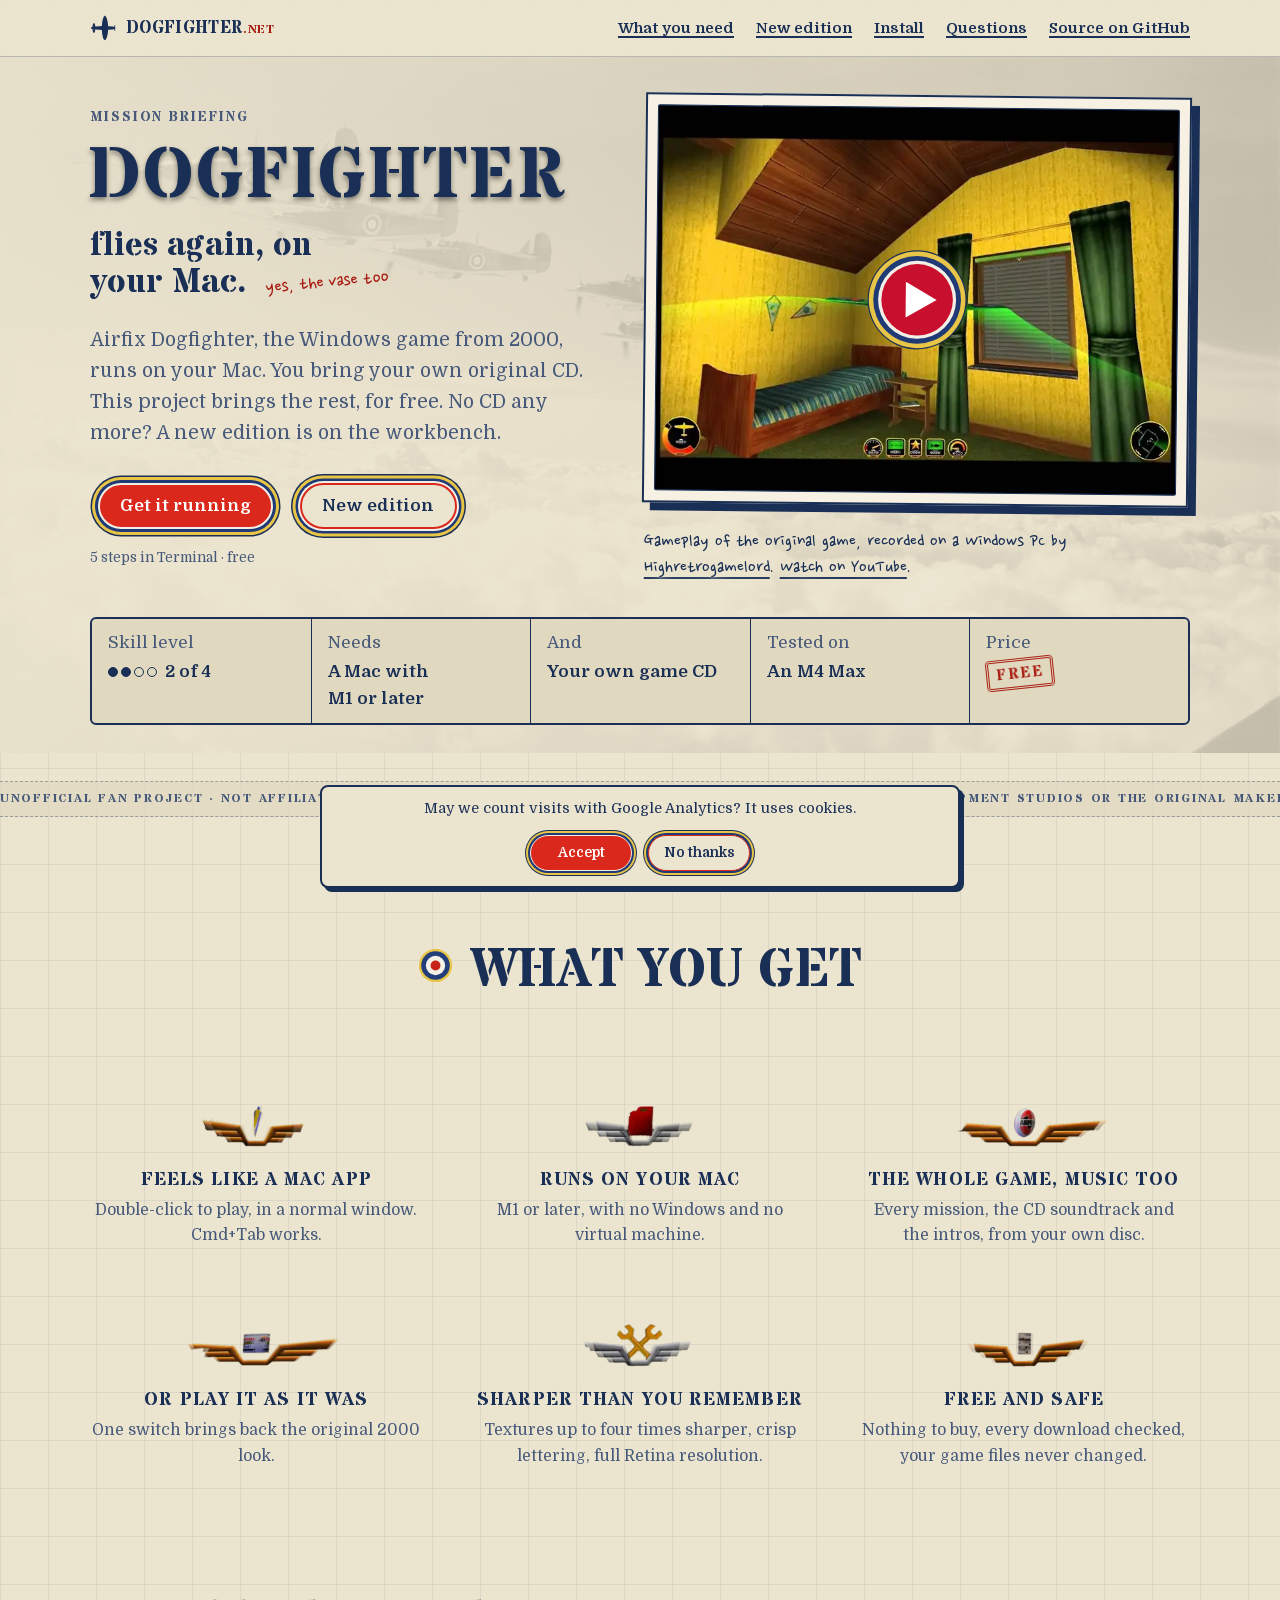
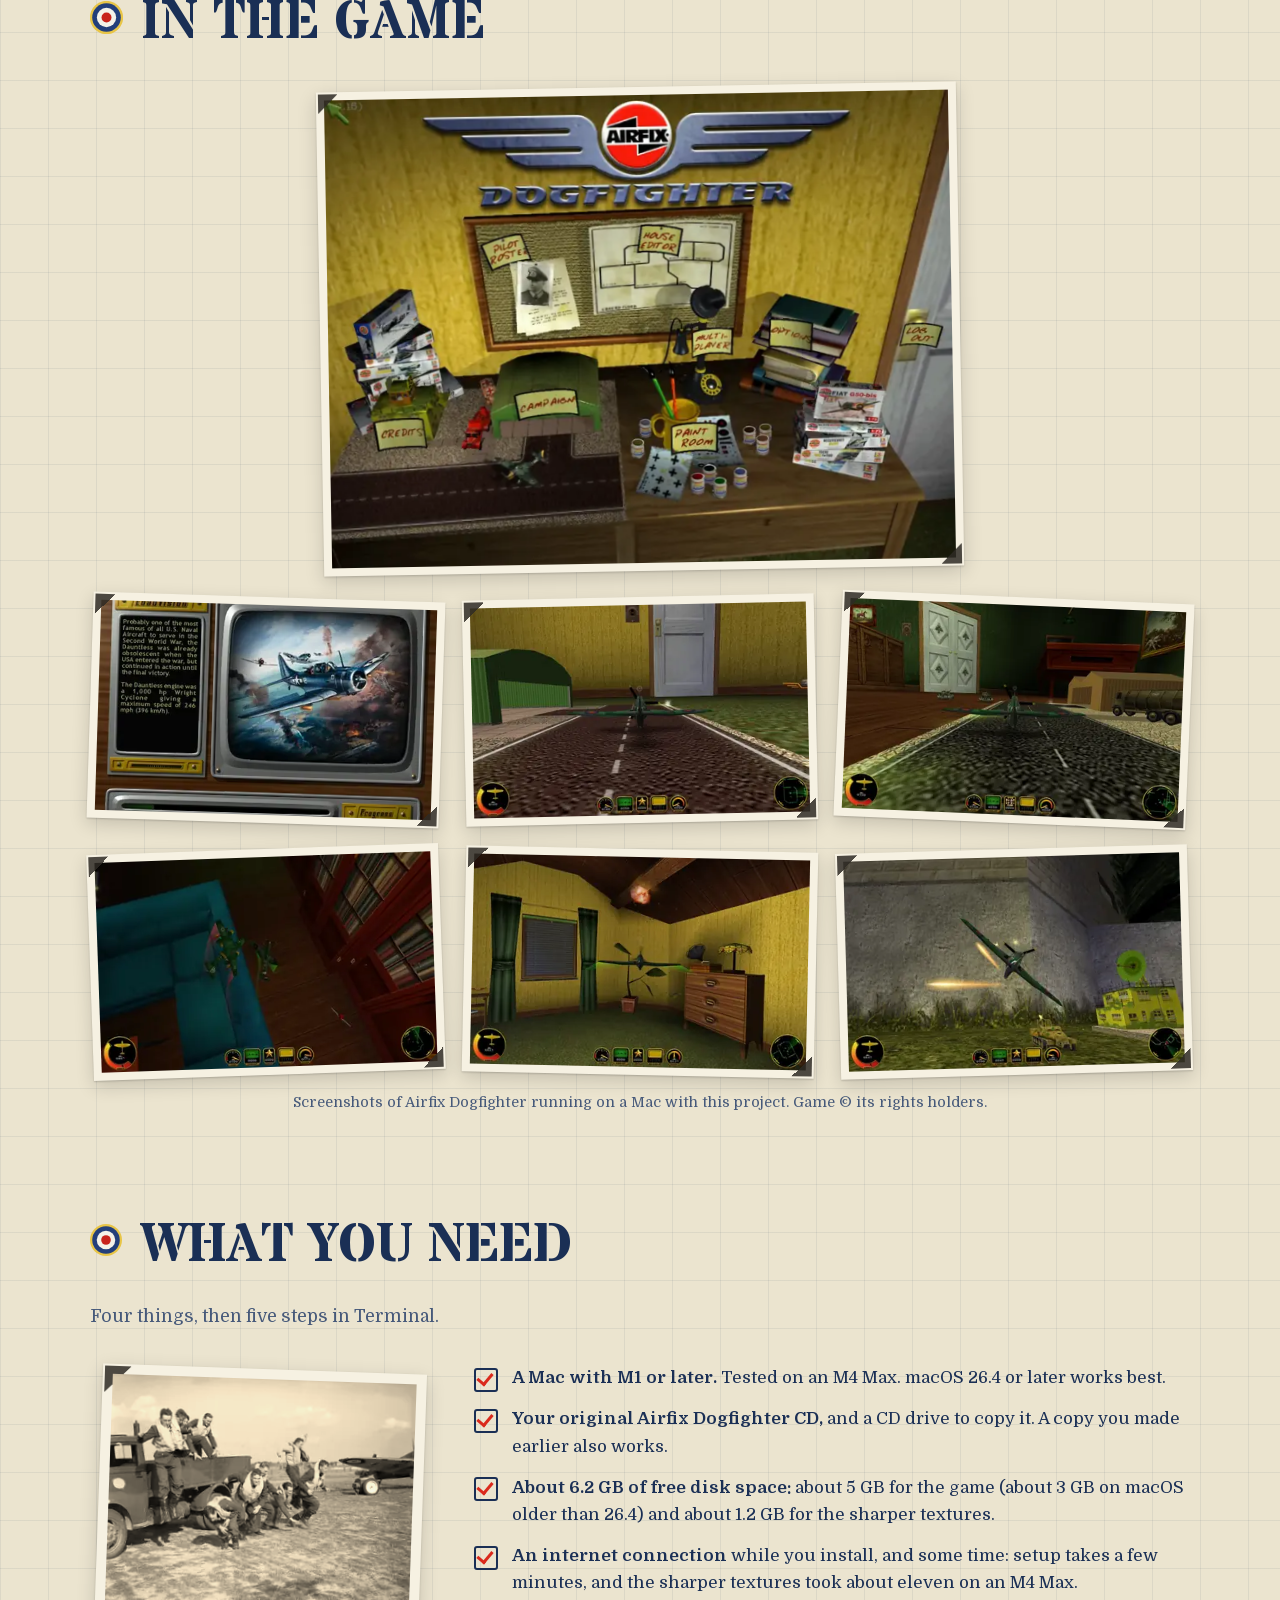
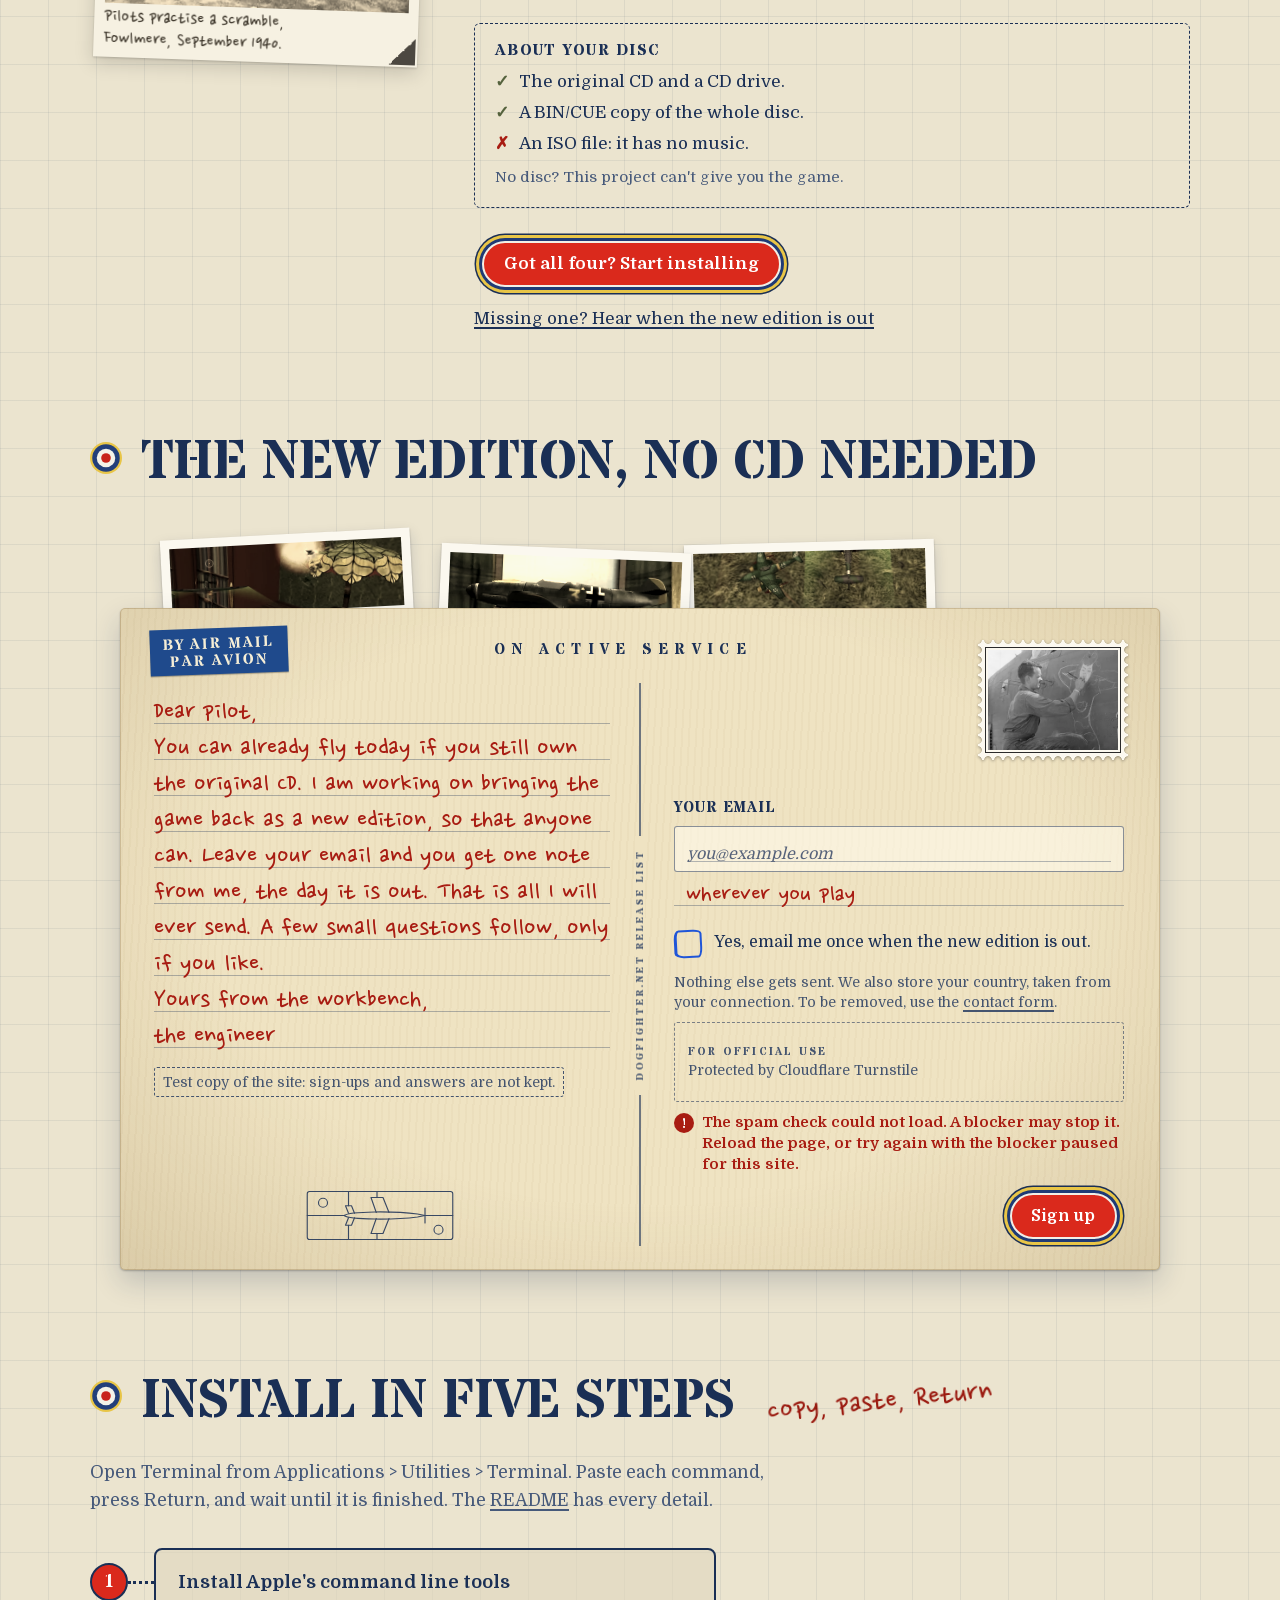
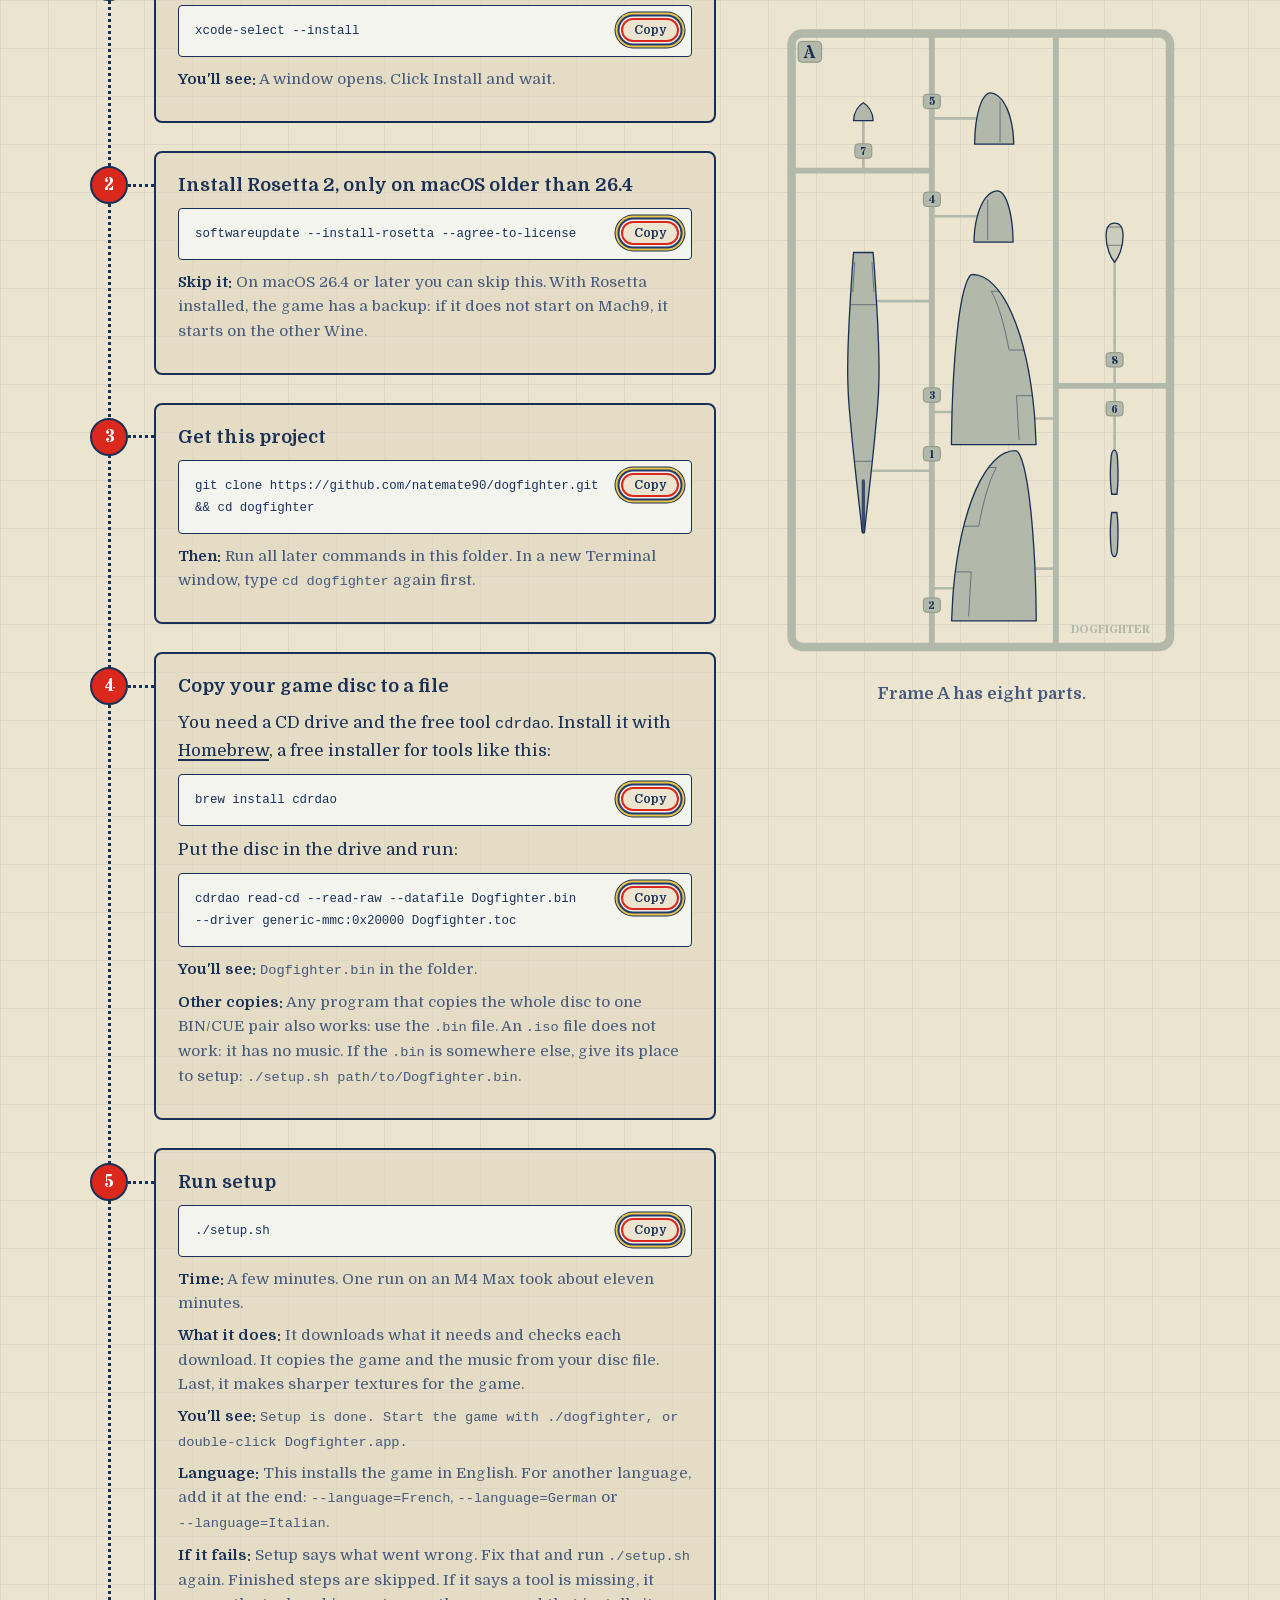
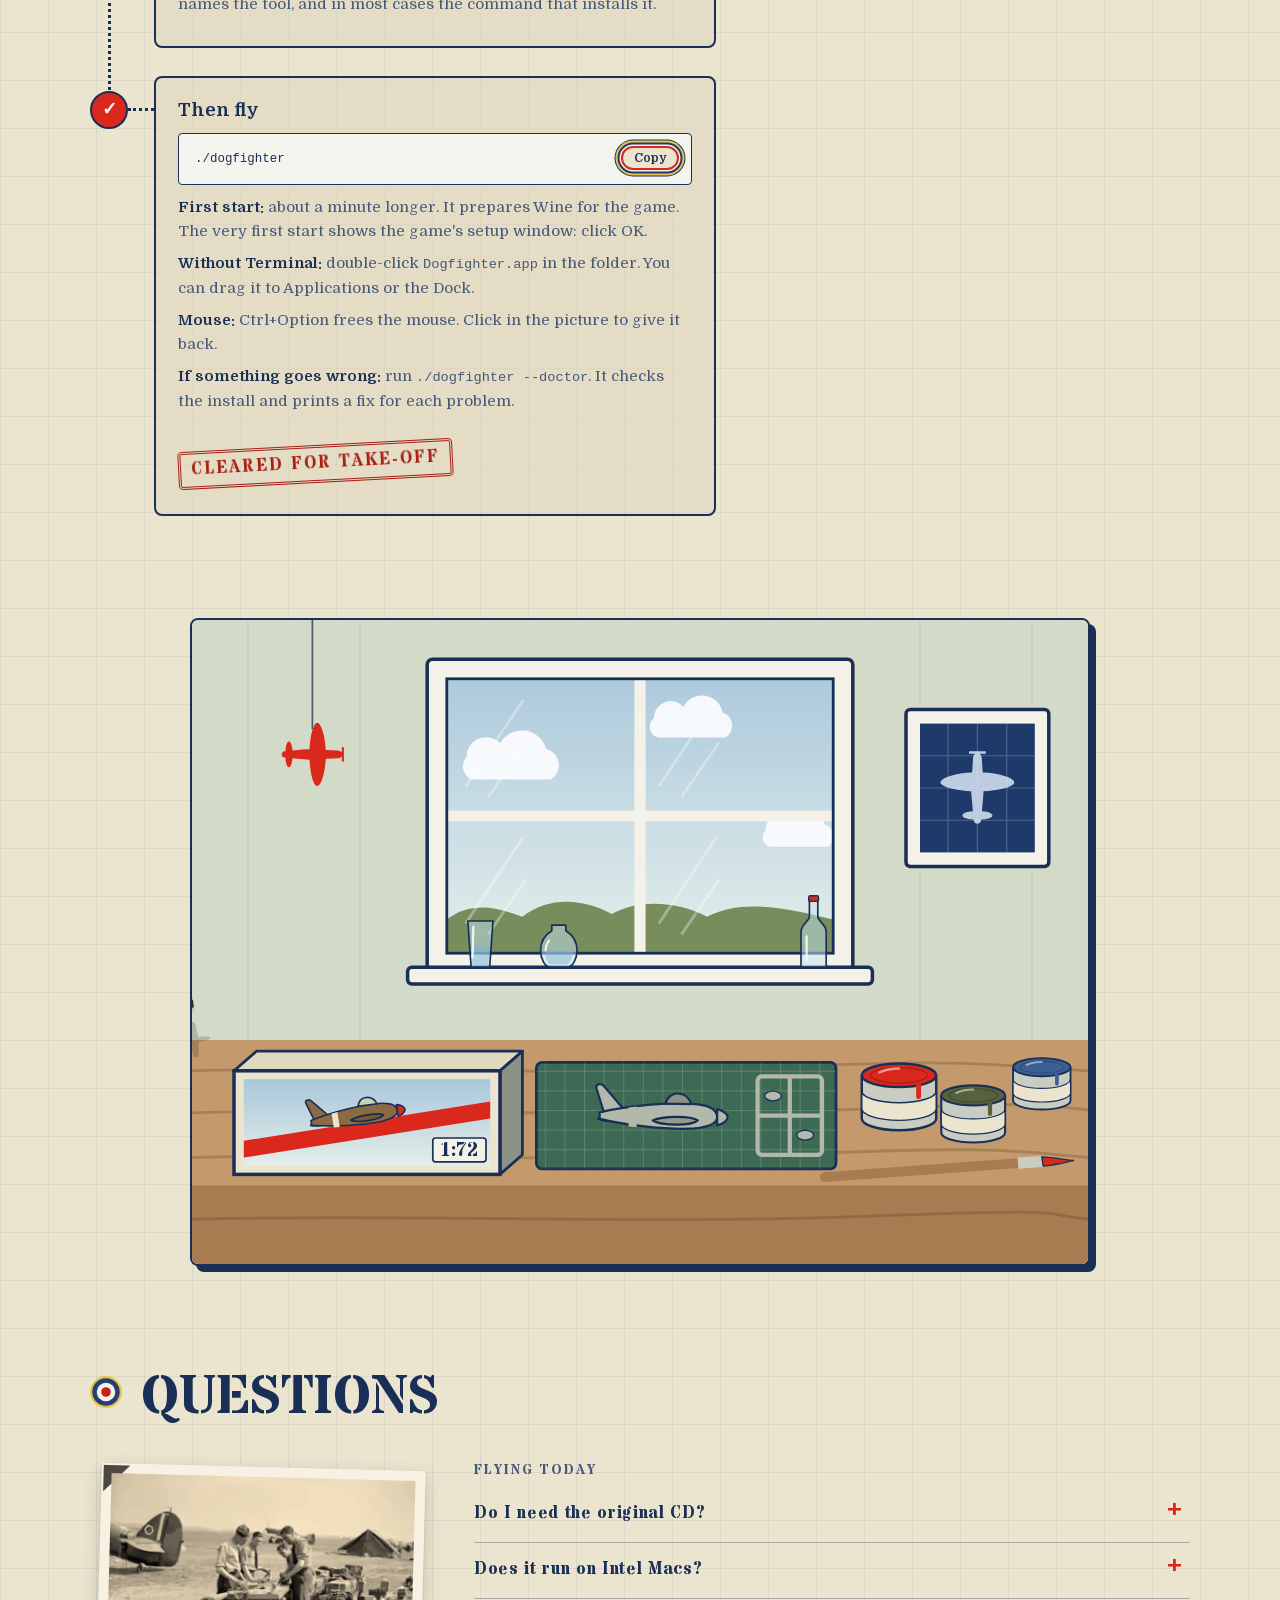
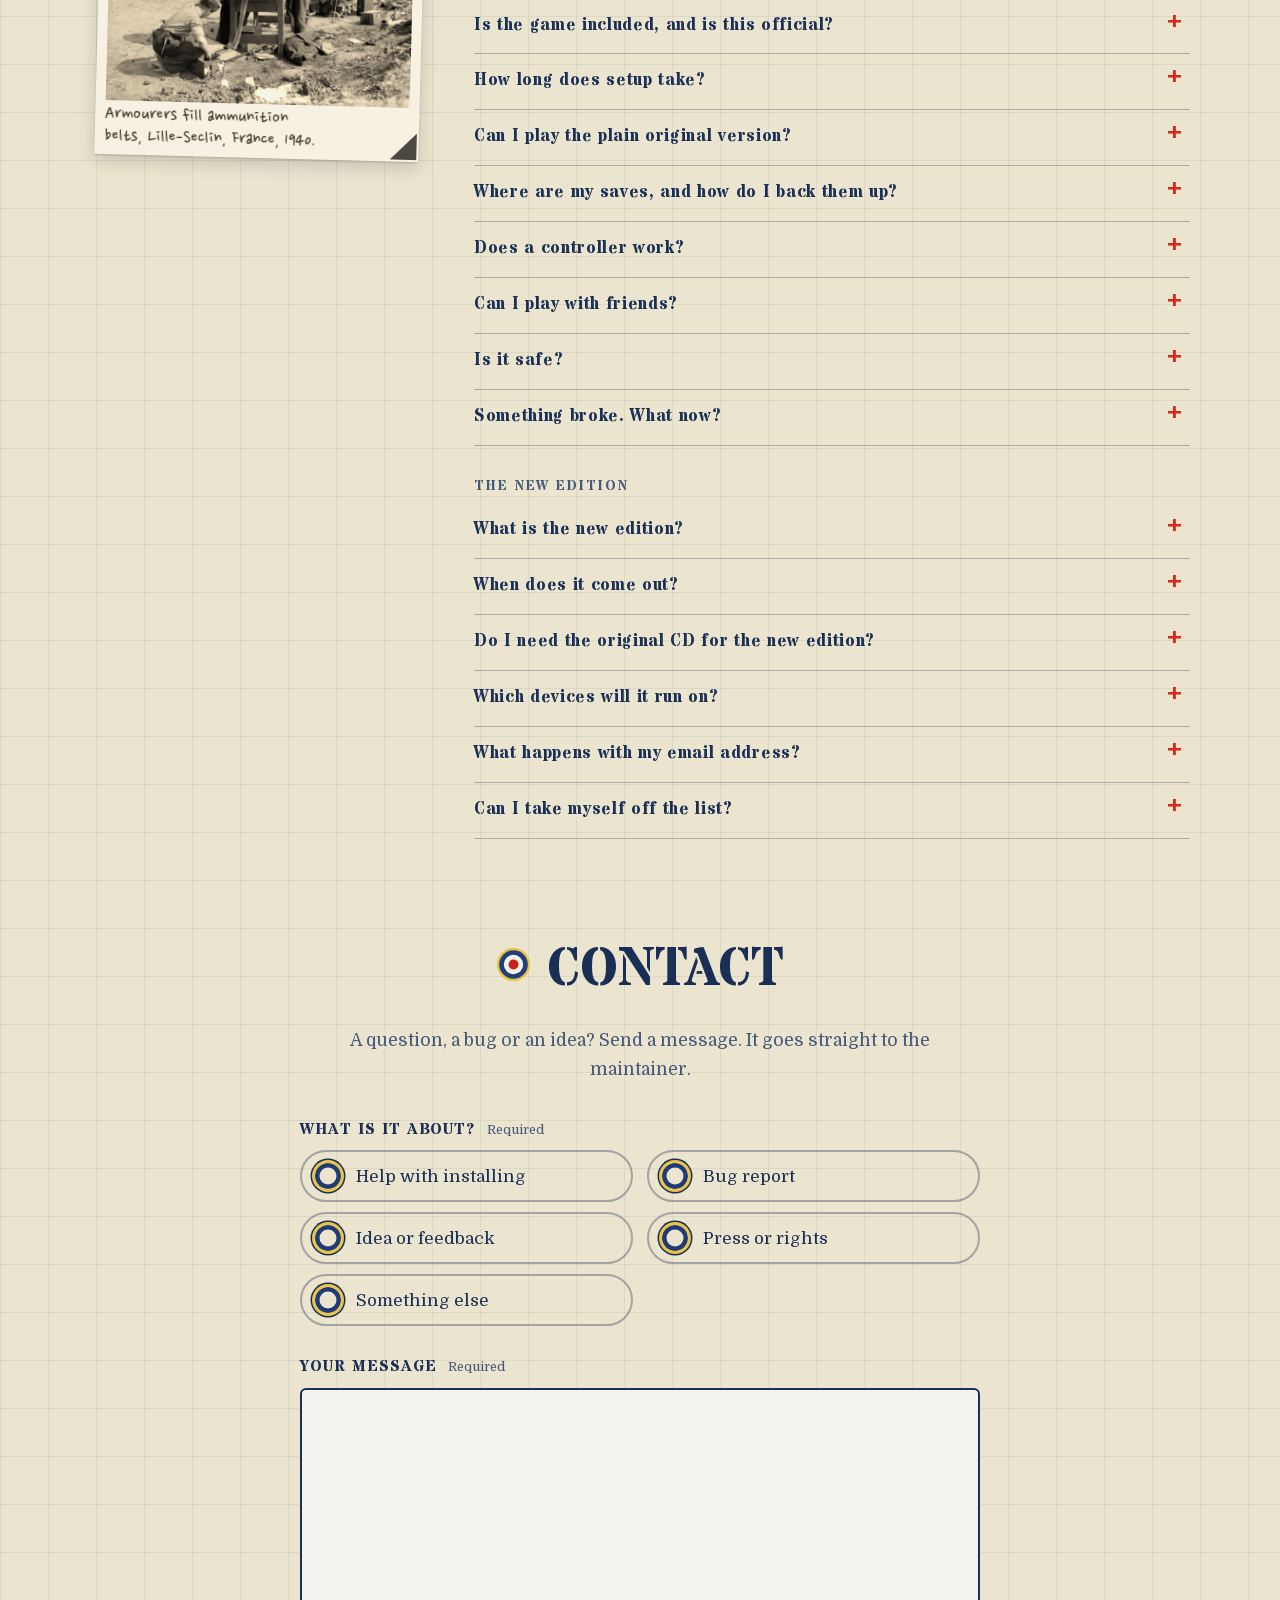
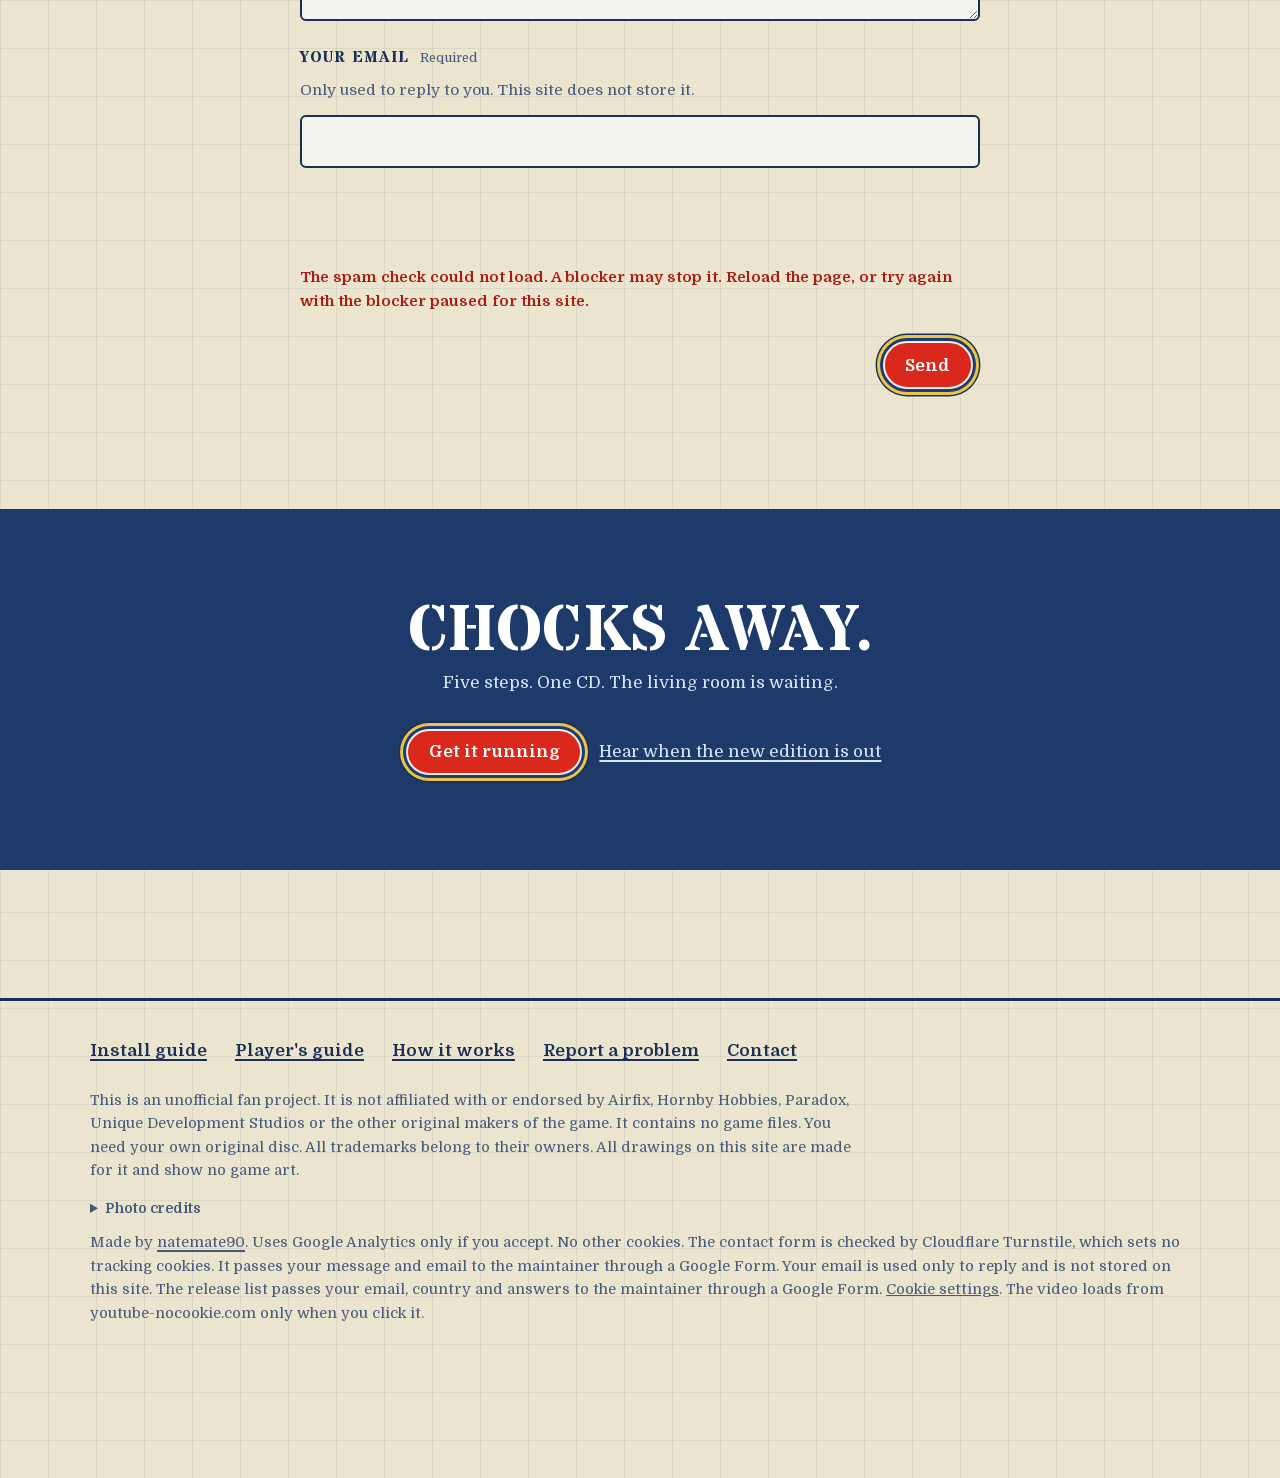
<file: site/index.html>
<!doctype html>
<html lang="en">
<head>
<meta charset="utf-8">
<meta name="viewport" content="width=device-width, initial-scale=1">
<title>Dogfighter for Apple Silicon: play Airfix Dogfighter on your Mac</title>
<meta name="description" content="Play Airfix Dogfighter (2000) on a Mac with Apple Silicon from your own original CD, in five free Terminal steps. Sign up to hear when the new edition is out. Unofficial fan project, no game files.">
<meta name="color-scheme" content="light dark">
<meta name="theme-color" content="#ebe4cf" media="(prefers-color-scheme: light)">
<meta name="theme-color" content="#121b2a" media="(prefers-color-scheme: dark)">
<link rel="icon" href="/favicon.ico" sizes="16x16 32x32 48x48">
<link rel="icon" href="/favicon.svg" sizes="any" type="image/svg+xml">
<link rel="icon" href="/favicon-32.png" sizes="32x32" type="image/png">
<link rel="icon" href="/favicon-48.png" sizes="48x48" type="image/png">
<link rel="icon" href="/favicon-96.png" sizes="96x96" type="image/png">
<link rel="icon" href="/favicon-192.png" sizes="192x192" type="image/png">
<link rel="apple-touch-icon" href="/apple-touch-icon.png" sizes="180x180">
<link rel="manifest" href="/site.webmanifest">
<link rel="canonical" href="https://dogfighter.net/">
<link rel="alternate" type="text/plain" href="https://dogfighter.net/llms.txt" title="llms.txt">
<meta name="robots" content="index, follow">
<meta property="og:type" content="website">
<meta property="og:url" content="https://dogfighter.net/">
<meta property="og:site_name" content="Dogfighter for Apple Silicon">
<meta property="og:title" content="Dogfighter for Apple Silicon: play Airfix Dogfighter on your Mac">
<meta property="og:description" content="Play Airfix Dogfighter (2000) on a Mac with Apple Silicon from your own original CD, in five free Terminal steps. Sign up to hear when the new edition is out. Unofficial fan project, no game files.">
<meta property="og:image" content="https://dogfighter.net/og.png">
<meta property="og:image:width" content="1200">
<meta property="og:image:height" content="630">
<meta property="og:image:alt" content="A toy fighter plane drawn over a map grid, with the words Dogfighter for Apple Silicon.">
<meta name="twitter:card" content="summary_large_image">
<meta name="twitter:title" content="Dogfighter for Apple Silicon: play Airfix Dogfighter on your Mac">
<meta name="twitter:description" content="Play Airfix Dogfighter (2000) on a Mac with Apple Silicon from your own original CD, in five free Terminal steps. Sign up to hear when the new edition is out. Unofficial fan project, no game files.">
<meta name="twitter:image" content="https://dogfighter.net/og.png">
<script type="application/ld+json">
{
 "@context": "https://schema.org",
 "@type": "WebSite",
 "name": "Dogfighter for Apple Silicon",
 "url": "https://dogfighter.net/",
 "inLanguage": "en"
}
</script>
<script type="application/ld+json">
{
 "@context": "https://schema.org",
 "@type": "SoftwareApplication",
 "name": "Dogfighter for Apple Silicon",
 "description": "Setup tools that run Airfix Dogfighter (2000) on a Mac with Apple Silicon from your own original CD.",
 "url": "https://dogfighter.net/",
 "operatingSystem": "macOS (Apple Silicon, M1 or later)",
 "applicationCategory": "GameApplication",
 "isAccessibleForFree": true,
 "offers": {
  "@type": "Offer",
  "price": "0",
  "priceCurrency": "USD"
 },
 "codeRepository": "https://github.com/natemate90/dogfighter",
 "author": {
  "@type": "Person",
  "name": "natemate90",
  "url": "https://github.com/natemate90"
 }
}
</script>
<script type="application/ld+json">
{
 "@context": "https://schema.org",
 "@type": "HowTo",
 "name": "Install Airfix Dogfighter on a Mac with Apple Silicon",
 "supply": [
  {
   "@type": "HowToSupply",
   "name": "A Mac with M1 or later"
  },
  {
   "@type": "HowToSupply",
   "name": "Your original Airfix Dogfighter CD and a CD drive, or a BIN/CUE copy of it"
  },
  {
   "@type": "HowToSupply",
   "name": "About 6.2 GB of free disk space"
  }
 ],
 "tool": [
  {
   "@type": "HowToTool",
   "name": "Terminal"
  },
  {
   "@type": "HowToTool",
   "name": "Homebrew"
  }
 ],
 "step": [
  {
   "@type": "HowToStep",
   "position": 1,
   "name": "Install Apple's command line tools",
   "text": "Run: xcode-select --install. A window opens. Click Install and wait.",
   "url": "https://dogfighter.net/#install"
  },
  {
   "@type": "HowToStep",
   "position": 2,
   "name": "Install Rosetta 2, only on macOS older than 26.4",
   "text": "Run: softwareupdate --install-rosetta --agree-to-license. On macOS 26.4 or later you can skip this.",
   "url": "https://dogfighter.net/#install"
  },
  {
   "@type": "HowToStep",
   "position": 3,
   "name": "Get this project",
   "text": "Run: git clone https://github.com/natemate90/dogfighter.git && cd dogfighter. Run all later commands in this folder.",
   "url": "https://dogfighter.net/#install"
  },
  {
   "@type": "HowToStep",
   "position": 4,
   "name": "Copy your game disc to a file",
   "text": "Run: brew install cdrdao, then: cdrdao read-cd --read-raw --datafile Dogfighter.bin --driver generic-mmc:0x20000 Dogfighter.toc. This makes Dogfighter.bin. A BIN/CUE copy of the whole disc also works; an ISO does not, because it has no music.",
   "url": "https://dogfighter.net/#install"
  },
  {
   "@type": "HowToStep",
   "position": 5,
   "name": "Run setup",
   "text": "Run: ./setup.sh. Setup takes a few minutes. It downloads what it needs, copies the game and music from your disc file and makes sharper textures. If a step fails, fix what it names and run ./setup.sh again.",
   "url": "https://dogfighter.net/#install"
  },
  {
   "@type": "HowToStep",
   "position": 6,
   "name": "Play",
   "text": "Run: ./dogfighter. Or double-click Dogfighter.app. Ctrl+Option frees the mouse.",
   "url": "https://dogfighter.net/#install"
  }
 ]
}
</script>
<link rel="preload" href="fonts/domine-latin.woff2" as="font" type="font/woff2" crossorigin>
<link rel="preload" href="fonts/stardos-stencil-700-latin.woff2" as="font" type="font/woff2" crossorigin>
<link rel="stylesheet" href="style.css">
</head>
<body>
<a class="skip" href="#top">Skip to content</a>

<header class="topbar" id="topbar">
  <div class="wrap topbar-in">
    <a class="brand" href="#top">
      <svg viewBox="0 0 32 32" aria-hidden="true"><use href="#mini-plane"/></svg>
      <span class="wordmark">Dogfighter<small>.net</small></span>
    </a>
    <nav class="topnav" aria-label="Sections">
      <a href="#needs">What you need</a>
      <a href="#release" data-release-cta="nav">New edition</a>
      <a href="#install">Install</a>
      <a href="#questions">Questions</a>
      <a href="https://github.com/natemate90/dogfighter">Source on GitHub</a>
    </nav>
    <a class="button small top-cta" href="#install"><span class="label-long">Get it running</span><span class="label-short">Install</span></a>
    <button class="menu-btn" type="button" aria-label="Open menu" aria-expanded="false" aria-controls="menu"><span aria-hidden="true"></span></button>
  </div>
</header>
<div class="menu" id="menu" role="dialog" aria-modal="true" aria-label="Menu" hidden>
  <p class="brand menu-brand"><svg viewBox="0 0 32 32" aria-hidden="true"><use href="#mini-plane"/></svg><span class="wordmark">Dogfighter<small>.net</small></span></p>
  <button class="menu-close" type="button" aria-label="Close menu">&times;</button>
  <nav aria-label="Menu">
    <a href="#screens">In the game</a>
    <a href="#needs">What you need</a>
    <a href="#release" data-release-cta="menu">New edition</a>
    <a href="#install">Install</a>
    <a href="#questions">Questions</a>
    <a href="https://github.com/natemate90/dogfighter">Source on GitHub</a>
    <a class="quiet" href="#contact">Contact</a>
  </nav>
</div>

<main id="top" tabindex="-1">

<section class="hero wrap" aria-labelledby="title">
  <img class="hero-photo" src="img/sky-800.webp" srcset="img/sky-800.webp 800w, img/sky-1600.webp 1600w" sizes="100vw" width="1600" height="1181" alt="" fetchpriority="high">
  <div class="hero-text">
    <p class="kicker">Mission briefing</p>
    <h1 id="title"><span class="t1">Dogfighter</span><span class="t2">flies again, on <span class="tail">your Mac. <span class="note">yes, the vase too</span></span></span></h1>
    <p class="lede">Airfix Dogfighter, the Windows game from 2000, runs on your Mac. You bring your own original CD. This project brings the rest, for free. No CD any more? A new edition is on the&nbsp;workbench.</p>
    <p class="cta"><a class="button" href="#install" data-cta="hero">Get it running</a><a class="button ghost" href="#release" data-release-cta="hero">New edition</a></p>
    <p class="cta-note"><span class="nowrap">5 steps in Terminal</span> · <span class="nowrap">free</span></p>
  </div>
  <div class="hero-video">
    <div class="hero-frame">
      <a class="yt hero-yt" href="https://www.youtube.com/watch?v=vuBLQVUCmEY" data-id="vuBLQVUCmEY" data-title="Airfix Dogfighter for PC, gameplay video" aria-label="Play the video Airfix Dogfighter for PC, gameplay video. This loads YouTube.">
        <img class="yt-thumb" src="img/video-poster-640.webp" srcset="img/video-poster-640.webp 640w, img/video-poster-960.webp 960w, img/video-poster-1280.webp 1280w" sizes="(min-width: 1180px) 680px, (min-width: 981px) calc(69vw - 137px), calc(122vw - 48px)" width="1280" height="720" alt="" decoding="async">
        <svg class="yt-art" viewBox="0 0 640 360" aria-hidden="true"><g class="yt-play" transform="translate(320 180)"><circle class="ring-edge" r="61"/><circle class="ring-yellow" r="59.5"/><circle class="ring-blue" r="54"/><circle class="ring-white" r="48"/><circle class="ring-red" r="44"/><path d="M-14-22L24 0L-14 22Z"/></g></svg>
      </a>
    </div>
    <p class="hero-credit">Gameplay of the original game, recorded on a Windows PC by <a href="https://www.youtube.com/@Highretrogamelord">Highretrogamelord</a>. <a href="https://www.youtube.com/watch?v=vuBLQVUCmEY">Watch on YouTube</a>.</p>
  </div>
  <dl class="kitbox" aria-label="About this kit">
    <div><dt>Skill level</dt><dd><span class="pips" aria-hidden="true"><i class="on"></i><i class="on"></i><i></i><i></i></span> 2 of 4</dd></div>
    <div><dt>Needs</dt><dd>A Mac with M1 or later</dd></div>
    <div><dt>And</dt><dd>Your own game CD</dd></div>
    <div><dt>Tested on</dt><dd>An M4 Max</dd></div>
    <div><dt>Price</dt><dd><span class="stamp small" style="--stamp-tilt: -6deg">Free</span></dd></div>
  </dl>
</section>

<aside class="notice" aria-label="Disclaimer">
  <div class="notice-track">
    <p class="notice-text">Unofficial fan project · Not affiliated with or endorsed by Airfix, Hornby Hobbies, Paradox, Unique Development Studios or the original makers · Contains no game files · Your own original disc required · All trademarks belong to their owners</p>
    <p class="notice-text" aria-hidden="true">Unofficial fan project · Not affiliated with or endorsed by Airfix, Hornby Hobbies, Paradox, Unique Development Studios or the original makers · Contains no game files · Your own original disc required · All trademarks belong to their owners</p>
  </div>
</aside>

<section class="sheet wrap usps" id="why" aria-labelledby="why-h">
  <div class="sec-head">
  <h2 id="why-h">What you get</h2>
  </div>
  <ul class="usp-grid">
    <li class="usp-tile" style="--i: 0; --m: 1">
      <span class="usp-ico mv mv-wobble" data-turn="glue" style="--ar: 344 / 112"><img src="img/pickups/glue.webp" width="344" height="112" alt="" loading="lazy" decoding="async"></span>
      <h3>Feels like a Mac app</h3>
      <p>Double-click to play, in a normal window. Cmd+Tab works.</p>
    </li>
    <li class="usp-tile" style="--i: 1; --m: 3">
      <span class="usp-ico mv mv-fly" data-turn="fuel" style="--ar: 344 / 112"><img src="img/pickups/fuel.webp" width="344" height="112" alt="" loading="lazy" decoding="async"></span>
      <h3>Runs on your Mac</h3>
      <p>M1 or later, with no Windows and no virtual machine.</p>
    </li>
    <li class="usp-tile" style="--i: 2; --m: 2">
      <span class="usp-ico mv mv-drop" data-turn="kit" style="--ar: 344 / 112"><img src="img/pickups/kit.webp" width="344" height="112" alt="" loading="lazy" decoding="async"></span>
      <h3>The whole game, music too</h3>
      <p>Every mission, the CD soundtrack and the intros, from your own disc.</p>
    </li>
    <li class="usp-tile" style="--i: 3; --m: 5">
      <span class="usp-ico mv mv-tip" data-turn="paint" style="--ar: 344 / 112"><img src="img/pickups/paint.webp" width="344" height="112" alt="" loading="lazy" decoding="async"></span>
      <h3>Or play it as it was</h3>
      <p>One switch brings back the original 2000 look.</p>
    </li>
    <li class="usp-tile" style="--i: 4; --m: 4">
      <span class="usp-ico mv mv-grow" data-turn="repairs" style="--ar: 344 / 112"><img src="img/pickups/repairs.webp" width="344" height="112" alt="" loading="lazy" decoding="async"></span>
      <h3>Sharper than you remember</h3>
      <p>Textures up to four times sharper, crisp lettering, full Retina resolution.</p>
    </li>
    <li class="usp-tile" style="--i: 5; --m: 6">
      <span class="usp-ico mv mv-grow" data-turn="plans" style="--ar: 344 / 112"><img src="img/pickups/plans.webp" width="344" height="112" alt="" loading="lazy" decoding="async"></span>
      <h3>Free and safe</h3>
      <p>Nothing to buy, every download checked, your game files never changed.</p>
    </li>
  </ul>
</section>

<section class="sheet wrap" id="screens" aria-labelledby="screens-h">
  <div class="sec-head">
  <h2 id="screens-h">In the game</h2>
  </div>
  <figure class="shots">
    <ul class="shot-grid">
      <li><a class="shot" href="img/game/menu-1600.webp" data-index="0"><img src="img/game/menu-800.webp" srcset="img/game/menu-400.webp 400w, img/game/menu-720.webp 720w, img/game/menu-800.webp 800w, img/game/menu-1600.webp 1600w" sizes="(min-width: 761px) 624px, calc(92vw - 10px)" width="1600" height="1201" alt="The game's main menu: a desk with model kit boxes, paint tins, a telephone and a pin board, each one a menu sign." loading="lazy" decoding="async"></a></li>
      <li><a class="shot" href="img/game/loading-1600.webp" data-index="1"><img src="img/game/loading-800.webp" srcset="img/game/loading-400.webp 400w, img/game/loading-720.webp 720w, img/game/loading-800.webp 800w, img/game/loading-1600.webp 1600w" sizes="(min-width: 1180px) 336px, (min-width: 761px) calc(31vw - 30px), calc(46vw - 15px)" width="1600" height="1201" alt="A loading screen styled as an old television, showing a painting of a Dauntless dive bomber and a short history of the plane." loading="lazy" decoding="async"></a></li>
      <li><a class="shot" href="img/game/kids-room-1600.webp" data-index="2"><img src="img/game/kids-room-800.webp" srcset="img/game/kids-room-400.webp 400w, img/game/kids-room-720.webp 720w, img/game/kids-room-800.webp 800w, img/game/kids-room-1600.webp 1600w" sizes="(min-width: 1180px) 336px, (min-width: 761px) calc(31vw - 30px), calc(46vw - 15px)" width="1600" height="1000" alt="A Spitfire on a toy runway in the kids' room, in front of a toy hangar and a white door, with the sharper textures." loading="lazy" decoding="async"></a></li>
      <li><a class="shot" href="img/game/living-room-1600.webp" data-index="3"><img src="img/game/living-room-800.webp" srcset="img/game/living-room-400.webp 400w, img/game/living-room-720.webp 720w, img/game/living-room-800.webp 800w, img/game/living-room-1600.webp 1600w" sizes="(min-width: 1180px) 336px, (min-width: 761px) calc(31vw - 30px), calc(46vw - 15px)" width="1600" height="1000" alt="A Spitfire on the toy runway in the living room, beside toy tanks, a fuel truck and a wooden sideboard, with the sharper textures." loading="lazy" decoding="async"></a></li>
      <li><a class="shot" href="img/game/sofa-1600.webp" data-index="4"><img src="img/game/sofa-800.webp" srcset="img/game/sofa-400.webp 400w, img/game/sofa-720.webp 720w, img/game/sofa-800.webp 800w, img/game/sofa-1600.webp 1600w" sizes="(min-width: 1180px) 336px, (min-width: 761px) calc(31vw - 30px), calc(46vw - 15px)" width="1600" height="1001" alt="Top-down view of a Stuka and a Spitfire turning over a blue sofa beside a bookcase." loading="lazy" decoding="async"></a></li>
      <li><a class="shot" href="img/game/explosion-1600.webp" data-index="5"><img src="img/game/explosion-800.webp" srcset="img/game/explosion-400.webp 400w, img/game/explosion-720.webp 720w, img/game/explosion-800.webp 800w, img/game/explosion-1600.webp 1600w" sizes="(min-width: 1180px) 336px, (min-width: 761px) calc(31vw - 30px), calc(46vw - 15px)" width="1600" height="1001" alt="Wide view of the kids' room: a fighter flies past a plant and a chest of drawers as a shell bursts by the ceiling beam." loading="lazy" decoding="async"></a></li>
      <li><a class="shot" href="img/game/backyard-1600.webp" data-index="6"><img src="img/game/backyard-800.webp" srcset="img/game/backyard-400.webp 400w, img/game/backyard-720.webp 720w, img/game/backyard-800.webp 800w, img/game/backyard-1600.webp 1600w" sizes="(min-width: 1180px) 336px, (min-width: 761px) calc(31vw - 30px), calc(46vw - 15px)" width="1600" height="1000" alt="Outdoors in the backyard: a Typhoon fires tracers past the house wall, with a toy half-track and a yellow toy building below." loading="lazy" decoding="async"></a></li>
    </ul>
    <figcaption>Screenshots of Airfix Dogfighter running on a Mac with this project. Game &copy; its rights holders.</figcaption>
  </figure>
</section>

<dialog class="viewer" id="viewer" aria-label="Screenshot viewer">
  <figure class="viewer-figure">
    <img class="viewer-img" alt="">
    <figcaption class="viewer-caption"></figcaption>
  </figure>
  <button class="viewer-btn viewer-prev" type="button" aria-label="Previous screenshot">&lsaquo;</button>
  <button class="viewer-btn viewer-next" type="button" aria-label="Next screenshot">&rsaquo;</button>
  <button class="viewer-btn viewer-close" type="button" aria-label="Close">&times;</button>
</dialog>


<section class="sheet wrap" id="needs" aria-labelledby="needs-h">
  <div class="sec-head">
  <h2 id="needs-h">What you need</h2>
  <p class="intro">Four things, then five steps in Terminal.</p>
  </div>
  <div class="with-photo flip">
  <figure class="photo" style="--tilt: 2deg">
    <img src="img/scramble.webp" srcset="img/scramble-320.webp 320w, img/scramble-640.webp 640w, img/scramble.webp 900w" sizes="(min-width: 981px) 304px, (min-width: 761px) calc(92vw - 36px), calc(92vw - 32px)" width="900" height="677" alt="RAF pilots in life jackets jump from the back of a truck and run towards a fighter." loading="lazy" decoding="async">
    <figcaption>Pilots practise a scramble, Fowlmere, September 1940.</figcaption>
  </figure>
  <div>
  <ul class="checklist">
    <li><strong>A Mac with M1 or later.</strong> Tested on an M4 Max. macOS 26.4 or later works best.</li>
    <li><strong>Your original Airfix Dogfighter CD,</strong> and a CD drive to copy it. A copy you made earlier also works.</li>
    <li><strong>About 6.2 GB of free disk space:</strong> about 5 GB for the game (about 3 GB on macOS older than 26.4) and about 1.2 GB for the sharper textures.</li>
    <li><strong>An internet connection</strong> while you install, and some time: setup takes a few minutes, and the sharper textures took about eleven on an M4 Max.</li>
  </ul>
  <div class="disc">
    <h3>About your disc</h3>
    <ul>
      <li class="ok">The original CD and a CD drive.</li>
      <li class="ok">A BIN/CUE copy of the whole disc.</li>
      <li class="no">An ISO file: it has no music.</li>
    </ul>
    <p>No disc? This project can't give you the game.</p>
  </div>
  <p class="cta"><a class="button" href="#install" data-cta="checklist">Got all four? Start installing</a> <a href="#release" data-release-cta="needs">Missing one? Hear when the new edition is&nbsp;out</a></p>
  </div>
  </div>
</section>

<section class="sheet wrap" id="release" aria-labelledby="release-h">
  <div class="sec-head">
  <h2 id="release-h">The new edition, no CD needed</h2>
  </div>
  <div class="pc-scene">
  <div class="postcard" id="release-card">
    <div class="pc-fronts" aria-hidden="true">
      <div class="pc-f1"><img src="img/postcard-study-lamp.webp" width="464" height="136" alt="" loading="lazy" decoding="async"></div>
      <div class="pc-f2"><img src="img/postcard-bf109-window.webp" width="464" height="136" alt="" loading="lazy" decoding="async"></div>
      <div class="pc-f3"><img src="img/postcard-backyard-fw190.webp" width="464" height="136" alt="" loading="lazy" decoding="async"></div>
    </div>
    <div class="pc-top" aria-hidden="true">
      <p class="pc-air">By air mail<br>Par avion</p>
      <p class="pc-oas">On active service</p>
    </div>
    <div class="pc-corner">
      <div class="pc-stamp-wrap"><div class="pc-stamp"><img src="img/stamp-painter.webp" width="300" height="240" alt="A stamp with a photo of a crewman painting a figure on a bomber's nose." loading="lazy" decoding="async"></div></div>
      <svg class="pc-pm" viewBox="0 0 260 120" role="img" aria-label="Postmark: Dogfighter field post, on the list" hidden>
        <defs><path id="pm-top" d="M25.4,80 A40,40 0 1,1 94.6,80"/><path id="pm-bot" d="M29.8,98.6 A49,49 0 0,0 90.2,98.6"/></defs>
        <circle class="pm-r1" cx="60" cy="60" r="55"/><circle class="pm-r2" cx="60" cy="60" r="51.5"/><circle class="pm-r3" cx="60" cy="60" r="36"/>
        <text class="pm-rim"><textPath href="#pm-top" textLength="162" lengthAdjust="spacing">DOGFIGHTER FIELD POST</textPath></text>
        <text class="pm-rim pm-b"><textPath href="#pm-bot" textLength="60" lengthAdjust="spacing">ON THE LIST</textPath></text>
        <circle class="pm-dot" cx="26.8" cy="88.9" r="2"/><circle class="pm-dot" cx="93.2" cy="88.9" r="2"/>
        <path class="pm-r3" d="M25,52 H95 M25.4,70 H94.6"/>
        <text class="pm-sm" x="60" y="46">POSTED</text><text class="pm-date" x="60" y="65.5"></text>
        <path class="pm-wave" d="M118,34 q8,-6 16,0 t16,0 t16,0 t16,0 t16,0 t14,0 M118,44 q8,-6 16,0 t16,0 t16,0 t16,0 t16,0 t14,0 M118,54 q8,-6 16,0 t16,0 t16,0 t16,0 t16,0 t14,0 M118,64 q8,-6 16,0 t16,0 t16,0 t16,0 t16,0 t14,0 M118,74 q8,-6 16,0 t16,0 t16,0 t16,0 t16,0 t14,0 M118,84 q8,-6 16,0 t16,0 t16,0 t16,0 t16,0 t14,0"/>
      </svg>
    </div>
    <div class="pc-msg">
      <div class="pc-note">
        <p>Dear pilot,</p>
        <p id="release-letter">You can already fly today if you still own the original CD. I am working on bringing the game back as a new edition, so that anyone can. Leave your email and you get one note from me, the day it is out. That is all I will ever send. A few small questions follow, only if you like.</p>
        <p>Yours from the workbench,</p>
        <p>the engineer</p>
      </div>
      <p class="pc-small pc-test" id="release-test" hidden>Test copy of the site: sign-ups and answers are not kept.</p>
      <svg class="pc-kit" viewBox="0 0 200 70" aria-hidden="true">
        <rect x="3" y="3" width="194" height="64" rx="3"/>
        <path d="M52,35 C60,29 120,29 150,33 L160,35 L150,37 C120,41 60,41 52,35 Z"/>
        <path d="M95,31 L88,11 L104,11 L112,31 M95,39 L88,59 L104,59 L112,39"/>
        <path d="M58,32 L54,22 L62,22 L66,32 M58,38 L54,48 L62,48 L66,38"/>
        <path d="M160,25 L160,45 M96,3 L96,11 M96,59 L96,67 M3,35 L52,35 M160,35 L197,35 M58,3 L58,22 M58,48 L58,67"/>
        <circle cx="24" cy="18" r="6"/><circle cx="178" cy="54" r="6"/>
      </svg>
      <p class="pc-imprint" aria-hidden="true">Dogfighter.net release list</p>
    </div>
    <div class="pc-adr">
      <form class="pc-form" id="release-form" novalidate>
        <div class="pc-fld">
          <label class="field-label" for="release-email">Your email</label>
          <input class="pc-in" id="release-email" name="email" type="email" autocomplete="email" maxlength="254" placeholder="you@example.com" required aria-describedby="release-email-error">
          <p class="pc-line2" aria-hidden="true">wherever you play</p>
          <p class="pc-err" id="release-email-error" hidden></p>
        </div>
        <div class="pc-fld">
          <label class="pc-tick"><input type="checkbox" name="consent" value="yes" required aria-describedby="release-consent-error release-note"><span>Yes, email me once when the new edition is out.</span></label>
          <p class="pc-err" id="release-consent-error" hidden></p>
          <p class="pc-small" id="release-note">Nothing else gets sent. We also store your country, taken from your connection. To be removed, use the <a href="#contact">contact form</a>.</p>
        </div>
        <div class="trap" aria-hidden="true"><label for="release-website">Leave this empty</label><input id="release-website" name="website" type="text" tabindex="-1" autocomplete="off"></div>
        <div class="pc-slot">
          <div class="pc-turnstile" id="release-turnstile"></div>
          <div class="pc-slot-txt">
            <p class="pc-cap">For official use</p>
            <p class="pc-small">Protected by Cloudflare Turnstile</p>
          </div>
          <span class="pc-hs pc-censor" aria-hidden="true" hidden>Passed by<br>censor</span>
        </div>
        <p class="pc-err" id="release-turnstile-error" tabindex="-1" hidden></p>
        <div class="pc-send">
          <p class="pc-small" id="release-status" role="status"></p>
          <button class="button" type="submit">Sign up</button>
        </div>
      </form>
      <div class="pc-survey" id="release-survey" hidden>
        <div class="pc-stage"></div>
        <div class="pc-boxes" role="progressbar" aria-labelledby="release-count" aria-valuemin="0" aria-valuemax="6" aria-valuenow="0">
          <ol aria-hidden="true"><li>1</li><li>2</li><li>3</li><li>4</li><li>5</li><li>6</li></ol>
          <span class="pc-count" id="release-count">Question 1 of 6</span>
          <span class="pc-saved" id="release-live" aria-live="polite"></span>
        </div>
        <div class="pc-foot"></div>
      </div>
    </div>
  </div>
  </div>
  <div class="contact-result" id="release-result" tabindex="-1" hidden></div>
  <noscript><p class="contact-noscript">This form needs JavaScript.</p></noscript>
</section>

<section class="sheet wrap" id="install" aria-labelledby="install-h">
  <div class="sec-head">
  <h2 id="install-h">Install <span class="tail">in five steps <span class="note">copy, paste, Return</span></span></h2>
  <p class="intro">Open Terminal from Applications &gt; Utilities &gt; Terminal. Paste each command, press Return, and wait until it is finished. The <a href="https://github.com/natemate90/dogfighter#readme">README</a> has every detail.</p>
  </div>
  <div class="assembly">
    <div class="kit-col" aria-hidden="true">
      <div class="sprue-box">
    <svg class="sprue" id="sprue" viewBox="0 0 640 1000" role="img" aria-labelledby="sprue-title">
      <title id="sprue-title">Eight plastic parts of a fighter plane on a kit frame. Scrolling fits them together into one painted plane.</title>
      <defs>
      </defs>

      <g transform="translate(0 1000) rotate(-90)">
        <g class="frame">
          <rect x="30" y="30" width="940" height="580" rx="16" class="runner outer"/>
          <path class="runner" d="M30,245 H970 M30,435 H970 M760,30 V245 M430,435 V610"/>
          <path class="gate" d="M300,245 V154 M560,245 V162 M120,245 V280 M150,435 V402 M390,245 V279 M380,435 V404 M690,245 V321 M840,245 V321 M760,140 H838 M430,525 H330 M430,525 H621"/>
          <text class="emboss" x="52" y="580" transform="rotate(90 52 580)">Dogfighter</text>
          <g class="tab" transform="translate(942 58) rotate(90)"><rect x="-18" y="-16" width="36" height="32" rx="6"/><text y="9">A</text></g>
          <g class="tab num" transform="translate(326 245) rotate(90)"><rect x="-13" y="-11" width="26" height="22" rx="5"/><text y="6">1</text></g>
          <g class="tab num" transform="translate(94 245) rotate(90)"><rect x="-13" y="-11" width="26" height="22" rx="5"/><text y="6">2</text></g>
          <g class="tab num" transform="translate(416 245) rotate(90)"><rect x="-13" y="-11" width="26" height="22" rx="5"/><text y="6">3</text></g>
          <g class="tab num" transform="translate(716 245) rotate(90)"><rect x="-13" y="-11" width="26" height="22" rx="5"/><text y="6">4</text></g>
          <g class="tab num" transform="translate(866 245) rotate(90)"><rect x="-13" y="-11" width="26" height="22" rx="5"/><text y="6">5</text></g>
          <g class="tab num" transform="translate(395 525) rotate(90)"><rect x="-13" y="-11" width="26" height="22" rx="5"/><text y="6">6</text></g>
          <g class="tab num" transform="translate(790 140) rotate(90)"><rect x="-13" y="-11" width="26" height="22" rx="5"/><text y="6">7</text></g>
          <g class="tab num" transform="translate(470 525) rotate(90)"><rect x="-13" y="-11" width="26" height="22" rx="5"/><text y="6">8</text></g>
        </g>

        <g class="parts">
          <g class="part" data-c="570,170" data-s="200,340,90" transform="translate(-370 170) rotate(90 570 170)">
            <path class="plastic" d="M635,300 C634.9,292.3 634.6,268.9 634.2,253.8 C633.7,238.8 633.2,223.8 632.5,209.5 C631.8,195.2 630.9,181.3 629.9,168.2 C629,155.2 627.8,142.6 626.6,131.2 C625.4,119.7 624.1,108.9 622.7,99.3 C621.3,89.7 619.7,81 618.2,73.6 C616.6,66.2 614.9,59.8 613.2,54.7 C611.5,49.6 609.7,45.7 608,43.1 C606.2,40.6 606.2,39.2 602.6,39.2 C599,39.2 591.7,40.6 586.4,43.1 C581.1,45.7 575.8,49.6 570.7,54.7 C565.6,59.8 560.6,66.2 555.9,73.6 C551.1,81 546.5,89.7 542.3,99.3 C538.1,108.9 534.1,119.7 530.4,131.2 C526.8,142.6 523.5,155.2 520.6,168.2 C517.6,181.3 515.1,195.2 513,209.5 C510.8,223.8 509.1,238.8 507.8,253.8 C506.6,268.9 505.7,292.3 505.3,300 Z"/>
            <path class="paint" fill="url(#camo)" d="M635,300 C634.9,292.3 634.6,268.9 634.2,253.8 C633.7,238.8 633.2,223.8 632.5,209.5 C631.8,195.2 630.9,181.3 629.9,168.2 C629,155.2 627.8,142.6 626.6,131.2 C625.4,119.7 624.1,108.9 622.7,99.3 C621.3,89.7 619.7,81 618.2,73.6 C616.6,66.2 614.9,59.8 613.2,54.7 C611.5,49.6 609.7,45.7 608,43.1 C606.2,40.6 606.2,39.2 602.6,39.2 C599,39.2 591.7,40.6 586.4,43.1 C581.1,45.7 575.8,49.6 570.7,54.7 C565.6,59.8 560.6,66.2 555.9,73.6 C551.1,81 546.5,89.7 542.3,99.3 C538.1,108.9 534.1,119.7 530.4,131.2 C526.8,142.6 523.5,155.2 520.6,168.2 C517.6,181.3 515.1,195.2 513,209.5 C510.8,223.8 509.1,238.8 507.8,253.8 C506.6,268.9 505.7,292.3 505.3,300 Z"/>
            <g class="decal"><circle cx="575.7" cy="162.5" r="35.5" fill="var(--roundel-blue)"/><circle cx="575.7" cy="162.5" r="14.2" fill="var(--roundel-red)"/></g>
            <g class="transfer" data-at="5" style="--d:0s"><path class="w" d="M508.3,260 L633.3,260 L633.1,251 L509.1,251 Z M509.9,242 L632.8,242 L632.5,233 L510.9,233 Z M512,224 L632.1,224 L631.7,215 L513.2,215 Z"/><path class="k" d="M509.1,251 L633.1,251 L632.8,242 L509.9,242 Z M510.9,233 L632.5,233 L632.1,224 L512,224 Z"/></g>
            <g class="transfer" data-at="6" style="--d:0.1s"><path class="y" d="M630.8,197.6 C630.7,194.7 630.2,186.1 629.8,180.4 C629.4,174.7 629,168.9 628.5,163.2 C628.1,157.5 627.6,151.8 627.1,146 C626.6,140.3 626,134.6 625.4,128.9 C624.8,123.1 624.1,117.4 623.4,111.7 C622.6,106 621.8,100.2 620.9,94.5 C620,88.8 619.1,83.1 617.9,77.4 C616.7,71.7 614.6,63.1 613.9,60.3 L607.6,62.1 C608.3,64.8 610.4,73.1 611.5,78.7 C612.7,84.2 613.6,89.9 614.5,95.5 C615.4,101.2 616.2,106.8 616.9,112.5 C617.7,118.2 618.3,123.9 618.9,129.6 C619.5,135.2 620.1,140.9 620.6,146.6 C621.1,152.3 621.6,158 622.1,163.7 C622.5,169.4 622.9,175.1 623.3,180.8 C623.7,186.5 624.2,195.1 624.3,197.9 Z"/></g>
            <path class="line" d="M523.7,155 L546.8,155 C547.3,152.5 548.7,145 549.7,140 C550.7,135 551.8,130 553,125 C554.2,120 555.5,115 556.9,110 C558.2,105 559.7,100 561.4,95 C563,90 564.8,85 566.8,80 C568.9,75 572.6,67.5 573.8,65 L561.8,65 M531.4,292.5 L535.3,225 L510.8,225"/>
          </g>
          <g class="part" data-c="570,470" data-s="470,340,-90" transform="translate(-100 -130) rotate(-90 570 470)">
            <path class="plastic" d="M635,340 C634.9,347.7 634.6,371.1 634.2,386.2 C633.7,401.2 633.2,416.2 632.5,430.5 C631.8,444.8 630.9,458.7 629.9,471.8 C629,484.8 627.8,497.4 626.6,508.8 C625.4,520.3 624.1,531.1 622.7,540.7 C621.3,550.3 619.7,559 618.2,566.4 C616.6,573.8 614.9,580.2 613.2,585.3 C611.5,590.4 609.7,594.3 608,596.9 C606.2,599.4 606.2,600.8 602.6,600.8 C599,600.8 591.7,599.4 586.4,596.9 C581.1,594.3 575.8,590.4 570.7,585.3 C565.6,580.2 560.6,573.8 555.9,566.4 C551.1,559 546.5,550.3 542.3,540.7 C538.1,531.1 534.1,520.3 530.4,508.8 C526.8,497.4 523.5,484.8 520.6,471.8 C517.6,458.7 515.1,444.8 513,430.5 C510.8,416.2 509.1,401.2 507.8,386.2 C506.6,371.1 505.7,347.7 505.3,340 Z"/>
            <path class="paint" fill="url(#camo)" d="M635,340 C634.9,347.7 634.6,371.1 634.2,386.2 C633.7,401.2 633.2,416.2 632.5,430.5 C631.8,444.8 630.9,458.7 629.9,471.8 C629,484.8 627.8,497.4 626.6,508.8 C625.4,520.3 624.1,531.1 622.7,540.7 C621.3,550.3 619.7,559 618.2,566.4 C616.6,573.8 614.9,580.2 613.2,585.3 C611.5,590.4 609.7,594.3 608,596.9 C606.2,599.4 606.2,600.8 602.6,600.8 C599,600.8 591.7,599.4 586.4,596.9 C581.1,594.3 575.8,590.4 570.7,585.3 C565.6,580.2 560.6,573.8 555.9,566.4 C551.1,559 546.5,550.3 542.3,540.7 C538.1,531.1 534.1,520.3 530.4,508.8 C526.8,497.4 523.5,484.8 520.6,471.8 C517.6,458.7 515.1,444.8 513,430.5 C510.8,416.2 509.1,401.2 507.8,386.2 C506.6,371.1 505.7,347.7 505.3,340 Z"/>
            <g class="decal"><circle cx="575.7" cy="477.5" r="35.5" fill="var(--roundel-blue)"/><circle cx="575.7" cy="477.5" r="14.2" fill="var(--roundel-red)"/></g>
            <g class="transfer" data-at="5" style="--d:0.2s"><path class="w" d="M508.3,380 L633.3,380 L633.1,389 L509.1,389 Z M509.9,398 L632.8,398 L632.5,407 L510.9,407 Z M512,416 L632.1,416 L631.7,425 L513.2,425 Z"/><path class="k" d="M509.1,389 L633.1,389 L632.8,398 L509.9,398 Z M510.9,407 L632.5,407 L632.1,416 L512,416 Z"/></g>
            <g class="transfer" data-at="6" style="--d:0.3s"><path class="y" d="M630.8,442.4 C630.7,445.3 630.2,453.9 629.8,459.6 C629.4,465.3 629,471.1 628.5,476.8 C628.1,482.5 627.6,488.2 627.1,494 C626.6,499.7 626,505.4 625.4,511.1 C624.8,516.9 624.1,522.6 623.4,528.3 C622.6,534 621.8,539.8 620.9,545.5 C620,551.2 619.1,556.9 617.9,562.6 C616.7,568.3 614.6,576.9 613.9,579.7 L607.6,577.9 C608.3,575.2 610.4,566.9 611.5,561.3 C612.7,555.8 613.6,550.1 614.5,544.5 C615.4,538.8 616.2,533.2 616.9,527.5 C617.7,521.8 618.3,516.1 618.9,510.4 C619.5,504.8 620.1,499.1 620.6,493.4 C621.1,487.7 621.6,482 622.1,476.3 C622.5,470.6 622.9,464.9 623.3,459.2 C623.7,453.5 624.2,444.9 624.3,442.1 Z"/></g>
            <path class="line" d="M523.7,485 L546.8,485 C547.3,487.5 548.7,495 549.7,500 C550.7,505 551.8,510 553,515 C554.2,520 555.5,525 556.9,530 C558.2,535 559.7,540 561.4,545 C563,550 564.8,555 566.8,560 C568.9,565 572.6,572.5 573.8,575 L561.8,575 M531.4,347.5 L535.3,415 L510.8,415"/>
          </g>
          <g class="part" data-c="333,279" data-s="690,340,90" transform="translate(357 61) rotate(90 333 279)">
            <path class="plastic" d="M362.5,318.5 C362.3,315.1 362.1,304.7 361.6,298.1 C361,291.5 360.2,285 359.1,279.1 C358.1,273.3 356.8,267.7 355.3,262.9 C353.9,258.1 352.2,253.8 350.4,250.5 C348.6,247.1 346.6,244.4 344.6,242.7 C342.7,240.9 341.1,240 338.5,240 C335.9,240 332.3,240.9 329.3,242.7 C326.3,244.4 323.4,247.1 320.7,250.5 C318,253.8 315.5,258.1 313.3,262.9 C311.1,267.7 309.1,273.3 307.6,279.1 C306,285 304.7,291.5 303.9,298.1 C303,304.7 302.7,315.1 302.5,318.5 Z"/>
            <path class="paint" fill="url(#camo)" d="M362.5,318.5 C362.3,315.1 362.1,304.7 361.6,298.1 C361,291.5 360.2,285 359.1,279.1 C358.1,273.3 356.8,267.7 355.3,262.9 C353.9,258.1 352.2,253.8 350.4,250.5 C348.6,247.1 346.6,244.4 344.6,242.7 C342.7,240.9 341.1,240 338.5,240 C335.9,240 332.3,240.9 329.3,242.7 C326.3,244.4 323.4,247.1 320.7,250.5 C318,253.8 315.5,258.1 313.3,262.9 C311.1,267.7 309.1,273.3 307.6,279.1 C306,285 304.7,291.5 303.9,298.1 C303,304.7 302.7,315.1 302.5,318.5 Z"/>
            <path class="line" d="M323.5,315 L323.5,254"/>
          </g>
          <g class="part" data-c="333,361" data-s="840,340,-90" transform="translate(507 -21) rotate(-90 333 361)">
            <path class="plastic" d="M362.5,321.5 C362.3,324.9 362.1,335.3 361.6,341.9 C361,348.5 360.2,355 359.1,360.9 C358.1,366.7 356.8,372.3 355.3,377.1 C353.9,381.9 352.2,386.2 350.4,389.5 C348.6,392.9 346.6,395.6 344.6,397.3 C342.7,399.1 341.1,400 338.5,400 C335.9,400 332.3,399.1 329.3,397.3 C326.3,395.6 323.4,392.9 320.7,389.5 C318,386.2 315.5,381.9 313.3,377.1 C311.1,372.3 309.1,366.7 307.6,360.9 C306,355 304.7,348.5 303.9,341.9 C303,335.3 302.7,324.9 302.5,321.5 Z"/>
            <path class="paint" fill="url(#camo)" d="M362.5,321.5 C362.3,324.9 362.1,335.3 361.6,341.9 C361,348.5 360.2,355 359.1,360.9 C358.1,366.7 356.8,372.3 355.3,377.1 C353.9,381.9 352.2,386.2 350.4,389.5 C348.6,392.9 346.6,395.6 344.6,397.3 C342.7,399.1 341.1,400 338.5,400 C335.9,400 332.3,399.1 329.3,397.3 C326.3,395.6 323.4,392.9 320.7,389.5 C318,386.2 315.5,381.9 313.3,377.1 C311.1,372.3 309.1,366.7 307.6,360.9 C306,355 304.7,348.5 303.9,341.9 C303,335.3 302.7,324.9 302.5,321.5 Z"/>
            <path class="line" d="M323.5,325 L323.5,386"/>
          </g>
          <g class="part" data-c="503,320" data-s="420,140,0" transform="translate(-83 -180)">
            <path class="plastic" d="M717.5,305 C713,304.7 699.6,303.5 690.7,302.9 C681.8,302.3 672.9,301.7 663.9,301.2 C655,300.6 646.1,300.1 637.2,299.6 C628.2,299.1 619.3,298.6 610.4,298.1 C601.4,297.7 592.5,297.3 583.6,297 C574.7,296.6 565.7,296.4 556.8,296.2 C547.9,296.1 539,295.9 530,296 C521.1,296.1 512.2,296.4 503.3,296.8 C494.3,297.2 485.4,297.9 476.5,298.6 C467.5,299.3 458.6,300.2 449.7,301.1 C440.8,301.9 431.8,302.7 422.9,303.6 C414,304.5 405.1,305.4 396.1,306.4 C387.2,307.3 378.3,308.3 369.3,309.3 C360.4,310.3 351.5,311.3 342.6,312.3 C333.6,313.4 324.7,314.4 315.8,315.4 C306.9,316.4 293.5,317.8 289,318.2 C286.8,318.2 286.8,321.8 289,321.8 C293.5,322.2 306.9,323.6 315.8,324.6 C324.7,325.6 333.6,326.6 342.6,327.7 C351.5,328.7 360.4,329.7 369.3,330.7 C378.3,331.7 387.2,332.7 396.1,333.6 C405.1,334.6 414,335.5 422.9,336.4 C431.8,337.3 440.8,338.1 449.7,338.9 C458.6,339.8 467.5,340.7 476.5,341.4 C485.4,342.1 494.3,342.8 503.3,343.2 C512.2,343.6 521.1,343.9 530,344 C539,344.1 547.9,343.9 556.8,343.8 C565.7,343.6 574.7,343.4 583.6,343 C592.5,342.7 601.4,342.3 610.4,341.9 C619.3,341.4 628.2,340.9 637.2,340.4 C646.1,339.9 655,339.4 663.9,338.8 C672.9,338.3 681.8,337.7 690.7,337.1 C699.6,336.5 713,335.3 717.5,335 Z"/>
            <path class="paint" fill="url(#camo)" d="M717.5,305 C713,304.7 699.6,303.5 690.7,302.9 C681.8,302.3 672.9,301.7 663.9,301.2 C655,300.6 646.1,300.1 637.2,299.6 C628.2,299.1 619.3,298.6 610.4,298.1 C601.4,297.7 592.5,297.3 583.6,297 C574.7,296.6 565.7,296.4 556.8,296.2 C547.9,296.1 539,295.9 530,296 C521.1,296.1 512.2,296.4 503.3,296.8 C494.3,297.2 485.4,297.9 476.5,298.6 C467.5,299.3 458.6,300.2 449.7,301.1 C440.8,301.9 431.8,302.7 422.9,303.6 C414,304.5 405.1,305.4 396.1,306.4 C387.2,307.3 378.3,308.3 369.3,309.3 C360.4,310.3 351.5,311.3 342.6,312.3 C333.6,313.4 324.7,314.4 315.8,315.4 C306.9,316.4 293.5,317.8 289,318.2 C286.8,318.2 286.8,321.8 289,321.8 C293.5,322.2 306.9,323.6 315.8,324.6 C324.7,325.6 333.6,326.6 342.6,327.7 C351.5,328.7 360.4,329.7 369.3,330.7 C378.3,331.7 387.2,332.7 396.1,333.6 C405.1,334.6 414,335.5 422.9,336.4 C431.8,337.3 440.8,338.1 449.7,338.9 C458.6,339.8 467.5,340.7 476.5,341.4 C485.4,342.1 494.3,342.8 503.3,343.2 C512.2,343.6 521.1,343.9 530,344 C539,344.1 547.9,343.9 556.8,343.8 C565.7,343.6 574.7,343.4 583.6,343 C592.5,342.7 601.4,342.3 610.4,341.9 C619.3,341.4 628.2,340.9 637.2,340.4 C646.1,339.9 655,339.4 663.9,338.8 C672.9,338.3 681.8,337.7 690.7,337.1 C699.6,336.5 713,335.3 717.5,335 Z"/>
            <path class="paint band" d="M395,307.5 L372.5,310 L372.5,330 L395,332.5 Z"/>
            <g class="transfer" data-at="5" style="--d:0.4s"><path class="w" d="M457.5,301.3 L448.5,302.2 L448.5,337.8 L457.5,338.7 Z M439.5,303 L430.5,303.9 L430.5,336.1 L439.5,337 Z M421.5,304.8 L412.5,305.7 L412.5,334.3 L421.5,335.2 Z"/><path class="k" d="M448.5,302.2 L439.5,303 L439.5,337 L448.5,337.8 Z M430.5,303.9 L421.5,304.8 L421.5,335.2 L430.5,336.1 Z"/></g>
            <path class="line" d="M637.5,300.6 L637.5,339.4 M397.5,307.2 L397.5,332.8 M702.5,306.8 L657.5,303.8 M702.5,333.2 L657.5,336.2"/>
            <path class="line fin" d="M367.5,320 L290,320"/>
          </g>
          <g class="part" data-c="518,320" data-s="650,525,0" transform="translate(132 205)">
            <path class="plastic clear" d="M547.5,320 C547.5,311 540.5,307 527.5,307 C510.5,307 494.5,314 487.5,320 C494.5,326 510.5,333 527.5,333 C540.5,333 547.5,329 547.5,320 Z"/>
            <path class="paint" fill="url(#glass)" d="M547.5,320 C547.5,311 540.5,307 527.5,307 C510.5,307 494.5,314 487.5,320 C494.5,326 510.5,333 527.5,333 C540.5,333 547.5,329 547.5,320 Z"/>
            <path class="line" d="M541.5,309 L541.5,331 M513.5,308.5 L513.5,331.5"/>
          </g>
          <g class="part" data-c="721,320" data-s="250,525,90" transform="translate(-471 205) rotate(90 721 320)">
            <path class="plastic" d="M724.6,306 C724.8,303.3 725.7,296 726,290 C726.2,284 726.3,276.3 726.2,270 C726.1,263.7 725.8,256.6 725.5,252 C725.2,247.4 725,244.8 724.2,242.5 C723.4,240.2 721.9,238.5 720.7,238.5 C719.5,238.5 717.9,240.2 717,242.5 C716.2,244.8 715.9,247.4 715.5,252 C715.1,256.6 714.7,263.7 714.6,270 C714.5,276.3 714.6,284 715,290 C715.3,296 716.3,303.3 716.6,306 Z M724.6,334 C724.8,336.7 725.7,344 726,350 C726.2,356 726.3,363.7 726.2,370 C726.1,376.3 725.8,383.4 725.5,388 C725.2,392.6 725,395.2 724.2,397.5 C723.4,399.8 721.9,401.5 720.7,401.5 C719.5,401.5 717.9,399.8 717,397.5 C716.2,395.2 715.9,392.6 715.5,388 C715.1,383.4 714.7,376.3 714.6,370 C714.5,363.7 714.6,356 715,350 C715.3,344 716.3,336.7 716.6,334 Z"/>
            <path class="paint prop" d="M724.6,306 C724.8,303.3 725.7,296 726,290 C726.2,284 726.3,276.3 726.2,270 C726.1,263.7 725.8,256.6 725.5,252 C725.2,247.4 725,244.8 724.2,242.5 C723.4,240.2 721.9,238.5 720.7,238.5 C719.5,238.5 717.9,240.2 717,242.5 C716.2,244.8 715.9,247.4 715.5,252 C715.1,256.6 714.7,263.7 714.6,270 C714.5,276.3 714.6,284 715,290 C715.3,296 716.3,303.3 716.6,306 Z M724.6,334 C724.8,336.7 725.7,344 726,350 C726.2,356 726.3,363.7 726.2,370 C726.1,376.3 725.8,383.4 725.5,388 C725.2,392.6 725,395.2 724.2,397.5 C723.4,399.8 721.9,401.5 720.7,401.5 C719.5,401.5 717.9,399.8 717,397.5 C716.2,395.2 715.9,392.6 715.5,388 C715.1,383.4 714.7,376.3 714.6,370 C714.5,363.7 714.6,356 715,350 C715.3,344 716.3,336.7 716.6,334 Z"/>
            <path class="paint tips" d="M725.2,245 L716,245 L716,240.5 C717,237.9 723.5,237.9 724.6,241.5 Z M725.2,395 L716,395 L716,399.5 C717,402.1 723.5,402.1 724.6,398.5 Z"/>
          </g>
          <g class="part" data-c="731,320" data-s="850,140,0" transform="translate(119 -180)">
            <path class="plastic" d="M717.5,305 C731.5,305.5 741,313 745,320 C741,327 731.5,334.5 717.5,335 Z"/>
            <path class="paint spinner" d="M717.5,305 C731.5,305.5 741,313 745,320 C741,327 731.5,334.5 717.5,335 Z"/>
          </g>
        </g>
      </g>
    </svg>
      </div>
      <p class="stage-caption"><span id="caption">Frame A has eight parts.</span></p>
    </div>
    <ol class="install-steps">
    <li class="istep" data-step="1">
      <h3><span class="inum" aria-hidden="true">1</span> Install Apple's command line tools</h3>
      <div class="code" data-step="1" data-command="xcode-tools"><pre><code><span class="nowrap">xcode-select</span> <span class="nowrap">--install</span></code></pre><button class="copy" type="button" aria-label="Copy this command">Copy</button></div>
      <p class="fact"><strong>You'll see:</strong> A window opens. Click Install and wait.</p>
    </li>
    <li class="istep" data-step="2">
      <h3><span class="inum" aria-hidden="true">2</span> Install Rosetta 2, only on macOS older than 26.4</h3>
      <div class="code" data-step="2" data-command="rosetta"><pre><code>softwareupdate <span class="nowrap">--install-rosetta</span> <span class="nowrap">--agree-to-license</span></code></pre><button class="copy" type="button" aria-label="Copy this command">Copy</button></div>
      <p class="fact"><strong>Skip it:</strong> On macOS 26.4 or later you can skip this. With Rosetta installed, the game has a backup: if it does not start on Mach9, it starts on the other Wine.</p>
    </li>
    <li class="istep" data-step="3">
      <h3><span class="inum" aria-hidden="true">3</span> Get this project</h3>
      <div class="code" data-step="3" data-command="clone"><pre><code>git clone https://github.com/natemate90/dogfighter.git &amp;&amp; cd dogfighter</code></pre><button class="copy" type="button" aria-label="Copy this command">Copy</button></div>
      <p class="fact"><strong>Then:</strong> Run all later commands in this folder. In a new Terminal window, type <code>cd dogfighter</code> again first.</p>
    </li>
    <li class="istep" data-step="4">
      <h3><span class="inum" aria-hidden="true">4</span> Copy your game disc to a file</h3>
      <p>You need a CD drive and the free tool <code>cdrdao</code>. Install it with <a href="https://brew.sh">Homebrew</a>, a free installer for tools like this:</p>
      <div class="code" data-step="4" data-command="install-cdrdao"><pre><code>brew install cdrdao</code></pre><button class="copy" type="button" aria-label="Copy this command">Copy</button></div>
      <p>Put the disc in the drive and run:</p>
      <div class="code" data-step="4" data-command="copy-disc"><pre><code>cdrdao <span class="nowrap">read-cd</span> <span class="nowrap">--read-raw</span> <span class="nowrap">--datafile</span> Dogfighter.bin <span class="nowrap">--driver</span> <span class="nowrap">generic-mmc:0x20000</span> Dogfighter.toc</code></pre><button class="copy" type="button" aria-label="Copy this command">Copy</button></div>
      <p class="fact"><strong>You'll see:</strong> <code>Dogfighter.bin</code> in the folder.</p>
      <p class="fact"><strong>Other copies:</strong> Any program that copies the whole disc to one BIN/CUE pair also works: use the <code>.bin</code> file. An <code>.iso</code> file does not work: it has no music. If the <code>.bin</code> is somewhere else, give its place to setup: <code>./setup.sh path/to/Dogfighter.bin</code>.</p>
    </li>
    <li class="istep" data-step="5">
      <h3><span class="inum" aria-hidden="true">5</span> Run setup</h3>
      <div class="code" data-step="5" data-command="setup"><pre><code>./setup.sh</code></pre><button class="copy" type="button" aria-label="Copy this command">Copy</button></div>
      <p class="fact"><strong>Time:</strong> A few minutes. One run on an M4 Max took about eleven minutes.</p>
      <p class="fact"><strong>What it does:</strong> It downloads what it needs and checks each download. It copies the game and the music from your disc file. Last, it makes sharper textures for the game.</p>
      <p class="fact"><strong>You'll see:</strong> <code>Setup is done. Start the game with ./dogfighter, or <span class="nowrap">double-click</span> Dogfighter.app.</code></p>
      <p class="fact"><strong>Language:</strong> This installs the game in English. For another language, add it at the end: <code><span class="nowrap">--language=French</span></code>, <code><span class="nowrap">--language=German</span></code> or <code><span class="nowrap">--language=Italian</span></code>.</p>
      <p class="fact"><strong>If it fails:</strong> Setup says what went wrong. Fix that and run <code>./setup.sh</code> again. Finished steps are skipped. If it says a tool is missing, it names the tool, and in most cases the command that installs it.</p>
    </li>
    <li class="istep fly" data-step="6">
      <h3><span class="inum" aria-hidden="true">&#10003;</span> Then fly</h3>
      <div class="code" data-step="6" data-command="play"><pre><code>./dogfighter</code></pre><button class="copy" type="button" aria-label="Copy this command">Copy</button></div>
      <p class="fact"><strong>First start:</strong> about a minute longer. It prepares Wine for the game. The very first start shows the game's setup window: click OK.</p>
      <p class="fact"><strong>Without Terminal:</strong> double-click <code>Dogfighter.app</code> in the folder. You can drag it to Applications or the Dock.</p>
      <p class="fact"><strong>Mouse:</strong> Ctrl+Option frees the mouse. Click in the picture to give it back.</p>
      <p class="fact"><strong>If something goes wrong:</strong> run <code>./dogfighter <span class="nowrap">--doctor</span></code>. It checks the install and prints a fix for each problem.</p>
      <p class="stamp-line"><span class="stamp" style="--stamp-tilt: -3deg">Cleared for take-off</span></p>
    </li>
    </ol>
  </div>
</section>

<section class="sheet wrap" id="story" aria-label="Two toy planes chase each other over a model maker's desk">
  <div class="scene-box scene-wide">
    <svg class="scene" id="scene" viewBox="0 0 640 460" role="img" aria-labelledby="scene-title">
      <title id="scene-title">A toy Spitfire chases a toy Messerschmitt Bf 109 over a model maker's desk, both seen from above with their shadows below them. They fly long straight runs, break off in sudden hard turns and now and then loop. On the desk are a kit box, paint tins, a brush and a half-built grey model.</title>
      <defs>
        <linearGradient id="sky" x1="0" y1="0" x2="0" y2="1">
          <stop offset="0" style="stop-color: var(--sky-a)"/>
          <stop offset="1" style="stop-color: var(--sky-b)"/>
        </linearGradient>
        <clipPath id="glass-clip"><rect x="182" y="42" width="276" height="196"/></clipPath>
        <pattern id="mat-grid" patternUnits="userSpaceOnUse" width="14" height="14">
          <path d="M14 0H0V14" class="mat-line"/>
        </pattern>
      </defs>

      <rect width="640" height="460" class="wall"/>
      <path class="wall-lines" d="M40 0V300M120 0V300M520 0V300M600 0V300"/>

      <g class="poster">
        <rect x="510" y="64" width="102" height="112" rx="3" class="frame"/>
        <rect x="520" y="74" width="82" height="92" class="bp-fill"/>
        <path class="bp-grid" d="M520 97H602M520 120H602M520 143H602M540 74V166M561 74V166M582 74V166"/>
        <use href="#mini-plane" x="533" y="92" width="56" height="56" class="bp-plane"/>
      </g>

      <g class="hang">
        <path class="thread" d="M86 0V78"/>
        <use href="#mini-plane" x="62" y="72" width="48" height="48" class="hang-plane" transform="rotate(90 86 96)"/>
      </g>

      <rect x="168" y="28" width="304" height="224" rx="4" class="frame"/>
      <rect x="182" y="42" width="276" height="196" fill="url(#sky)"/>
      <g clip-path="url(#glass-clip)">
        <g class="night">
          <circle cx="420" cy="84" r="17" class="moon"/>
          <circle cx="210" cy="66" r="1.6" class="star"/><circle cx="262" cy="96" r="1.2" class="star"/><circle cx="300" cy="58" r="1.6" class="star"/><circle cx="352" cy="110" r="1.2" class="star"/><circle cx="388" cy="56" r="1.4" class="star"/><circle cx="440" cy="132" r="1.2" class="star"/>
        </g>
        <g class="clouds">
          <path class="cloud" d="M196 98a14 14 0 0 1 24-10a18 18 0 0 1 33 4a12 12 0 0 1 3 22h-56a10 10 0 0 1-4-16z"/>
          <path class="cloud" d="M330 70a12 12 0 0 1 21-8a15 15 0 0 1 28 4a10 10 0 0 1 2 18h-48a8 8 0 0 1-3-14z"/>
          <path class="cloud" d="M410 150a10 10 0 0 1 18-7a13 13 0 0 1 24 3a9 9 0 0 1 2 16h-41a7 7 0 0 1-3-12z"/>
        </g>
        <path class="hedge" d="M182 238V214C200 200 220 206 236 212C256 196 282 200 300 210C320 198 350 202 368 212C390 200 420 204 458 214V238Z"/>
      </g>
      <g class="glass pane" data-box="182,42,138,98" data-kind="pane">
        <rect x="182" y="42" width="138" height="98" class="pane-glass"/>
        <path class="pane-shine" d="M196 118l40 -60M212 126l26 -38"/>
      </g>
      <path class="pane-broken" style="display:none" d="M182.0 42.0L190.7 53.8L205.0 42.0ZM205.0 42.0L209.6 50.4L228.0 42.0ZM228.0 42.0L232.4 46.4L251.0 42.0ZM251.0 42.0L261.4 47.1L274.0 42.0ZM274.0 42.0L284.3 43.2L297.0 42.0ZM297.0 42.0L304.0 57.4L320.0 42.0ZM320.0 42.0L304.3 51.0L320.0 58.3ZM320.0 58.3L318.4 61.3L320.0 74.7ZM320.0 74.7L312.3 78.8L320.0 91.0ZM320.0 91.0L309.0 102.8L320.0 107.3ZM320.0 107.3L309.4 117.1L320.0 123.7ZM320.0 123.7L313.5 126.8L320.0 140.0ZM320.0 140.0L305.6 132.2L297.0 140.0ZM297.0 140.0L284.1 132.4L274.0 140.0ZM274.0 140.0L257.8 133.1L251.0 140.0ZM251.0 140.0L238.3 125.5L228.0 140.0ZM228.0 140.0L212.8 124.2L205.0 140.0ZM205.0 140.0L199.6 126.9L182.0 140.0ZM182.0 140.0L186.5 135.8L182.0 123.7ZM182.0 123.7L184.1 113.6L182.0 107.3ZM182.0 107.3L194.3 94.9L182.0 91.0ZM182.0 91.0L191.5 81.8L182.0 74.7ZM182.0 74.7L183.9 62.6L182.0 58.3ZM182.0 58.3L194.4 48.3L182.0 42.0Z"/>
      <g class="glass pane" data-box="320,42,138,98" data-kind="pane">
        <rect x="320" y="42" width="138" height="98" class="pane-glass"/>
        <path class="pane-shine" d="M334 118l40 -60M350 126l26 -38"/>
      </g>
      <path class="pane-broken" style="display:none" d="M320.0 42.0L333.9 44.6L343.0 42.0ZM343.0 42.0L351.0 54.0L366.0 42.0ZM366.0 42.0L369.8 48.0L389.0 42.0ZM389.0 42.0L394.3 55.2L412.0 42.0ZM412.0 42.0L417.5 50.7L435.0 42.0ZM435.0 42.0L452.5 51.4L458.0 42.0ZM458.0 42.0L455.4 50.7L458.0 58.3ZM458.0 58.3L449.0 70.7L458.0 74.7ZM458.0 74.7L455.1 81.2L458.0 91.0ZM458.0 91.0L451.2 95.2L458.0 107.3ZM458.0 107.3L446.9 112.5L458.0 123.7ZM458.0 123.7L449.0 129.1L458.0 140.0ZM458.0 140.0L448.6 124.6L435.0 140.0ZM435.0 140.0L420.4 128.6L412.0 140.0ZM412.0 140.0L397.7 125.2L389.0 140.0ZM389.0 140.0L373.0 137.4L366.0 140.0ZM366.0 140.0L356.2 134.8L343.0 140.0ZM343.0 140.0L329.3 135.2L320.0 140.0ZM320.0 140.0L328.1 135.2L320.0 123.7ZM320.0 123.7L325.8 120.6L320.0 107.3ZM320.0 107.3L324.3 103.7L320.0 91.0ZM320.0 91.0L325.8 78.6L320.0 74.7ZM320.0 74.7L328.4 69.3L320.0 58.3ZM320.0 58.3L323.0 54.5L320.0 42.0Z"/>
      <g class="glass pane" data-box="182,140,138,98" data-kind="pane">
        <rect x="182" y="140" width="138" height="98" class="pane-glass"/>
        <path class="pane-shine" d="M196 216l40 -60M212 224l26 -38"/>
      </g>
      <path class="pane-broken" style="display:none" d="M182.0 140.0L193.0 145.0L205.0 140.0ZM205.0 140.0L210.1 147.2L228.0 140.0ZM228.0 140.0L244.8 144.3L251.0 140.0ZM251.0 140.0L269.8 145.8L274.0 140.0ZM274.0 140.0L286.2 150.3L297.0 140.0ZM297.0 140.0L316.2 142.4L320.0 140.0ZM320.0 140.0L314.0 145.4L320.0 156.3ZM320.0 156.3L306.7 167.6L320.0 172.7ZM320.0 172.7L306.3 178.9L320.0 189.0ZM320.0 189.0L317.4 202.7L320.0 205.3ZM320.0 205.3L313.3 217.1L320.0 221.7ZM320.0 221.7L315.7 230.0L320.0 238.0ZM320.0 238.0L316.1 230.9L297.0 238.0ZM297.0 238.0L282.4 236.1L274.0 238.0ZM274.0 238.0L255.5 235.1L251.0 238.0ZM251.0 238.0L241.7 231.3L228.0 238.0ZM228.0 238.0L221.4 226.5L205.0 238.0ZM205.0 238.0L187.1 236.0L182.0 238.0ZM182.0 238.0L183.2 228.1L182.0 221.7ZM182.0 221.7L184.6 211.7L182.0 205.3ZM182.0 205.3L188.1 194.3L182.0 189.0ZM182.0 189.0L195.6 177.5L182.0 172.7ZM182.0 172.7L190.8 159.1L182.0 156.3ZM182.0 156.3L188.0 143.1L182.0 140.0Z"/>
      <g class="glass pane" data-box="320,140,138,98" data-kind="pane">
        <rect x="320" y="140" width="138" height="98" class="pane-glass"/>
        <path class="pane-shine" d="M334 216l40 -60M350 224l26 -38"/>
      </g>
      <path class="pane-broken" style="display:none" d="M320.0 140.0L325.5 154.9L343.0 140.0ZM343.0 140.0L359.4 153.9L366.0 140.0ZM366.0 140.0L385.2 148.2L389.0 140.0ZM389.0 140.0L401.3 144.2L412.0 140.0ZM412.0 140.0L431.1 150.3L435.0 140.0ZM435.0 140.0L453.5 154.5L458.0 140.0ZM458.0 140.0L451.0 151.9L458.0 156.3ZM458.0 156.3L447.0 162.1L458.0 172.7ZM458.0 172.7L452.4 178.1L458.0 189.0ZM458.0 189.0L448.5 201.9L458.0 205.3ZM458.0 205.3L456.2 214.5L458.0 221.7ZM458.0 221.7L447.6 234.6L458.0 238.0ZM458.0 238.0L446.1 228.7L435.0 238.0ZM435.0 238.0L428.6 224.4L412.0 238.0ZM412.0 238.0L405.8 225.3L389.0 238.0ZM389.0 238.0L376.6 227.8L366.0 238.0ZM366.0 238.0L353.6 236.8L343.0 238.0ZM343.0 238.0L330.5 230.7L320.0 238.0ZM320.0 238.0L330.7 226.7L320.0 221.7ZM320.0 221.7L321.9 210.5L320.0 205.3ZM320.0 205.3L330.1 195.9L320.0 189.0ZM320.0 189.0L330.4 178.6L320.0 172.7ZM320.0 172.7L322.4 164.8L320.0 156.3ZM320.0 156.3L321.5 143.9L320.0 140.0Z"/>
      <path class="mullion" d="M320 42V238M182 140H458"/>
      <rect x="182" y="42" width="276" height="196" class="glass-edge"/>
      <rect x="154" y="248" width="332" height="12" rx="3" class="frame"/>
      <g class="glass" data-box="196,214,20,35">
        <path class="glass-body" d="M197 215h18l-2.4 33h-13.2z"/>
        <path class="glass-water" d="M199.4 233h13.2l-1 14h-11.2z"/>
        <path class="glass-shine" d="M201 219l-0.6 22"/>
      </g>
      <g class="glass" data-box="248,216,28,32" data-target="1">
        <path class="glass-body" d="M257 218h10v4c5 3 8 8 8 14c0 6-3 12-7 12h-12c-4 0-7-6-7-12c0-6 3-11 8-14z"/>
        <path class="glass-water" d="M252 236h20c0 5-2 10-5 10h-10c-3 0-5-5-5-10z"/>
        <path class="glass-shine" d="M255 229c-1.6 2-2.4 4.4-2.4 7"/>
      </g>
      <g class="glass" data-box="434,198,22,50" data-target="1">
        <path class="glass-body" d="M441 200h6v12c0 3 6 5 6 11v25h-18v-25c0-6 6-8 6-11z"/>
        <path class="glass-shine" d="M439 226v17"/>
        <rect x="440.5" y="197" width="7" height="4" rx="1" class="glass-cap"/>
      </g>

      <rect y="300" width="640" height="108" class="desk"/>
      <path class="grain" d="M0 322C120 318 260 326 400 320S560 316 640 322M0 352C140 348 300 356 460 350S600 346 640 350M0 384C100 380 280 388 420 382S580 378 640 384"/>
      <rect y="404" width="640" height="56" class="desk-edge"/>
      <path class="grain" d="M0 428C160 424 320 432 480 426S600 424 640 428"/>

      <rect x="246" y="316" width="214" height="76" rx="4" class="mat"/>
      <rect x="246" y="316" width="214" height="76" rx="4" fill="url(#mat-grid)"/>
      <g transform="translate(336 354) scale(1.15)">
        <use href="#toy-body" style="--hull: var(--plastic); --nose: var(--plastic); --band: var(--plastic); --glass: var(--plastic-edge)"/>
      </g>
      <g class="mini-sprue">
        <rect x="404" y="326" width="46" height="56" rx="3"/>
        <path d="M404 354H450M427 326V382"/>
        <ellipse cx="415" cy="340" rx="6" ry="3.5" class="sp"/><ellipse cx="438" cy="368" rx="6" ry="3.5" class="sp"/>
      </g>

      <g class="kitbox-art">
        <polygon points="30,322 220,322 236,308 46,308" class="box-top"/>
        <polygon points="220,322 236,308 236,382 220,396" class="box-side"/>
        <rect x="30" y="322" width="190" height="74" class="box-front"/>
        <rect x="37" y="328" width="176" height="62" fill="url(#sky)"/>
        <polygon points="37,372 213,344 213,356 37,384" class="box-band"/>
        <g transform="translate(118 354) scale(0.85) rotate(-9)">
          <use href="#toy-body" style="--hull: var(--earth); --nose: var(--red); --band: var(--paper); --glass: var(--sky)"/>
        </g>
        <rect x="172" y="370" width="38" height="17" rx="2" class="box-label"/><text x="191" y="383" class="box-scale">1:72</text>
      </g>

      <use href="#tin" x="470" y="300" width="70" height="70" style="--tin: var(--red)"/>
      <use href="#tin" x="528" y="318" width="60" height="60" style="--tin: var(--green)"/>
      <use href="#tin" x="580" y="300" width="54" height="54" style="--tin: var(--blue)"/>

      <path class="brush-handle" d="M452 398L590 388"/>
      <path class="brush-ferrule" d="M590 388L608 386.7"/>
      <path class="brush-tip" d="M607 383.5C617 384 625 386 630 386C625 387 617 389.5 608 390Z"/>

      <path id="hero-loop" class="hero-path" d="M-80 215C90 215 220 218 300 215C352 213 394 180 394 134C394 88 360 52 318 52C274 52 250 90 252 132C254 180 296 210 350 210C460 210 580 198 720 190"/>

      <g class="flyer-shadow hunter" transform="translate(308 239) rotate(-1)"><use href="#top-body" transform="scale(0.92)"/></g>
      <g class="flyer-shadow prey" transform="translate(410 152) rotate(-90) scale(1 0.8)"><use href="#top-109" transform="scale(1.05)"/></g>
      <g class="flyer hunter" transform="translate(292 215) rotate(-1)">
        <g transform="scale(0.92)">
          <use href="#top-body" style="--hull: var(--blue); --nose: #e8b93a; --band: #e8b93a; --glass: var(--sky)"/>
          <g transform="translate(41 0)"><ellipse rx="2.6" ry="16" class="prop-disc"/><path d="M0-16V16" class="prop-blade"><animateTransform begin="indefinite" attributeName="transform" type="scale" values="1 1;1 0.15;1 1" dur="0.14s" repeatCount="indefinite"/></path></g>
        </g>
      </g>
      <g class="flyer prey" transform="translate(394 128) rotate(-90) scale(1 0.8)">
        <g transform="scale(1.05)">
          <use href="#top-109" style="--hull: #6c6b76; --camo: #474f50; --nose: var(--rd-yellow); --spinner: var(--stripe-black); --cross: var(--stripe-black); --cross-edge: var(--rd-white); --glass: var(--sky)"/>
          <g transform="translate(41 0)"><ellipse rx="2.6" ry="16" class="prop-disc"/><path d="M0-16V16" class="prop-blade"><animateTransform begin="indefinite" attributeName="transform" type="scale" values="1 1;1 0.15;1 1" dur="0.12s" repeatCount="indefinite"/></path></g>
        </g>
      </g>
    </svg>
  </div>
</section>

<section class="sheet wrap" id="questions" aria-labelledby="questions-h">
  <div class="sec-head">
  <h2 id="questions-h">Questions</h2>
  </div>
  <div class="with-photo flip">
  <figure class="photo" style="--tilt: 1.5deg">
    <img src="img/airfield.webp" srcset="img/airfield-320.webp 320w, img/airfield-640.webp 640w, img/airfield.webp 900w" sizes="(min-width: 981px) 304px, (min-width: 761px) calc(92vw - 36px), calc(92vw - 32px)" width="900" height="672" alt="Ground crew fill ammunition belts at a table on an airfield, with a fighter and a tent behind them." loading="lazy" decoding="async">
    <figcaption>Armourers fill ammunition belts, Lille-Seclin, France, 1940.</figcaption>
  </figure>
    <div class="faq">
      <h3 class="kicker">Flying today</h3>
      <details class="faq-item"><summary>Do I need the original CD?</summary><p>Yes. Setup copies the game and its music from your own disc, so you don't need it while you play. A BIN/CUE copy of the whole disc also works, but an <code>.iso</code> does not, because it has no music.</p></details>
      <details class="faq-item"><summary>Does it run on Intel Macs?</summary><p>No. It needs M1 or later.</p></details>
      <details class="faq-item"><summary>Is the game included, and is this official?</summary><p>No, this project holds only the tools that set the game up. It is for personal use with a disc you own. It is unofficial and not affiliated with Unique Development Studios, Paradox Entertainment or Hornby.</p></details>
      <details class="faq-item"><summary>How long does setup take?</summary><p>A few minutes. It also makes the sharper textures on your Mac: one run on an M4 Max took about eleven minutes. The sharper intro videos are optional and made in a separate step.</p></details>
      <details class="faq-item"><summary>Can I play the plain original version?</summary><p>Yes. Start it with <code>./dogfighter <span class="nowrap">--original</span></code> and the game looks as it did in 2000. To leave out only the sharper textures, use <code>./dogfighter <span class="nowrap">--no-hd-textures</span></code>.</p></details>
      <details class="faq-item"><summary>Where are my saves, and how do I back them up?</summary><p>Your pilots, levels, photos and stickers are in <code>game/User</code>. Run <code>./dogfighter <span class="nowrap">--backup</span></code> to write a dated zip file to the <code>backups</code> folder. To put the newest one back, quit the game and run <code>./dogfighter <span class="nowrap">--restore</span></code>.</p></details>
      <details class="faq-item"><summary>Does a controller work?</summary><p>Xbox, PlayStation and Nintendo Switch Pro controllers, and USB or Bluetooth joysticks, should work. Nobody has tried a real controller yet. Connect it before you start, and the launcher turns on Joystick in the game's Options.</p></details>
      <details class="faq-item"><summary>Can I play with friends?</summary><p>Yes, over the network. Tailscale, a free app, is the easiest way and needs no router settings. Without it, the host forwards UDP port 19400 to their Mac in the router's settings.</p></details>
      <details class="faq-item"><summary>Is it safe?</summary><p>Setup checks every download before it uses it. The sharper textures are made on your Mac from your own game files, and nothing is uploaded. Your game files are never changed.</p></details>
      <details class="faq-item"><summary>Something broke. What now?</summary><p>Run <code>./dogfighter <span class="nowrap">--doctor</span></code>. It checks the installation and prints a fix for each problem. When you ask for help, include the log file from the <code>logs</code> folder. Still stuck? <a href="#contact">Send a message</a>.</p></details>
      <h3 class="kicker">The new edition</h3>
      <details class="faq-item"><summary>What is the new edition?</summary><p>The same game, made to run on today's computers without the original CD. I am working on it. It is not out yet, and there is no date.</p></details>
      <details class="faq-item"><summary>When does it come out?</summary><p>I don't know yet, and I won't guess. Leave your email in the <a href="#release">section above</a> and you get one note the day it is out.</p></details>
      <details class="faq-item"><summary>Do I need the original CD for the new edition?</summary><p>No. That is the point of it. The version on this site today still needs your own CD.</p></details>
      <details class="faq-item"><summary>Which devices will it run on?</summary><p>I'm aiming for Mac, Windows and Linux. After you sign up you can tell me which devices you play on. That helps me decide what comes first.</p></details>
      <details class="faq-item"><summary>What happens with my email address?</summary><p>When you sign up, your address, the time, your country read from your connection and any answers you give are kept on the Cloudflare server that runs this site until they are passed on, usually within an hour, and longer only if passing them on fails. They go as one entry into a Google Form that only I can see, and are then deleted from Cloudflare. To stop double sign-ups, the site also keeps a scrambled code made from your address, which can't be turned back into it, for as long as the list runs. I use your address for one email on the day the new edition is out and for nothing else, and I don't share or sell it. Cloudflare Turnstile checks that you are not a bot.</p></details>
      <details class="faq-item"><summary>Can I take myself off the list?</summary><p>Yes. Write to me through the <a href="#contact">contact form</a> on this page and I take your address off the list. To sign up again after that, send me a note through the contact form first.</p></details>
    </div>
  </div>
  <script type="application/ld+json">
{
 "@context": "https://schema.org",
 "@type": "FAQPage",
 "mainEntity": [
  {
   "@type": "Question",
   "name": "Do I need the original CD?",
   "acceptedAnswer": {
    "@type": "Answer",
    "text": "Yes. Setup copies the game and its music from your own disc, so you don't need it while you play. A BIN/CUE copy of the whole disc also works, but an .iso does not, because it has no music."
   }
  },
  {
   "@type": "Question",
   "name": "Does it run on Intel Macs?",
   "acceptedAnswer": {
    "@type": "Answer",
    "text": "No. It needs M1 or later."
   }
  },
  {
   "@type": "Question",
   "name": "Is the game included, and is this official?",
   "acceptedAnswer": {
    "@type": "Answer",
    "text": "No, this project holds only the tools that set the game up. It is for personal use with a disc you own. It is unofficial and not affiliated with Unique Development Studios, Paradox Entertainment or Hornby."
   }
  },
  {
   "@type": "Question",
   "name": "How long does setup take?",
   "acceptedAnswer": {
    "@type": "Answer",
    "text": "A few minutes. It also makes the sharper textures on your Mac: one run on an M4 Max took about eleven minutes. The sharper intro videos are optional and made in a separate step."
   }
  },
  {
   "@type": "Question",
   "name": "Can I play the plain original version?",
   "acceptedAnswer": {
    "@type": "Answer",
    "text": "Yes. Start it with ./dogfighter --original and the game looks as it did in 2000. To leave out only the sharper textures, use ./dogfighter --no-hd-textures."
   }
  },
  {
   "@type": "Question",
   "name": "Where are my saves, and how do I back them up?",
   "acceptedAnswer": {
    "@type": "Answer",
    "text": "Your pilots, levels, photos and stickers are in game/User. Run ./dogfighter --backup to write a dated zip file to the backups folder. To put the newest one back, quit the game and run ./dogfighter --restore."
   }
  },
  {
   "@type": "Question",
   "name": "Does a controller work?",
   "acceptedAnswer": {
    "@type": "Answer",
    "text": "Xbox, PlayStation and Nintendo Switch Pro controllers, and USB or Bluetooth joysticks, should work. Nobody has tried a real controller yet. Connect it before you start, and the launcher turns on Joystick in the game's Options."
   }
  },
  {
   "@type": "Question",
   "name": "Can I play with friends?",
   "acceptedAnswer": {
    "@type": "Answer",
    "text": "Yes, over the network. Tailscale, a free app, is the easiest way and needs no router settings. Without it, the host forwards UDP port 19400 to their Mac in the router's settings."
   }
  },
  {
   "@type": "Question",
   "name": "Is it safe?",
   "acceptedAnswer": {
    "@type": "Answer",
    "text": "Setup checks every download before it uses it. The sharper textures are made on your Mac from your own game files, and nothing is uploaded. Your game files are never changed."
   }
  },
  {
   "@type": "Question",
   "name": "What is the new edition?",
   "acceptedAnswer": {
    "@type": "Answer",
    "text": "The same game, made to run on today's computers without the original CD. I am working on it. It is not out yet, and there is no date."
   }
  },
  {
   "@type": "Question",
   "name": "When does it come out?",
   "acceptedAnswer": {
    "@type": "Answer",
    "text": "I don't know yet, and I won't guess. Leave your email in the section above and you get one note the day it is out."
   }
  },
  {
   "@type": "Question",
   "name": "Do I need the original CD for the new edition?",
   "acceptedAnswer": {
    "@type": "Answer",
    "text": "No. That is the point of it. The version on this site today still needs your own CD."
   }
  },
  {
   "@type": "Question",
   "name": "Which devices will it run on?",
   "acceptedAnswer": {
    "@type": "Answer",
    "text": "I'm aiming for Mac, Windows and Linux. After you sign up you can tell me which devices you play on. That helps me decide what comes first."
   }
  },
  {
   "@type": "Question",
   "name": "What happens with my email address?",
   "acceptedAnswer": {
    "@type": "Answer",
    "text": "When you sign up, your address, the time, your country read from your connection and any answers you give are kept on the Cloudflare server that runs this site until they are passed on, usually within an hour, and longer only if passing them on fails. They go as one entry into a Google Form that only I can see, and are then deleted from Cloudflare. To stop double sign-ups, the site also keeps a scrambled code made from your address, which can't be turned back into it, for as long as the list runs. I use your address for one email on the day the new edition is out and for nothing else, and I don't share or sell it. Cloudflare Turnstile checks that you are not a bot."
   }
  },
  {
   "@type": "Question",
   "name": "Can I take myself off the list?",
   "acceptedAnswer": {
    "@type": "Answer",
    "text": "Yes. Write to me through the contact form on this page and I take your address off the list. To sign up again after that, send me a note through the contact form first."
   }
  },
  {
   "@type": "Question",
   "name": "Something broke. What now?",
   "acceptedAnswer": {
    "@type": "Answer",
    "text": "Run ./dogfighter --doctor. It checks the installation and prints a fix for each problem. When you ask for help, include the log file from the logs folder. Still stuck? Send a message."
   }
  }
 ]
}
  </script>
</section>

<section class="sheet wrap" id="contact" aria-labelledby="contact-h">
  <div class="sec-head">
  <h2 id="contact-h">Contact</h2>
  <p class="intro">A question, a bug or an idea? Send a message. It goes straight to the maintainer.</p>
  </div>
  <form class="contact-form" id="contact-form" data-sitekey="0x4AAAAAAGPILZ5LUttxoHQW" novalidate>
    <fieldset class="topics" aria-describedby="topic-error">
      <legend>What is it about? <span class="req">Required</span></legend>
      <label class="choice"><input type="radio" name="topic" value="Help with installing" required><span class="roundel" aria-hidden="true"></span>Help with installing</label>
      <label class="choice"><input type="radio" name="topic" value="Bug report" required><span class="roundel" aria-hidden="true"></span>Bug report</label>
      <label class="choice"><input type="radio" name="topic" value="Idea or feedback" required><span class="roundel" aria-hidden="true"></span>Idea or feedback</label>
      <label class="choice"><input type="radio" name="topic" value="Press or rights" required><span class="roundel" aria-hidden="true"></span>Press or rights</label>
      <label class="choice"><input type="radio" name="topic" value="Something else" required><span class="roundel" aria-hidden="true"></span>Something else</label>
    </fieldset>
    <p class="field-error" id="topic-error" hidden></p>
    <label class="field-label" for="contact-message">Your message <span class="req">Required</span></label>
    <textarea id="contact-message" name="message" rows="8" maxlength="5000" required aria-describedby="message-error"></textarea>
    <p class="field-error" id="message-error" hidden></p>
    <label class="field-label" for="contact-email">Your email <span class="req">Required</span></label>
    <p class="field-hint" id="email-hint">Only used to reply to you. This site does not store it.</p>
    <input id="contact-email" name="email" type="email" autocomplete="email" maxlength="254" required aria-describedby="email-hint email-error">
    <p class="field-error" id="email-error" hidden></p>
    <div class="trap" aria-hidden="true"><label for="contact-website">Leave this empty</label><input id="contact-website" name="website" type="text" tabindex="-1" autocomplete="off"></div>
    <div class="turnstile" id="contact-turnstile"></div>
    <p class="field-error" id="turnstile-error" tabindex="-1" hidden></p>
    <p class="send"><button class="button" type="submit">Send</button></p>
  </form>
  <div class="contact-result" id="contact-result" tabindex="-1" hidden></div>
  <noscript><p class="contact-noscript">This form needs JavaScript.</p></noscript>
</section>

<section class="final" data-section="final" aria-labelledby="final-h">
  <div class="wrap">
    <h2 id="final-h">Chocks away.</h2>
    <p>Five steps. One CD. The living room is waiting.</p>
    <p class="cta"><a class="button" href="#install" data-cta="final">Get it running</a> <a href="#release" data-release-cta="final">Hear when the new edition is&nbsp;out</a></p>
  </div>
</section>

</main>

<footer class="foot">
  <div class="wrap">
    <nav aria-label="Documentation">
      <a href="https://github.com/natemate90/dogfighter#readme">Install guide</a>
      <a href="https://github.com/natemate90/dogfighter/blob/main/docs/GUIDE.md">Player's guide</a>
      <a href="https://github.com/natemate90/dogfighter/blob/main/docs/TECHNICAL.md">How it works</a>
      <a href="https://github.com/natemate90/dogfighter/issues">Report a problem</a>
      <a href="#contact">Contact</a>
    </nav>
    <p class="disclaimer">This is an unofficial fan project. It is not affiliated with or endorsed by Airfix, Hornby Hobbies, Paradox, Unique Development Studios or the other original makers of the game. It contains no game files. You need your own original disc. All trademarks belong to their owners. All drawings on this site are made for it and show no game art.</p>
    <details class="credits">
      <summary>Photo credits</summary>
      <ul>
        <li>A formation of Hurricane fighters of No. 85 Squadron RAF climbs above the clouds (hero background). Mr B. J. Daventry, Royal Air Force official photographer. <a href="https://commons.wikimedia.org/wiki/File:Hawker_Hurricanes_-_Royal_Air_Force_Fighter_Command,_1939-1945_CH1503.jpg">Wikimedia Commons</a>. Public domain (UK Crown Copyright expired).</li>
        <li>Pilots of No. 19 Squadron RAF stage a mock scramble at Fowlmere, September 1940. F/O S. Devon, Royal Air Force official photographer. <a href="https://commons.wikimedia.org/wiki/File:Pilots_of_No._19_Squadron_RAF_stage_a_mock_%27scramble%27_from_the_back_of_a_truck_at_Fowlmere_near_Duxford,_September_1940._CH1398.jpg">Wikimedia Commons</a>. Public domain (UK Crown Copyright expired).</li>
        <li>Lille-Seclin airfield, Royal Air Force, France, 1939–1940. H. Hensser, Royal Air Force official photographer. <a href="https://commons.wikimedia.org/wiki/File:Lille-Seclin_airfield_-_Royal_Air_Force_-_France,_1939-1940_C1519.jpg">Wikimedia Commons</a>. Public domain (UK Crown Copyright expired).</li>
        <li>Sgt. J.S. Wilson, USA, painting a design on the nose of a bomber at Eniwetok, June 1944 (the stamp on the release list). Charles Fenno Jacobs, US Navy. <a href="https://commons.wikimedia.org/wiki/File:Sgt._J.S._Wilson,_USA,_painting_a_design_of_prow_of_a_bomber_based_at_Eniwetok._-_NARA_-_520724.jpg">Wikimedia Commons</a>. Public domain (US government work).</li>
      </ul>
    </details>
    <p class="made">Made by <a href="https://github.com/natemate90">natemate90</a>. Uses Google Analytics only if you accept. No other cookies. The contact form is checked by Cloudflare Turnstile, which sets no tracking cookies. It passes your message and email to the maintainer through a Google Form. Your email is used only to reply and is not stored on this site. The release list passes your email, country and answers to the maintainer through a Google Form. <button class="linklike" type="button" id="cookie-settings">Cookie settings</button>. The video loads from youtube-nocookie.com only when you click it.</p>
  </div>
</footer>

<svg width="0" height="0" style="position:absolute" aria-hidden="true">
  <defs>
        <pattern id="camo" patternUnits="userSpaceOnUse" width="260" height="200">
          <rect width="260" height="200" fill="var(--green)"/>
          <path d="M0,40 C40,20 80,70 120,50 C160,30 170,90 220,80 C240,76 250,60 260,60 L260,130 C220,140 200,110 160,130 C120,150 90,110 50,130 C30,140 10,120 0,125 Z" fill="var(--earth)"/>
          <path d="M60,170 C90,160 120,190 150,175 C170,166 190,180 200,200 L40,200 C45,185 50,175 60,170 Z" fill="var(--earth)"/>
        </pattern>
        <radialGradient id="glass" cx="0.4" cy="0.35" r="0.8">
          <stop offset="0" stop-color="#e9f2f7"/>
          <stop offset="1" stop-color="#7f9db3"/>
        </radialGradient>
    <symbol id="mini-plane" viewBox="0 0 32 32">
      <path fill="currentColor" d="M16 1.6c1 0 1.7 1 1.8 2.4l.3 5c.6 3.2.6 7.4.2 11.4l-.8 8.8c-.1.9-.7 1.4-1.5 1.4s-1.4-.5-1.5-1.4l-.8-8.8c-.4-4-.4-8.2.2-11.4l.3-5c.1-1.4.8-2.4 1.8-2.4z M16 9.6c6.2 0 12.6 1.4 14.6 3.2.6.6.6 1.3 0 1.8-2.2 1.8-8.6 2.8-14.6 2.8S3.6 16.4 1.4 14.6c-.6-.5-.6-1.2 0-1.8C3.4 11 9.8 9.6 16 9.6z M16 25.4c2.7 0 5.2.5 5.9 1.3.3.3.3.7 0 1-.8.8-3.3 1.2-5.9 1.2s-5.1-.4-5.9-1.2c-.3-.3-.3-.7 0-1 .7-.8 3.2-1.3 5.9-1.3z M12.6 1h6.8v1h-6.8z"/>
    </symbol>
    <g id="mini-plane-side">
      <path d="M-20,-1 C-10,-2 4,-4 12,-3 C16,-2 18,0 18,1 C16,3 10,4 0,4 C-8,4 -15,2 -20,1 Z" class="mp-body"/>
      <path d="M-19,-1 L-17,-8 L-13,-8 L-11,-2 Z" class="mp-body"/>
      <path d="M0,1 L10,1" class="mp-line"/>
      <path d="M3,-3 C4,-7 9,-7 10,-3.5" class="mp-glass"/>
      <path d="M19,-7 L19,9" class="mp-prop"/>
    </g>
    <g id="toy-body" style="stroke: var(--ink); stroke-width: 1.4; stroke-linejoin: round">
      <path style="fill: var(--hull)" d="M-36 -1L-41 -17C-41.5 -19.5 -38.5 -20.5 -36.5 -18.5L-24 -4Z"/>
      <path style="fill: var(--hull)" d="M-40 2C-36 0 -26 0 -22 2C-26 4 -36 4 -40 2Z"/>
      <path style="fill: var(--hull)" d="M-39 -2C-22 -6 8 -9 22 -7C30 -6 34 -3 34 1C34 5 29 7 20 8C2 9 -22 6 -39 2Z"/>
      <path style="fill: var(--band); stroke: none" d="M-21 -5L-16 -5.6L-16 7.2L-21 6.7Z"/>
      <path style="fill: var(--hull)" d="M-6 3C0 0 18 0 22 3C18 6.5 0 6.5 -6 3Z"/>
      <path style="fill: rgba(0, 0, 0, 0.16); stroke: none" d="M-6 3C0 0 18 0 22 3C18 6.5 0 6.5 -6 3Z"/>
      <path style="fill: var(--glass)" d="M2 -7.5C4 -16 15 -16 18 -7.2Z"/>
      <path style="fill: var(--nose)" d="M34 -4C38.5 -3 40.5 -0.5 40.5 1C40.5 2.5 38.5 5 34 6Z"/>
    </g>
    <g id="top-body" style="stroke: var(--line, var(--ink)); stroke-width: 1.4; stroke-linejoin: round">
      <path style="fill: var(--hull)" d="M-29 0C-29 9 -32 16 -35.5 16.5C-39 17 -41 9 -41 0C-41 -9 -39 -17 -35.5 -16.5C-32 -16 -29 -9 -29 0Z"/>
      <path style="fill: var(--hull)" d="M12 0C12 26 5 46 -2 47.5C-7 48 -14 32 -14 0C-14 -32 -7 -48 -2 -47.5C5 -46 12 -26 12 0Z"/>
      <circle cx="-1.5" cy="-31" r="5" style="fill: var(--band)"/>
      <circle cx="-1.5" cy="31" r="5" style="fill: var(--band)"/>
      <circle cx="-1.5" cy="-31" r="2.2" style="fill: var(--nose); stroke: none"/>
      <circle cx="-1.5" cy="31" r="2.2" style="fill: var(--nose); stroke: none"/>
      <path style="fill: var(--hull)" d="M34 -5C26 -6.8 10 -7 0 -6.6C-14 -6 -30 -3.6 -40 -1.6C-41.4 -1.2 -41.4 1.2 -40 1.6C-30 3.6 -14 6 0 6.6C10 7 26 6.8 34 5Z"/>
      <path style="fill: var(--band); stroke: none" d="M-23 -4.6L-18 -5L-18 5L-23 4.6Z"/>
      <path style="fill: none" d="M-27 0H-40"/>
      <path style="fill: var(--glass)" d="M17 0C17 -2.8 12 -3.8 7 -3.8C3 -3.8 0 -2.8 0 0C0 2.8 3 3.8 7 3.8C12 3.8 17 2.8 17 0Z"/>
      <path style="fill: var(--nose)" d="M34 -5C38.5 -4 40.5 -1.5 40.5 0C40.5 1.5 38.5 4 34 5Z"/>
    </g>
    <g id="top-109" style="stroke: var(--line, var(--ink)); stroke-width: 1.4; stroke-linejoin: round">
      <path style="fill: var(--hull)" d="M-30 0L-31.8 -13.6C-32 -15.3 -33 -16 -34.4 -16L-38.4 -16C-39.8 -16 -40.6 -15.2 -40.4 -13.8L-41.4 0L-40.4 13.8C-40.6 15.2 -39.8 16 -38.4 16L-34.4 16C-33 16 -32 15.3 -31.8 13.6Z"/>
      <path style="fill: var(--camo); stroke: none" d="M-31.5 -6L-32.2 -12L-36 -15L-40 -8ZM-31.2 3L-40.4 3L-39.8 12L-35 9Z"/>
      <path style="fill: var(--hull)" d="M11 0L6.2 -40.6C5.8 -43.4 4.2 -44.5 1.6 -44.5L-3.4 -44.5C-5.4 -44.5 -6.6 -43.4 -6.9 -41.4L-13 0L-6.9 41.4C-6.6 43.4 -5.4 44.5 -3.4 44.5L1.6 44.5C4.2 44.5 5.8 43.4 6.2 40.6Z"/>
      <path style="fill: var(--camo); stroke: none" d="M9.6 -5L7.9 -20L-3 -25L-9.5 -18L-11.5 -5ZM7.1 -26L6 -36L-2 -40.5L-7 -34L-1 -31ZM9.6 5L8.8 12L-2 19L-10 15L-11.5 5ZM7.8 21L6.3 33L1 39L-7.6 31L-1 26Z"/>
      <path style="fill: var(--cross-edge); stroke: none" d="M-2.7 -35.2H1.7V-32.2H4.7V-27.8H1.7V-24.8H-2.7V-27.8H-5.7V-32.2H-2.7ZM-2.7 24.8H1.7V27.8H4.7V32.2H1.7V35.2H-2.7V32.2H-5.7V27.8H-2.7Z"/>
      <path style="fill: var(--cross); stroke: none" d="M-1.6 -34.2H0.6V-31.1H3.7V-28.9H0.6V-25.8H-1.6V-28.9H-4.7V-31.1H-1.6ZM-1.6 25.8H0.6V28.9H3.7V31.1H0.6V34.2H-1.6V31.1H-4.7V28.9H-1.6Z"/>
      <path style="fill: var(--hull)" d="M33 -4.6C25 -6 10 -6.2 0 -5.8C-14 -5.2 -30 -3 -40 -1.4C-41.4 -1 -41.4 1 -40 1.4C-30 3 -14 5.2 0 5.8C10 6.2 25 6 33 4.6Z"/>
      <path style="fill: var(--camo); stroke: none" d="M23 -4.9L18 4.9L8 5.3L13 -5.3ZM-6 -4.8L-14 4.4L-24 3.1L-16 -4.2Z"/>
      <path style="fill: var(--nose); stroke: none" d="M25 -5L33 -4L33 4L25 5Z"/>
      <path style="fill: var(--glass)" d="M14 -2.4L13 -3L2 -3.2L1 -2.4L1 2.4L2 3.2L13 3L14 2.4Z"/>
      <path style="fill: none; stroke-width: 0.9" d="M9 -3.1V3.1M5 -3.2V3.2"/>
      <path style="fill: var(--spinner)" d="M33 -4.6C37.5 -3.8 40.5 -1.5 40.5 0C40.5 1.5 37.5 3.8 33 4.6Z"/>
    </g>
    <symbol id="tin" viewBox="0 0 100 100">
      <path d="M12 36 V80 A38 12 0 0 0 88 80 V36" style="fill: var(--metal); stroke: var(--ink); stroke-width: 2.5"/>
      <path d="M12 52 A38 12 0 0 0 88 52 V70 A38 12 0 0 1 12 70 Z" style="fill: var(--paper); stroke: var(--ink); stroke-width: 1.5"/>
      <ellipse cx="50" cy="36" rx="38" ry="12" style="fill: var(--tin); stroke: var(--ink); stroke-width: 2.5"/>
      <ellipse cx="50" cy="36" rx="29" ry="8" style="fill: none; stroke: rgba(0, 0, 0, 0.22); stroke-width: 1.5"/>
      <path d="M30 33 C36 30 44 29 50 29" style="fill: none; stroke: rgba(255, 255, 255, 0.5); stroke-width: 2.5; stroke-linecap: round"/>
      <path d="M70 46 V58" style="stroke: var(--tin); stroke-width: 5; stroke-linecap: round"/>
    </symbol>
  </defs>
</svg>

<svg class="drifter" viewBox="0 0 32 32" aria-hidden="true" focusable="false">
  <use href="#mini-plane"/>
</svg>
<div class="consent" id="consent" role="region" aria-label="Cookie choice" hidden>
  <p>May we count visits with Google Analytics? It uses cookies.</p>
  <div class="consent-buttons">
    <button type="button" class="button small" data-consent="granted">Accept</button>
    <button type="button" class="button small ghost" data-consent="denied">No thanks</button>
  </div>
</div>
<script src="site.js" defer></script>
<script src="flight.js" defer></script>
<script src="release.js" defer></script>
</body>
</html>
</file>
<file: site/style.css>
@font-face { font-family: "Domine"; font-style: normal; font-weight: 400 700; font-display: swap; src: url("fonts/domine-latin.woff2") format("woff2"); unicode-range: U+0000-00FF, U+0131, U+0152-0153, U+02BB-02BC, U+02C6, U+02DA, U+02DC, U+0304, U+0308, U+0329, U+2000-206F, U+20AC, U+2122, U+2191, U+2193, U+2212, U+2215, U+FEFF, U+FFFD; }
@font-face { font-family: "Nanum Pen Script"; font-style: normal; font-weight: 400; font-display: swap; src: url("fonts/nanum-pen-script-latin.woff2") format("woff2"); unicode-range: U+0000-00FF, U+0131, U+0152-0153, U+02BB-02BC, U+02C6, U+02DA, U+02DC, U+0304, U+0308, U+0329, U+2000-206F, U+20AC, U+2122, U+2191, U+2193, U+2212, U+2215, U+FEFF, U+FFFD; }
@font-face { font-family: "Stardos Stencil"; font-style: normal; font-weight: 700; font-display: swap; src: url("fonts/stardos-stencil-700-latin.woff2") format("woff2"); unicode-range: U+0000-00FF, U+0131, U+0152-0153, U+02BB-02BC, U+02C6, U+02DA, U+02DC, U+0304, U+0308, U+0329, U+2000-206F, U+20AC, U+2122, U+2191, U+2193, U+2212, U+2215, U+FEFF, U+FFFD; }
:root {
  --rd-yellow: #e8c547;
  --rd-blue: #1f3a75;
  --rd-white: #f2efe6;
  --rd-red: #c8102e;
  --roundel-blue: #2d3c6b;
  --roundel-red: #a8322b;
  --stripe-black: #1f2123;
  --paper: #ebe4cf;
  --paper-2: #e0d8bf;
  --grid-line: rgba(26, 47, 85, 0.07);
  --title: var(--ink);
  --ink: #1a2f55;
  --ink-soft: #46597a;
  --ink-fixed: #1a2f55;
  --on-red: #ffffff;
  --plastic: #b2b8aa;
  --plastic-edge: #8c9386;
  --red: #da291c;
  --red-text: #a81c12;
  --green: #55623d;
  --earth: #8c6a42;
  --sky: #c5d3b1;
  --blue: #3d5f94;
  --bp: #1d3a6b;
  --bp-line: #dbe6f6;
  --bp-faint: rgba(219, 230, 246, 0.1);
  --code-bg: #f3f4ee;
  --metal: #c9ccc3;
  --wall: #d3dac7;
  --sky-a: #a9c7da;
  --sky-b: #e4eee9;
  --cloud: #ffffff;
  --hedge: #6f8550;
  --frame: #f4f2e8;
  --wood: #c49a6c;
  --wood-2: #a77c51;
  --wood-line: rgba(70, 40, 15, 0.22);
  --mat: #3d6a55;
  --night: 0;

  --display: "Stardos Stencil", "Domine", Georgia, serif;
  --hand: "Nanum Pen Script", "Bradley Hand", "Comic Sans MS", cursive;
  --body: "Domine", Georgia, "Times New Roman", serif;
  --stencil: "Stardos Stencil", "Domine", Georgia, serif;
  --mono: ui-monospace, Menlo, Consolas, monospace;
  --gutter: clamp(16px, 4vw, 40px);
}

@media (prefers-color-scheme: dark) {
  :root:not([data-theme="light"]) {
    --paper: #121b2a;
    --paper-2: #1a2538;
    --grid-line: rgba(219, 227, 238, 0.045);
    --title: #f1ead0;
    --ink: #dbe3ee;
    --ink-soft: #a3b1c5;
    --plastic: #6e7568;
    --plastic-edge: #8d9487;
    --red: #e0301f;
    --red-text: #ff7a6b;
    --green: #67764a;
    --earth: #9a774c;
    --sky: #b7c6a2;
    --blue: #5d80b8;
    --bp: #0c2249;
    --code-bg: #0d1420;
    --metal: #8a8f86;
    --wall: #1c2840;
    --sky-a: #08111f;
    --sky-b: #1f3150;
    --cloud: #8796b0;
    --hedge: #1d2b22;
    --frame: #2c3b55;
    --wood: #6e5136;
    --wood-2: #543d28;
    --wood-line: rgba(0, 0, 0, 0.3);
    --mat: #2b4b3d;
    --night: 1;
  }
}
:root[data-theme="dark"] {
  --paper: #121b2a;
  --paper-2: #1a2538;
  --grid-line: rgba(219, 227, 238, 0.045);
  --title: #f1ead0;
  --ink: #dbe3ee;
  --ink-soft: #a3b1c5;
  --plastic: #6e7568;
  --plastic-edge: #8d9487;
  --red: #e0301f;
  --red-text: #ff7a6b;
  --green: #67764a;
  --earth: #9a774c;
  --sky: #b7c6a2;
  --blue: #5d80b8;
  --bp: #0c2249;
  --code-bg: #0d1420;
  --metal: #8a8f86;
  --wall: #1c2840;
  --sky-a: #08111f;
  --sky-b: #1f3150;
  --cloud: #8796b0;
  --hedge: #1d2b22;
  --frame: #2c3b55;
  --wood: #6e5136;
  --wood-2: #543d28;
  --wood-line: rgba(0, 0, 0, 0.3);
  --mat: #2b4b3d;
  --night: 1;
}

:where(*, *::before, *::after) { box-sizing: border-box; }

html { -webkit-text-size-adjust: 100%; scroll-behavior: smooth; scroll-padding-top: var(--stick, 72px); }
.skip { position: absolute; left: 12px; top: -60px; z-index: 100; padding: 8px 14px; background: var(--ink); color: var(--paper); font-weight: 700; border-radius: 4px; }
.skip:focus { top: 12px; }

body {
  margin: 0;
  background-color: var(--paper);
  background-image: linear-gradient(var(--grid-line) 1px, transparent 1px), linear-gradient(90deg, var(--grid-line) 1px, transparent 1px);
  background-size: 48px 48px;
  color: var(--ink);
  font-family: var(--body);
  font-size: 1.0625rem;
  line-height: 1.6;
  overflow-x: hidden;
}

a { color: inherit; text-decoration-thickness: 1.5px; text-underline-offset: 3px; }
a:hover { text-decoration-color: var(--red); }
:focus-visible { outline: 3px solid var(--red); outline-offset: 3px; border-radius: 2px; }

code, kbd, pre { font-family: var(--mono); font-size: 0.9em; }
code { overflow-wrap: anywhere; }
kbd {
  border: 1.5px solid var(--ink);
  border-bottom-width: 3px;
  border-radius: 4px;
  padding: 0 0.3em;
  font-size: 0.8em;
}

.wrap { max-width: 1180px; margin-inline: auto; padding-inline: var(--gutter); }

.topbar {
  position: sticky;
  top: 0;
  z-index: 30;
  background: color-mix(in srgb, var(--paper) 94%, transparent);
  border-bottom: 1.5px solid color-mix(in srgb, var(--ink) 25%, transparent);
  font-weight: 700;
  transition: transform 0.25s ease;
}
.topbar.tucked { transform: translateY(-100%); }
.topbar-in { display: flex; align-items: center; gap: 20px; min-height: 56px; }
.topnav { display: flex; gap: 22px; margin-left: auto; font-size: 0.95rem; }
.topnav a { white-space: nowrap; }
.topbar .top-cta, .menu-btn { display: none; }
.button.small { --ring-white: 1.5px; --ring-blue: 2px; --ring-yellow: 4px; --ring-edge: 5px; --drop: 3px; }
.button.small { min-height: 36px; padding: 0.3em 0.85em; font-size: 0.85rem; }
.top-cta { flex: none; white-space: nowrap; }
.top-cta .label-short { display: none; }
.menu-btn { flex: none; width: 44px; height: 44px; margin-left: 6px; border-color: var(--red); border-radius: 50%; background: var(--paper); cursor: pointer; place-items: center; }
.menu-btn span, .menu-btn span::before, .menu-btn span::after { display: block; width: 20px; height: 2.5px; background: var(--ink); border-radius: 2px; position: relative; content: ""; }
.menu-btn span::before { position: absolute; top: -6px; }
.menu-btn span::after { position: absolute; top: 6px; }
.menu {
  position: fixed;
  inset: 0;
  z-index: 60;
  display: flex;
  flex-direction: column;
  gap: 28px;
  padding: 72px 24px 32px;
  background: var(--paper);
  animation: menu-in 0.2s ease;
}
.menu[hidden] { display: none; }
.menu nav { display: grid; gap: 6px; }
.menu nav a.quiet { font-family: var(--body); font-size: 1.05rem; text-transform: none; border-bottom: 0; }
.menu nav a { padding: 10px 0; border-bottom: 1.5px solid color-mix(in srgb, var(--ink) 20%, transparent); font-family: var(--display); font-weight: 700; font-size: 1.6rem; text-transform: uppercase; text-decoration: none; }
.menu-close { position: absolute; top: 14px; right: 18px; width: 44px; height: 44px; border-color: var(--red); border-radius: 50%; background: var(--paper); color: var(--ink); font-size: 1.8rem; line-height: 1; cursor: pointer; }
.menu .button { align-self: flex-start; }
.menu-open, .menu-open body { overflow: hidden; }
@keyframes menu-in { from { transform: translateY(-16px); opacity: 0; } to { transform: none; opacity: 1; } }
.brand span { font-family: var(--display); font-weight: 700; text-transform: uppercase; letter-spacing: 0.02em; line-height: 1.2; white-space: nowrap; }
.wordmark small { font-size: 0.72em; color: var(--red-text); letter-spacing: 0.04em; }
.menu-brand { position: absolute; top: 20px; left: 24px; margin: 0; }
.brand { display: inline-flex; align-items: center; gap: 10px; text-decoration: none; }
.brand svg { width: 26px; height: 26px; transform: rotate(90deg); color: var(--ink); }
.gh { white-space: nowrap; }

.hero {
  display: grid;
  grid-template-columns: minmax(0, 1fr) minmax(0, 1.08fr);
  gap: 28px 48px;
  align-items: center;
  padding-top: clamp(16px, 3vw, 40px);
  padding-bottom: 28px;
}
.hero-text { container-type: inline-size; }
.hero-video { min-width: 0; }
.hero-frame {
  position: relative;
  aspect-ratio: 4 / 3;
  padding: 10px;
  background: #f6f1e2;
  border: 2px solid var(--ink);
  box-shadow: 8px 8px 0 var(--ink);
  transform: rotate(0.6deg);
}
.hero-credit { margin-top: 24px; color: var(--ink); font-family: var(--hand); font-size: 1.25rem; line-height: 1.3; text-shadow: 0 0 2px var(--paper), 0 0 6px var(--paper), 0 0 12px var(--paper), 0 0 18px var(--paper); }
.hero-credit a { color: inherit; }
.scene-wide { max-width: 900px; margin-inline: auto; }
.hero { position: relative; isolation: isolate; }
.hero-photo {
  position: absolute;
  z-index: -2;
  top: 0;
  bottom: 0;
  left: 50%;
  width: 100vw;
  height: 100%;
  transform: translateX(-50%);
  object-fit: cover;
  object-position: 50% 30%;
  filter: grayscale(1) sepia(0.45) contrast(0.85);
}
.hero::before {
  content: "";
  position: absolute;
  z-index: -1;
  top: 0;
  bottom: 0;
  left: 50%;
  width: 100vw;
  transform: translateX(-50%);
  background: linear-gradient(90deg, color-mix(in srgb, var(--paper) 94%, transparent) 0%, color-mix(in srgb, var(--paper) 82%, transparent) 45%, color-mix(in srgb, var(--paper) 62%, transparent) 100%);
}
h1 { margin: 0; line-height: 0.9; font-family: var(--display); }
.t1 {
  display: block;
  font-family: var(--display);
  font-size: clamp(2.6rem, 14cqi, 6.4rem);
  font-weight: 700;
  line-height: 1.15;
  text-transform: uppercase;
  letter-spacing: 0.02em;
  margin: -0.08em 0 0 -0.03em;
  padding-top: 0.08em;
  color: var(--title);
  text-shadow: 0 0.04em 0.08em rgba(0, 0, 0, 0.45);
}
.t2 {
  display: block;
  margin-top: 0.3em;
  font-size: clamp(1.3rem, 3vw, 2.1rem);
  font-weight: 700;
  line-height: 1.1;
}
.lede {
  max-width: 36em;
  margin: 1.2em 0 0;
  font-size: clamp(1.05rem, 1.5vw, 1.2rem);
  color: var(--ink-soft);
}
.cta { display: flex; flex-wrap: wrap; align-items: center; gap: 10px; margin: 1.5em 0 0; }
.button, .copy, .menu-btn, .menu-close, .viewer-btn {
  --ring-white: 2.5px;
  --ring-outer-white: 0px;
  --ring-blue: 3px;
  --ring-yellow: 6px;
  --ring-edge: 7.5px;
  --drop: 4px;
  border: var(--ring-white) solid var(--rd-white);
  box-shadow: 0 0 0 var(--ring-outer-white) var(--rd-white), 0 0 0 var(--ring-blue) var(--rd-blue), 0 0 0 var(--ring-yellow) var(--rd-yellow), 0 0 0 var(--ring-edge) var(--ink-fixed);
  transition: transform 0.12s, box-shadow 0.12s;
}
.button {
  display: inline-flex;
  align-items: center;
  justify-content: center;
  min-height: 46px;
  margin: var(--ring-edge);
  padding: 0.5em 1.2em;
  border-radius: 999px;
  background: var(--red);
  color: var(--on-red);
  font-weight: 700;
  line-height: 1.2;
  text-decoration: none;
}
button.button { font: inherit; font-weight: 700; cursor: pointer; }
.button:hover, .copy:hover, .menu-btn:hover, .menu-close:hover, .viewer-btn:hover { --drop: 2px; transform: translateY(2px); }
.button:active, .copy:active, .menu-btn:active, .menu-close:active, .viewer-btn:active { --drop: 0px; transform: translateY(4px); }
.button:focus-visible, .copy:focus-visible, .menu-btn:focus-visible, .menu-close:focus-visible, .viewer-btn:focus-visible { outline: 3px solid var(--red); outline-offset: calc(var(--ring-edge) + 3px); border-radius: 999px; }
.button.ghost, .copy, .menu-btn, .menu-close, .viewer-btn { --ring-outer-white: 2px; --ring-blue: 4.5px; --ring-yellow: 7.5px; --ring-edge: 9px; border-color: var(--red); }
.copy, .menu-btn, .menu-close { --ring-white: 2px; --ring-outer-white: 1.5px; --ring-blue: 3.5px; --ring-yellow: 5.5px; --ring-edge: 6.5px; --drop: 3px; }
.button.ghost { background: var(--paper); color: var(--ink); }
.button.small.ghost { --ring-outer-white: 0px; --ring-blue: 2px; --ring-yellow: 4px; --ring-edge: 5px; }
@media (prefers-reduced-motion: reduce) {
  .button, .copy, .menu-btn, .menu-close, .viewer-btn { transition: none; }
}

.scene-box {
  border: 2.5px solid var(--ink);
  border-radius: 8px;
  overflow: hidden;
  box-shadow: 6px 6px 0 var(--ink);
  background: var(--wall);
}
.scene { display: block; width: 100%; height: auto; }
.scene .wall { fill: var(--wall); }
.scene .wall-lines { stroke: var(--ink); stroke-width: 1; opacity: 0.06; }
.scene .frame { fill: var(--frame); stroke: var(--ink); stroke-width: 2.5; }
.scene .glass-edge { fill: none; stroke: var(--ink); stroke-width: 2; }
.scene .mullion { fill: none; stroke: var(--frame); stroke-width: 8; }
.scene .cloud { fill: var(--cloud); opacity: calc(0.9 - 0.75 * var(--night)); }
.scene .clouds { animation: drift 26s ease-in-out infinite alternate; }
.scene .night { opacity: var(--night); }
.scene .moon { fill: #f1ead0; }
.scene .star { fill: #f1ead0; }
.scene .hedge { fill: var(--hedge); }
.scene .desk { fill: var(--wood); }
.scene .desk-edge { fill: var(--wood-2); }
.scene .grain { fill: none; stroke: var(--wood-line); stroke-width: 2; }
.scene .mat { fill: var(--mat); stroke: var(--ink); stroke-width: 2; }
.scene .mat-line { fill: none; stroke: rgba(255, 255, 255, 0.22); stroke-width: 1; }
.scene .mini-sprue rect, .scene .mini-sprue path { fill: none; stroke: var(--plastic); stroke-width: 3; }
.scene .mini-sprue .sp { fill: var(--plastic); stroke: var(--ink); stroke-width: 1; }
.scene .box-top { fill: var(--paper-2); stroke: var(--ink); stroke-width: 2; stroke-linejoin: round; }
.scene .box-side { fill: var(--plastic-edge); stroke: var(--ink); stroke-width: 2; stroke-linejoin: round; }
.scene .box-front { fill: var(--paper); stroke: var(--ink); stroke-width: 2.5; }
.scene .box-band { fill: var(--red); }
.scene .box-label { fill: #f4f2e8; stroke: #1a2f55; stroke-width: 1.2; }
.scene .box-scale { font-family: var(--stencil); font-weight: 700; font-size: 14px; text-anchor: middle; fill: #1a2f55; }
.scene .brush-handle { stroke: var(--wood-2); stroke-width: 7; stroke-linecap: round; }
.scene .brush-ferrule { stroke: var(--metal); stroke-width: 8; }
.scene .brush-tip { fill: var(--red); stroke: var(--ink); stroke-width: 1; }
.scene .poster .bp-fill { fill: var(--bp); }
.scene .poster .bp-grid { stroke: var(--bp-line); stroke-width: 0.8; opacity: 0.25; }
.scene .bp-plane { color: var(--bp-line); opacity: 0.85; }
.scene .thread { stroke: var(--ink-soft); stroke-width: 1.2; }
.scene .hang-plane { color: var(--red); }
.scene .hang { transform-origin: 86px 0; animation: sway 5s ease-in-out infinite alternate; }
.scene .hero-path { fill: none; stroke: var(--ink); stroke-width: 1.6; stroke-dasharray: 2 9; stroke-linecap: round; opacity: 0.35; }
.scene.flying .hero-path { display: none; }
.scene .tracers { fill: none; stroke: #f0a23a; stroke-width: 1.9; stroke-linecap: round; }
.scene .sparks { fill: none; stroke: #ffd36b; stroke-width: 1.2; stroke-linecap: round; }
.scene .puffs .hit { fill: #f4f2e8; }
.scene .glass-body { fill: rgba(196, 228, 242, 0.5); stroke: var(--ink); stroke-width: 1.2; stroke-linejoin: round; }
.scene .glass-water { fill: rgba(120, 180, 215, 0.45); }
.scene .glass-shine { fill: none; stroke: rgba(255, 255, 255, 0.85); stroke-width: 1.6; stroke-linecap: round; }
.scene .glass-cap { fill: var(--red); stroke: var(--ink); stroke-width: 1; }
.scene .shards { fill: rgba(232, 246, 253, 0.92); stroke: #6fa9c6; stroke-width: 0.8; stroke-linejoin: miter; }
.scene .stars { fill: #ffd23a; stroke: #8a5a08; stroke-width: 1; stroke-linejoin: round; }
.scene .pane-glass { fill: rgba(220, 240, 255, 0.07); }
.scene .pane-shine { fill: none; stroke: rgba(255, 255, 255, 0.32); stroke-width: 2; stroke-linecap: round; }
.scene .pane-broken { fill: rgba(225, 242, 250, 0.6); stroke: rgba(255, 255, 255, 0.85); stroke-width: 0.6; stroke-linejoin: miter; }
.scene .puffs .dark { fill: #34363b; }
.scene .puffs .fire { fill: #f28c28; }
.scene .flyer-shadow { --hull: #000; --nose: #000; --band: #000; --glass: #000; --camo: #000; --spinner: #000; --cross: #000; --cross-edge: #000; --line: none; opacity: 0.16; }
.prop-disc { fill: var(--ink); opacity: 0.12; }
.prop-blade { fill: none; stroke: #2b2d2f; stroke-width: 3; stroke-linecap: round; }

@keyframes drift { from { transform: translateX(-18px); } to { transform: translateX(22px); } }
@keyframes sway { from { transform: rotate(-4deg); } to { transform: rotate(4deg); } }

.kitbox {
  grid-column: 1 / -1;
  margin: 8px 0 0;
  display: grid;
  grid-template-columns: repeat(5, minmax(0, 1fr));
  border: 2.5px solid var(--ink);
  border-radius: 6px;
  background: var(--paper-2);
}
.kitbox div {
  display: flex;
  flex-direction: column;
  gap: 2px;
  padding: 10px 16px;
  border-left: 1.5px solid var(--ink);
}
.kitbox div:first-child { border-left: 0; }
.kitbox dt { color: var(--ink-soft); }
.kitbox dd { margin: 0; font-weight: 700; display: flex; align-items: center; gap: 8px; }
.pips { display: inline-flex; gap: 3px; }
.pips i { width: 10px; height: 10px; border: 1.5px solid var(--ink); border-radius: 50%; }
.pips i.on { background: var(--ink); }

.notice {
  margin-top: 28px;
  overflow: hidden;
  border-block: 1px dashed color-mix(in srgb, var(--ink) 35%, transparent);
  background: color-mix(in srgb, var(--paper-2) 70%, transparent);
  color: var(--ink-soft);
  font-family: var(--stencil);
  font-weight: 700;
  font-size: 0.78rem;
  letter-spacing: 0.14em;
  text-transform: uppercase;
  white-space: nowrap;
}
.notice-track { display: flex; width: max-content; animation: notice 70s linear infinite; }
.notice:hover .notice-track { animation-play-state: paused; }
.notice-text { margin: 0; padding: 7px 0; }
.notice-text::after { content: "·"; padding-inline: 1.2em; }
@keyframes notice { from { transform: translateX(0); } to { transform: translateX(-50%); } }
@media (prefers-reduced-motion: reduce) {
  .notice { white-space: normal; }
  .notice-track { width: auto; padding-inline: var(--gutter); }
  .notice-text[aria-hidden] { display: none; }
  .notice-text { text-align: center; }
  .notice-text::after { content: none; }
}

.usps { min-height: 75svh; display: flex; flex-direction: column; justify-content: center; }
.usps .sec-head { margin-bottom: clamp(40px, 5vw, 64px); text-align: center; }
.usp-grid { list-style: none; margin: 0; padding: 0; display: grid; grid-template-columns: repeat(3, minmax(0, 1fr)); gap: clamp(44px, 5vw, 72px) clamp(24px, 4vw, 64px); }
.usp-tile { min-width: 0; text-align: center; }
.usp-ico { position: relative; display: block; width: min(100%, calc(var(--ar) * 56px)); aspect-ratio: var(--ar); margin: 0 auto 20px; }
.usp-ico img { display: block; width: 100%; height: 100%; }
.usp-ico.mv-wobble, .usp-ico.mv-tip { transform-origin: 50% 100%; }
.usp-turn { position: absolute; inset: 0; overflow: hidden; visibility: hidden; isolation: isolate; }
.usp-turn i { position: absolute; top: 0; left: 0; width: 1300%; height: 200%; background-size: 100% 100%; }
.usp-turn i + i { mix-blend-mode: plus-lighter; opacity: 0; }
.usp-ico.turning img { visibility: hidden; }
.usp-ico.turning .usp-turn { visibility: visible; }
.usp-tile h3 { margin: 0 0 0.4em; font-family: var(--stencil); font-size: 1.15rem; letter-spacing: 0.06em; text-transform: uppercase; }
.usp-tile p { max-width: 21em; margin-inline: auto; color: var(--ink-soft); font-size: 0.98rem; }
@media (max-width: 760px) {
  .usp-grid { grid-template-columns: repeat(2, minmax(0, 1fr)); gap: 40px 16px; }
  .usp-tile { order: var(--m); }
  .usp-ico { width: min(100%, calc(var(--ar) * 48px)); margin-bottom: 14px; }
  .usp-tile h3 { font-size: 1rem; }
  .usp-tile p { font-size: 0.92rem; }
}
@media screen and (prefers-reduced-motion: no-preference) {
  .js .usp-grid:not(.in) .usp-tile { opacity: 0; }
  .js .usp-grid.in .usp-tile { animation: tile-in 0.5s cubic-bezier(0.2, 0.7, 0.2, 1) calc(var(--i) * 80ms) both; }
  .js .usp-grid.in .mv { animation: 0.55s cubic-bezier(0.3, 1.2, 0.5, 1) calc(var(--i) * 80ms + 150ms) both; }
  .js .usp-grid.in .mv-fly { animation-name: usp-fly; }
  .js .usp-grid.in .mv-drop { animation-name: usp-drop; }
  .js .usp-grid.in .mv-tip { animation-name: usp-tip; }
  .js .usp-grid.in .mv-grow { animation-name: usp-grow; }
  .js .usp-grid.in .mv-wobble { animation-name: usp-wobble; animation-timing-function: ease-out; }
}
@keyframes tile-in { from { opacity: 0; transform: translateY(14px); } }
@keyframes usp-fly { from { opacity: 0; transform: translateX(-22%); } }
@keyframes usp-drop { from { transform: translateY(-40%); } }
@keyframes usp-tip { from { transform: rotate(-16deg); } }
@keyframes usp-grow { from { transform: scale(0.6); } }
@keyframes usp-wobble { 0% { transform: rotate(-10deg); } 35% { transform: rotate(7deg); } 65% { transform: rotate(-3deg); } 100% { transform: none; } }

.build { position: relative; height: 260vh; }
.stage {
  position: sticky;
  top: 0;
  height: 100vh;
  height: 100svh;
  display: flex;
  flex-direction: column;
  justify-content: center;
  align-items: center;
  padding: 24px var(--gutter);
}
.sprue-box { width: 100%; max-width: 1100px; display: flex; justify-content: center; }
.sprue { width: 100%; max-height: calc(100svh - 110px); overflow: visible; }
.sprue .emboss { font-family: var(--display); font-weight: 700; font-size: 18px; text-transform: uppercase; text-anchor: end; fill: var(--plastic); }
.stage-caption {
  margin: 14px 0 0;
  min-height: 1.6em;
  font-weight: 600;
  text-align: center;
  color: var(--ink-soft);
  transition: opacity 0.5s;
}
.stage-caption.away { opacity: 0; }
.static .build { height: auto; }
.static .stage { position: static; height: auto; padding-block: 40px; }

.sprue .runner { fill: none; stroke: var(--plastic); stroke-width: 9; stroke-linecap: round; }
.sprue .runner.outer { stroke-width: 13; }
.sprue .gate { fill: none; stroke: var(--plastic); stroke-width: 4; stroke-linecap: round; }
.sprue .tab rect { fill: var(--plastic); stroke: var(--plastic-edge); stroke-width: 1.5; }
.sprue .tab text { font-family: var(--stencil); font-weight: 700; font-size: 26px; text-anchor: middle; fill: var(--ink); }
.sprue .tab.num text { font-size: 17px; }
.sprue .frame { transition: opacity 0.4s; }
.sprue .shadow { fill: var(--ink-fixed); opacity: 0; pointer-events: none; }
.sprue.kit-flight { position: fixed; inset: 0; z-index: 25; width: 100%; height: 100%; max-height: none; pointer-events: none; }
.kit-flight * { animation: none !important; transition: none !important; }

.sprue .plastic { fill: var(--plastic); stroke: var(--ink); stroke-width: 2; stroke-linejoin: round; }
.sprue .plastic.clear { fill: color-mix(in srgb, var(--plastic) 55%, var(--paper)); }
.sprue .line { fill: none; stroke: var(--ink); stroke-width: 1.4; stroke-linecap: round; opacity: 0.55; }
.sprue .line.fin { stroke-width: 5; opacity: 0.8; }
.sprue .paint, .sprue .decal { opacity: 0; transition: opacity 0.7s ease; pointer-events: none; }
.sprue .paint { stroke: var(--ink-fixed); stroke-width: 2; stroke-linejoin: round; }
.sprue .paint.band { fill: var(--sky); stroke: none; }
.sprue .paint.prop { fill: #2b2d2f; }
.sprue .paint.tips { fill: var(--rd-yellow); stroke: none; }
.sprue .paint.spinner { fill: var(--red); }
.sprue .part .paint, .sprue .part .decal { transition-duration: 0.25s; }
.sprue .part.painted .paint, .sprue .part.painted .decal, .sprue.painted .paint, .sprue.painted .decal { opacity: 1; }
.sprue.painted .line { stroke: #10203d; }
.sprue .transfer { opacity: 0; transform: scale(1.04); transform-box: fill-box; transform-origin: center; transition: opacity 0.25s ease, transform 0.25s ease; pointer-events: none; }
.sprue .transfer.on { opacity: 1; transform: none; transition: opacity 0.35s ease var(--d, 0s), transform 0.5s cubic-bezier(0.2, 0.8, 0.2, 1) var(--d, 0s); animation: sheen 0.6s ease var(--d, 0s) backwards; }
.sprue .transfer .w { fill: var(--rd-white); }
.sprue .transfer .k { fill: var(--stripe-black); }
.sprue .transfer .y { fill: var(--rd-yellow); }
@keyframes sheen { from { filter: brightness(1.45); } }
@media (prefers-reduced-motion: reduce) {
  .sprue .transfer, .sprue .transfer.on { transition: none; animation: none; }
}

.sheet { padding-block: clamp(56px, 8vw, 104px) 0; }
.note {
  display: inline-block;
  position: relative;
  z-index: 1;
  margin-left: 0.5em;
  font-family: var(--hand);
  font-size: 0.62em;
  font-weight: 400;
  line-height: 1;
  text-transform: none;
  white-space: nowrap;
  color: var(--red-text);
  vertical-align: 0.15em;
  transform: rotate(-5deg);
  pointer-events: none;
}
.tail { white-space: nowrap; }
:root:not([data-theme="dark"]) .note { mix-blend-mode: multiply; }
@media (prefers-color-scheme: dark) { :root:not([data-theme="light"]) .note { mix-blend-mode: normal; } }
h1, h2, h3, summary, figcaption, .kitbox dd, .final p { text-wrap: balance; }
.credits a, .hero-credit a { white-space: nowrap; }
h2 {
  margin: 0 0 0.5em;
  font-family: var(--display);
  font-size: clamp(1.9rem, 4.6vw, 3.3rem);
  font-weight: 700;
  text-transform: uppercase;
  line-height: 1.12;
}
.sheet h2, .blueprint h2 { padding-left: 0.97em; text-indent: -0.97em; }
.sheet h2 .note, .blueprint h2 .note { text-indent: 0; }
h3 {
  margin: 0.7em 0 0.3em;
  font-size: 1.2rem;
  font-weight: 700;
  line-height: 1.25;
}
.intro { max-width: 40em; margin: 0 0 2em; color: var(--ink-soft); font-size: 1.1rem; }
p { margin: 0; }

.video { max-width: 960px; }
.yt, .video iframe, .hero-frame iframe {
  position: relative;
  display: block;
  width: 100%;
  aspect-ratio: 4 / 3;
  border: 2.5px solid var(--ink);
  border-radius: 8px;
  overflow: hidden;
  box-shadow: 6px 6px 0 var(--ink);
  background: var(--bp);
}
.yt { color: var(--bp-line); text-decoration: none; }
.yt-thumb { position: absolute; inset: 0; width: 100%; height: 100%; object-fit: cover; }
.yt-art { position: absolute; inset: 0; width: 100%; height: 100%; }
.yt-play circle { transition: transform 0.2s; }
.yt-play .ring-edge { fill: var(--ink-fixed); }
.yt-play .ring-yellow { fill: var(--rd-yellow); }
.yt-play .ring-blue { fill: var(--rd-blue); }
.yt-play .ring-white { fill: var(--rd-white); }
.yt-play .ring-red { fill: var(--rd-red); }
@media (prefers-reduced-motion: reduce) {
  .yt-play circle { transition: none; }
}
.yt-play path { fill: #fff; }
.yt:hover .yt-play circle, .yt:focus-visible .yt-play circle { transform: scale(1.08); }
.yt-text {
  position: absolute;
  left: 0;
  right: 0;
  bottom: 0;
  display: grid;
  gap: 2px;
  padding: 18px 22px;
  background: linear-gradient(transparent, rgba(5, 14, 32, 0.85));
  color: #fff;
}
.yt-title { font-family: var(--display); font-weight: 700; font-size: clamp(1.05rem, 2.4vw, 1.5rem); line-height: 1.15; }
.yt-note { font-size: 0.88rem; opacity: 0.85; }
.hero-frame .yt, .hero-frame iframe { position: absolute; inset: 10px; width: calc(100% - 20px); height: calc(100% - 20px); max-width: none; margin: 0; aspect-ratio: auto; border: 1.5px solid var(--ink); box-shadow: none; border-radius: 2px; }
.credit { margin-top: 18px; color: var(--ink-soft); font-size: 0.95rem; }

.needs {
  list-style: none;
  margin: 0;
  padding: 0;
  display: grid;
  grid-template-columns: repeat(4, minmax(0, 1fr));
  border: 2.5px solid var(--ink);
  border-radius: 6px;
}
.needs li { padding: 22px 22px 26px; border-left: 1.5px solid var(--ink); }
.needs li:first-child { border-left: 0; }
.needs svg { width: 56px; height: 56px; fill: none; stroke: var(--ink); stroke-width: 2.5; stroke-linecap: round; stroke-linejoin: round; }
.needs svg text { stroke: none; fill: var(--ink); font-family: var(--stencil); font-weight: 700; font-size: 11px; text-anchor: middle; }
.needs p { color: var(--ink-soft); }

.steps {
  list-style: none;
  margin: 0;
  padding: 0;
  display: grid;
  grid-template-columns: repeat(3, minmax(0, 1fr));
  gap: 28px;
}
.step {
  position: relative;
  min-width: 0;
  padding: 30px 24px 24px;
  border: 2.5px solid var(--ink);
  border-radius: 6px;
  background: var(--paper-2);
  display: flex;
  flex-direction: column;
}
.stepnum {
  position: absolute;
  top: -22px;
  left: -14px;
  width: 58px;
  height: 58px;
  display: grid;
  place-items: center;
  border: 2.5px solid var(--ink);
  border-radius: 50%;
  background: var(--red);
  color: var(--on-red);
  font-family: var(--stencil);
  font-weight: 700;
  font-size: 2.3rem;
  line-height: 1;
  padding-top: 2px;
}
.diagram { width: 100%; height: auto; max-height: 150px; margin-bottom: 4px; fill: none; stroke: var(--ink); stroke-width: 2.5; stroke-linecap: round; stroke-linejoin: round; }
.diagram .thin { stroke-width: 1.5; opacity: 0.7; }
.diagram .dot { fill: var(--ink); stroke: none; }
.diagram .arrow { stroke: var(--earth); stroke-width: 3; }
.diagram text { stroke: none; fill: var(--ink); text-anchor: middle; }
.diagram .label { font-family: var(--stencil); font-weight: 700; font-size: 17px; }
.diagram .mono { font-family: var(--mono); font-size: 16px; text-anchor: start; }
.diagram .bar rect { fill: var(--green); stroke: none; }
.diagram .bar rect.empty { fill: none; stroke: var(--ink); stroke-width: 1.5; opacity: 0.6; }
.diagram .flightpath { stroke-dasharray: 2 8; stroke-width: 2; opacity: 0.6; }
.miniplane .mp-body { fill: var(--green); stroke: var(--ink); stroke-width: 1.2; }
.miniplane .mp-line { stroke: var(--ink); stroke-width: 1; }
.miniplane .mp-glass { fill: var(--sky); stroke: var(--ink); stroke-width: 1; }
.miniplane .mp-prop { stroke: var(--ink); stroke-width: 2; }

.step p { color: var(--ink-soft); margin-bottom: 16px; }
pre {
  margin: auto 0 0;
  padding: 14px 16px;
  max-width: 100%;
  overflow-x: auto;
  background: var(--code-bg);
  border: 1.5px solid var(--ink);
  border-radius: 4px;
  line-height: 1.6;
  font-size: 0.82rem;
}
pre code { font-size: 0.95em; white-space: pre-wrap; overflow-wrap: anywhere; }

.ba-grid { display: grid; grid-template-columns: repeat(2, minmax(0, 1fr)); gap: 28px; }
.ba-card {
  min-width: 0;
  padding: 20px 22px 24px;
  border: 2.5px solid var(--ink);
  border-radius: 6px;
  background: var(--paper-2);
}
.ba-card p { color: var(--ink-soft); }
.ba-card h3 { margin-top: 0.8em; }
.ba { display: block; width: 100%; max-width: 520px; height: auto; margin-inline: auto; }
.ba .pf { fill: var(--paper); stroke: var(--ink); stroke-width: 1.5; }
.ba .pf.film { fill: var(--code-bg); }
.ba .pf-line { fill: none; stroke: var(--ink); stroke-width: 1.5; }
.ba .px { fill: var(--ink); }
.ba .px.soft { fill: var(--ink-soft); }
.ba .gridl { fill: none; stroke: var(--ink); stroke-width: 0.5; opacity: 0.18; }
.ba .ideal { fill: none; stroke: var(--red); stroke-width: 1.5; stroke-dasharray: 4 3; }
.ba .ba-arrow { fill: none; stroke: var(--earth); stroke-width: 3; stroke-linecap: round; stroke-linejoin: round; }
.ba .ba-label { font-family: var(--hand); font-size: 24px; text-anchor: middle; fill: var(--red); }
.ba .floor { fill: var(--ink); }
.ba .floor-far { fill: var(--ink); opacity: 0.5; }
.ba .glyph { font-family: var(--mono); font-weight: 700; font-size: 66px; text-anchor: middle; fill: var(--ink); }
.ba .win-frame { fill: var(--sky); stroke: var(--ink); stroke-width: 1.8; }
.ba .win-bar { stroke: var(--ink); stroke-width: 1.5; }
.ba .win-dot { fill: var(--red); }
.ba .win-ball { fill: var(--red); stroke: var(--ink); stroke-width: 1.5; }
.ba .win-grip { fill: none; stroke: var(--ink); stroke-width: 2; stroke-linecap: round; stroke-linejoin: round; }
.ba .win { transform-box: fill-box; transform-origin: 0 0; }
.ba .stretch { animation: stretch 3.2s ease-in-out infinite alternate; }
.ba .keep { animation: keep 3.2s ease-in-out infinite alternate; }
.ba .mini { font-family: var(--hand); font-size: 17px; fill: var(--red); }
.ba .track { stroke: var(--ink); stroke-width: 1; stroke-dasharray: 2 4; opacity: 0.5; }
.ba .cur { stroke: var(--ink); stroke-width: 1.2; stroke-linejoin: round; }
.ba .cur.mac { fill: var(--paper); transform: translateX(32px); animation: move-32 2.6s ease-in-out infinite; }
.ba .cur.game { fill: var(--red); transform: translateX(32px); animation: move-32 2.6s ease-in-out infinite; }
.ba .cur.game.far { transform: translateX(100px); animation-name: move-100; }
.ba .perf { stroke: var(--ink); stroke-width: 4; opacity: 0.35; }
.ba .film-planes use { color: var(--green); }
.ba .film-planes use.tween { opacity: 0.4; }
.ba .dial { fill: none; stroke: var(--ink); stroke-width: 3; stroke-linecap: round; }
.ba .tick { stroke: var(--ink); stroke-width: 2; stroke-linecap: round; }
.ba .needle path { stroke: var(--red); stroke-width: 3; stroke-linecap: round; }
.ba .needle circle { fill: var(--ink); }
.ba .wobble { animation: wobble 0.5s ease-in-out infinite alternate; }
.ba .dial-num { font-family: var(--stencil); font-weight: 700; font-size: 15px; text-anchor: middle; fill: var(--ink); }
.ba .heat { fill: none; stroke: var(--red); stroke-width: 2; stroke-linecap: round; opacity: 0.8; }

@keyframes stretch { from { transform: scale(0.72, 1); } to { transform: scale(1, 1); } }
@keyframes keep { from { transform: translate(14px, 9px) scale(0.78); } to { transform: none; } }
@keyframes move-32 { 0%, 15% { transform: translateX(0); } 60%, 100% { transform: translateX(32px); } }
@keyframes move-100 { 0%, 15% { transform: translateX(0); } 60%, 100% { transform: translateX(100px); } }
@keyframes wobble { from { transform: rotate(-3deg); } to { transform: rotate(2deg); } }

.blueprint {
  margin-top: clamp(64px, 9vw, 120px);
  padding-block: clamp(56px, 8vw, 96px);
  background-color: var(--bp);
  background-image:
    linear-gradient(var(--bp-faint) 1px, transparent 1px),
    linear-gradient(90deg, var(--bp-faint) 1px, transparent 1px),
    linear-gradient(rgba(219, 230, 246, 0.06) 1px, transparent 1px),
    linear-gradient(90deg, rgba(219, 230, 246, 0.06) 1px, transparent 1px);
  background-size: 120px 120px, 120px 120px, 24px 24px, 24px 24px;
  color: var(--bp-line);
}
.blueprint .intro { color: rgba(219, 230, 246, 0.8); }
.blueprint code { color: #fff; }
.bp-grid { display: grid; grid-template-columns: minmax(0, 1.3fr) minmax(0, 1fr); gap: 48px; align-items: start; }
.exploded { position: sticky; top: 8vh; }
.exploded { width: 100%; height: auto; overflow: visible; }
.exploded .bp-part { fill: none; stroke: var(--bp-line); stroke-width: 2.2; stroke-linejoin: round; stroke-linecap: round; }
.exploded .bp-part .thin { stroke-width: 1.2; opacity: 0.6; }
.exploded .bp-prop rect { transform-box: fill-box; transform-origin: center; animation: spin-blade 0.9s linear infinite; }
.exploded .centre { fill: none; stroke: var(--bp-line); stroke-width: 1.2; stroke-dasharray: 14 5 3 5; opacity: 0.45; }
.exploded .callouts path { stroke: color-mix(in srgb, var(--red) 70%, #fff); stroke-width: 1.8; fill: none; }
.exploded .callouts circle { fill: var(--red); stroke: var(--bp-line); stroke-width: 2; }
.exploded .callouts text { fill: var(--on-red); font-family: var(--stencil); font-weight: 700; font-size: 22px; text-anchor: middle; }
@keyframes spin-blade { 0% { transform: scaleY(1); } 50% { transform: scaleY(0.12); } 100% { transform: scaleY(1); } }
.legend { margin: 0; display: grid; gap: 22px; }
.legend > div { display: grid; grid-template-columns: 44px 1fr; column-gap: 14px; align-items: start; }
.legend .icon { grid-row: span 2; width: 44px; height: 44px; fill: none; stroke: var(--bp-line); stroke-width: 2; stroke-linecap: round; stroke-linejoin: round; }
.legend dt { font-weight: 700; font-size: 1.12rem; display: flex; align-items: center; gap: 10px; }
.legend dt span {
  flex: none;
  width: 30px;
  height: 30px;
  display: grid;
  place-items: center;
  border: 2px solid var(--bp-line);
  border-radius: 50%;
  background: var(--red);
  color: var(--on-red);
  font-family: var(--stencil);
  font-weight: 700;
  font-size: 1.05rem;
  padding-top: 1px;
}
.legend dd { margin: 4px 0 0; color: rgba(219, 230, 246, 0.82); font-size: 0.98rem; }

.tins {
  list-style: none;
  margin: 0;
  padding: 0;
  display: grid;
  grid-template-columns: repeat(4, minmax(0, 1fr));
  gap: 32px 24px;
}
.tins li { min-width: 0; text-align: center; }
.tins svg { width: 100%; max-width: 120px; height: auto; display: block; margin: 0 auto 12px; transition: transform 0.25s; }
.tins li:hover svg { transform: translateY(-4px) rotate(-3deg); }
.tins svg text { font-family: var(--stencil); font-weight: 700; font-size: 19px; text-anchor: middle; fill: var(--ink); }
.tins code { display: block; font-weight: 700; font-size: 0.95rem; }
.tins p { color: var(--ink-soft); font-size: 0.95rem; margin-top: 4px; }

.foot { margin-top: clamp(72px, 10vw, 128px); border-top: 3px solid var(--ink); padding-block: 36px 48px; }
.foot nav { display: flex; flex-wrap: wrap; gap: 10px 28px; font-weight: 700; }
.disclaimer { max-width: 52em; margin-top: 24px; color: var(--ink-soft); font-size: 0.92rem; }
.made { margin-top: 12px; color: var(--ink-soft); font-size: 0.92rem; }

.sheet h2::before, .blueprint h2::before {
  content: "";
  display: inline-block;
  width: 0.62em;
  height: 0.62em;
  margin-right: 0.35em;
  vertical-align: 0.08em;
  background: url("data:image/svg+xml,%3Csvg xmlns='http://www.w3.org/2000/svg' viewBox='0 0 20 20'%3E%3Ccircle cx='10' cy='10' r='10' fill='%23e8c547'/%3E%3Ccircle cx='10' cy='10' r='8.6' fill='%23233f7a'/%3E%3Ccircle cx='10' cy='10' r='5.8' fill='%23f4f2e8'/%3E%3Ccircle cx='10' cy='10' r='3' fill='%23c8231b'/%3E%3C/svg%3E") center / contain no-repeat;
}
.sec-head { margin-bottom: 2em; }
.sec-head .intro { margin-bottom: 0; }
.with-photo { display: grid; grid-template-columns: minmax(0, 1fr) 340px; gap: 44px; align-items: start; }
.with-photo.flip { grid-template-columns: 340px minmax(0, 1fr); }
.with-photo .photo { width: auto; margin: 0.3em 8px 0; }
.with-photo .needs { grid-template-columns: repeat(2, minmax(0, 1fr)); }
.with-photo .needs li:nth-child(3) { border-left: 0; }
.with-photo .needs li:nth-child(n + 3) { border-top: 1.5px solid var(--ink); }
.with-photo .tins { grid-template-columns: repeat(4, minmax(0, 1fr)); gap: 28px 20px; }
.with-photo .scene-wide { max-width: none; width: 100%; margin: 0; }
.photo {
  position: relative;
  width: 340px;
  padding: 10px 10px 6px;
  background: #f6f1e2;
  box-shadow: 0 1px 2px rgba(0, 0, 0, 0.18), 0 6px 18px rgba(0, 0, 0, 0.16);
  transform: rotate(var(--tilt, 1.5deg));
}
.photo img { display: block; width: 100%; height: auto; filter: sepia(0.6) contrast(1.05) brightness(0.96); }
.photo figcaption { margin-top: 4px; font-family: var(--hand); font-size: 1.2rem; line-height: 1.15; color: #3a3328; }
.photo::before, .photo::after {
  content: "";
  position: absolute;
  width: 26px;
  height: 26px;
  background: linear-gradient(135deg, #2e2a24 50%, transparent 50%);
  opacity: 0.85;
}
.photo::before { top: 2px; left: 2px; }
.photo::after { right: 2px; bottom: 2px; transform: rotate(180deg); }
.stamp {
  display: inline-block;
  margin: 1.4em 0 0;
  padding: 0.2em 0.6em 0.1em;
  border: 3px double var(--red-text);
  border-radius: 4px;
  color: var(--red-text);
  font-family: var(--stencil);
  font-weight: 700;
  font-size: 1.05rem;
  letter-spacing: 0.12em;
  text-transform: uppercase;
  transform: rotate(var(--stamp-tilt, -4deg));
}
.stamp.small { margin: 0; padding: 0.05em 0.45em 0; font-size: 0.95rem; border-width: 3px; }
.stamp-line { margin-top: 14px; }
@keyframes stamp-down {
  from { opacity: 0; transform: rotate(-14deg) scale(2); }
  70% { opacity: 0.9; transform: rotate(var(--stamp-tilt, -4deg)) scale(0.94); }
  to { opacity: 1; transform: rotate(var(--stamp-tilt, -4deg)) scale(1); }
}
.credits { margin-top: 14px; color: var(--ink-soft); font-size: 0.88rem; }
.credits summary { cursor: pointer; font-weight: 700; }
.credits ul { margin: 8px 0 0; padding-left: 1.2em; }
.credits li + li { margin-top: 4px; }
@media (max-width: 760px) {
  .photo, .photo.tall { width: auto; max-width: calc(100% - 12px); margin: 1.2em 6px 0 0; padding: 8px 8px 6px; }
  .photo img { height: 220px; object-fit: cover; }
}

.kicker { margin: 0 0 0.6em; font-family: var(--stencil); font-weight: 700; font-size: 0.85rem; letter-spacing: 0.14em; text-transform: uppercase; color: var(--ink-soft); }
.nowrap { white-space: nowrap; }
.cta-note { margin: 0.7em 0 0; font-size: 0.85rem; color: var(--ink-soft); }
.checklist { list-style: none; margin: 0; padding: 0; display: grid; gap: 14px; }
.checklist li { position: relative; padding-left: 38px; }
.checklist li::before { content: ""; position: absolute; left: 0; top: 0.2em; width: 20px; height: 20px; border: 2px solid var(--ink); border-radius: 3px; }
.checklist li::after { content: ""; position: absolute; left: 6px; top: calc(0.2em + 2px); width: 7px; height: 12px; border: solid var(--red); border-width: 0 3px 3px 0; transform: rotate(40deg); }
.disc { margin-top: 26px; padding: 16px 20px 18px; border: 1.5px dashed var(--ink); border-radius: 6px; }
.disc h3 { margin: 0 0 8px; font-family: var(--stencil); font-size: 1rem; letter-spacing: 0.08em; text-transform: uppercase; }
.disc ul { list-style: none; margin: 0 0 8px; padding: 0; display: grid; gap: 4px; }
.disc li::before { display: inline-block; width: 1.4em; font-weight: 700; }
.disc li.ok::before { content: "\2713"; color: var(--green); }
.disc li.no::before { content: "\2717"; color: var(--red-text); }
.disc p { color: var(--ink-soft); font-size: 0.95rem; }
.assembly { display: grid; grid-template-columns: minmax(0, 3fr) minmax(0, 2fr); gap: 56px; align-items: start; }
.kit-col { order: 1; position: sticky; top: var(--stick, 72px); box-sizing: border-box; height: calc(100svh - var(--stick, 72px)); display: flex; flex-direction: column; justify-content: flex-end; padding: 3vh 0 8vh; }
.kit-col .sprue { max-height: calc(100svh - var(--stick, 72px) - 11vh - 3.5em); }
.istep { scroll-margin-top: 12px; }
.install-steps {
  --rail: 64px;
  --cx: 19px;
  --cy: 34px;
  --dot: 38px;
  --gap: 28px;
  --rail-ahead: color-mix(in srgb, var(--ink) 30%, transparent);
  list-style: none;
  margin: 0;
  padding: 0 0 0 var(--rail);
  display: grid;
  grid-template-columns: minmax(0, 1fr);
  gap: var(--gap);
}
.istep { position: relative; padding: 20px 22px 22px; border: 2px solid var(--ink); border-radius: 8px; background: color-mix(in srgb, var(--paper-2) 60%, transparent); transition: border-color 0.3s, box-shadow 0.3s; }
.istep.active { border-color: var(--red); box-shadow: 6px 6px 0 color-mix(in srgb, var(--red) 35%, transparent); }
.istep::before, .istep::after { content: ""; position: absolute; transition: border-color 0.3s; }
.istep::before { left: calc(var(--cx) - var(--rail) - 3.5px); top: calc(var(--cy) - 2px); height: calc(100% + 4px + var(--gap)); border-left: 3px dotted var(--ink); }
.istep:last-child::before { content: none; }
.istep::after { left: calc(var(--cx) + var(--dot) / 2 - var(--rail) - 2px); top: calc(var(--cy) - 3.5px); width: calc(var(--rail) - var(--cx) - var(--dot) / 2); border-top: 3px dotted var(--ink); }
.istep.active::before, .istep.active ~ .istep::before, .istep.active ~ .istep::after { border-color: var(--rail-ahead); }
.istep.active::after { border-top: 3px solid var(--red); }
.istep h3 { margin: 0 0 12px; font-size: 1.15rem; }
.inum { position: absolute; z-index: 1; left: calc(var(--cx) - var(--dot) / 2 - var(--rail) - 2px); top: calc(var(--cy) - var(--dot) / 2 - 2px); display: grid; place-items: center; width: var(--dot); height: var(--dot); border: 2px solid var(--ink); border-radius: 50%; background: var(--red); color: var(--on-red); font-family: var(--stencil); font-size: 1.1rem; font-weight: 700; transition: background-color 0.3s, box-shadow 0.3s; }
.istep.done .inum, .istep.active .inum { background: var(--ink); color: var(--paper); }
.istep.active .inum { box-shadow: 0 0 0 5px color-mix(in srgb, var(--red) 60%, transparent); }
.plane-badge, .plane-note { display: none; }
@media (prefers-reduced-motion: no-preference) {
  .plane-note { animation: note-in 0.5s ease 0.35s both; }
}
@keyframes note-in { from { opacity: 0; transform: translateY(-6px) rotate(-3deg); } }
.istep p { margin: 0.5em 0; }
.istep .fact { color: var(--ink-soft); font-size: 0.95rem; }
.istep .fact strong { color: var(--ink); }
.code { position: relative; margin: 10px 0; }
.code pre { margin: 0; padding-right: 86px; }
.copy { position: absolute; top: 13px; right: 13px; padding: 3px 11px; border-radius: 999px; background: var(--paper); color: var(--ink); font: 700 0.75rem var(--body); cursor: pointer; }
.copy:hover { background: var(--ink); color: var(--paper); }
.faq { display: grid; }
.faq-item { border-bottom: 1.5px solid color-mix(in srgb, var(--ink) 30%, transparent); }
.faq-item summary { position: relative; padding: 14px 36px 14px 0; font-family: var(--stencil); font-weight: 700; font-size: 1.05rem; letter-spacing: 0.04em; cursor: pointer; list-style: none; }
.faq-item summary::-webkit-details-marker { display: none; }
.faq-item summary::after { content: "+"; position: absolute; right: 6px; top: 10px; font-size: 1.5rem; line-height: 1; color: var(--red); }
.faq-item[open] summary::after { content: "\2212"; }
.faq-item p { margin: 0 0 16px; color: var(--ink-soft); }
.faq-item + .kicker { margin-top: 2.4em; }
.final { margin-top: clamp(64px, 9vw, 112px); padding-block: clamp(48px, 7vw, 88px); background: var(--bp); color: var(--bp-line); text-align: center; }
.final h2 { margin: 0; font-family: var(--display); font-size: clamp(2.2rem, 6vw, 4rem); color: #fff; }
.final .cta { justify-content: center; }
.final h2::before { content: none; }
@media (max-width: 900px) {
  .assembly { display: block; }
  .kit-col { display: none; }
  .install-steps { --rail: 44px; --cx: 21px; --cy: 30px; --dot: 34px; }
  .istep { padding: 16px 16px 18px; }
  .istep::after { content: none; }
  .inum { font-size: 1rem; }
  .plane-badge {
    display: block;
    position: absolute;
    z-index: 2;
    left: calc(var(--cx) - var(--rail) - 33px);
    top: calc(var(--cy) - 33px);
    width: 62px;
    height: 62px;
    border: 3px solid var(--red);
    border-radius: 50%;
    background: var(--paper);
    box-shadow: 0 0 0 4px var(--paper);
  }
  .plane-badge svg { position: absolute; inset: 3px; width: 50px; height: 50px; }
  .badge-flyer { position: fixed; z-index: 35; pointer-events: none; }
  .plane-badge path, .badge-flyer path { stroke-width: 1.2; stroke-linejoin: round; vector-effect: non-scaling-stroke; }
  .plane-badge .fit, .badge-flyer .fit { fill: var(--plastic); stroke: var(--ink); }
  .plane-badge .going { fill: color-mix(in srgb, var(--plastic) 55%, transparent); stroke: var(--red); stroke-dasharray: 3 2; }
  .plane-badge .ghost { fill: none; stroke: color-mix(in srgb, var(--ink) 50%, transparent); stroke-width: 1; stroke-dasharray: 3 2; }
  .plane-num { position: absolute; right: -9px; bottom: -9px; display: grid; place-items: center; width: 24px; height: 24px; border: 2px solid var(--ink); border-radius: 50%; background: var(--ink); color: var(--paper); font: 700 0.8rem/1 var(--stencil); }
  .plane-note { display: block; position: absolute; right: 12px; bottom: -27px; font-family: var(--hand); font-size: 1.4rem; line-height: 1; white-space: nowrap; color: var(--red-text); transform: rotate(-3deg); pointer-events: none; }
  .istep, .istep .code, .istep .copy, .istep p { scroll-margin-top: 12px; }
}
@media (max-width: 379px) {
  .istep .code { display: flex; flex-direction: column; align-items: flex-end; gap: 12px; }
  .istep .code pre { align-self: stretch; padding: 12px; }
  .istep .copy { position: static; margin-right: 7px; }
}
@media (max-width: 760px) {
  .tail { white-space: normal; }
  .note { display: block; width: fit-content; margin: 0.05em 0 0 0.1em; font-size: 0.82em; }
  .topnav { display: none; }
  .topbar-in { gap: 6px; }
  .topbar .top-cta { display: inline-flex; margin-left: auto; padding: 0.3em 0.7em; font-size: 0.8rem; }
  .menu-btn { display: grid; }
  .brand span { font-size: 0.8rem; }
}
.consent {
  position: fixed;
  left: 50%;
  bottom: 12px;
  z-index: 50;
  display: flex;
  flex-wrap: wrap;
  align-items: center;
  justify-content: center;
  gap: 10px 16px;
  width: min(640px, calc(100% - 24px));
  padding: 10px 14px;
  transform: translateX(-50%);
  background: var(--paper);
  color: var(--ink);
  border: 2px solid var(--ink);
  border-radius: 8px;
  box-shadow: 4px 4px 0 var(--ink);
  font-size: 0.9rem;
}
.consent[hidden] { display: none; }
.consent p { margin: 0; }
.consent-buttons { display: flex; align-items: center; gap: 6px; }
.consent .button { min-width: 7.5em; }
.consent-open { scroll-padding-bottom: 120px; }
.consent-open body { padding-bottom: 120px; }
.linklike { padding: 0; border: 0; background: none; color: inherit; font: inherit; text-decoration: underline; cursor: pointer; }
@media screen and (prefers-reduced-motion: no-preference) {
  .js .stamp:not(.in) { opacity: 0; }
  .js .stamp.in { animation: stamp-down 0.4s cubic-bezier(0.3, 1.4, 0.5, 1) both; }
  .js .reveal { transition: opacity 0.6s ease, transform 0.6s cubic-bezier(0.2, 0.7, 0.2, 1); }
  .js .reveal:not(.in) { opacity: 0; transform: translateY(28px); }
  .js .ba-card .ba-arrow { stroke-dasharray: 60; stroke-dashoffset: 0; transition: stroke-dashoffset 0.5s ease 0.2s; }
  .js .ba-card:not(.in) .ba-arrow { stroke-dashoffset: 60; }
}

.drifter { display: none; }
@media (min-width: 1300px) and (prefers-reduced-motion: no-preference) {
  .drifter {
    --x: calc((100vw - 1100px) / 4 - 28px);
    display: block;
    position: fixed;
    top: 0;
    left: 0;
    z-index: -1;
    width: 56px;
    height: 56px;
    pointer-events: none;
    visibility: hidden;
    color: var(--ink);
    opacity: 0.2;
  }
  .drifter.right { --x: calc(100vw - (100vw - 1100px) / 4 - 28px); }
  .drifter.pass {
    visibility: visible;
    rotate: var(--r, 180deg);
    animation: drift-by var(--dur, 30s) linear var(--dir, normal) forwards, bob 3.4s ease-in-out infinite alternate;
  }
}
@keyframes drift-by { from { translate: var(--x) -90px; } to { translate: var(--x) calc(100vh + 90px); } }
@keyframes bob { from { transform: translateX(-5px); } to { transform: translateX(5px); } }

@media (prefers-reduced-motion: reduce) {
  html { scroll-behavior: auto; }
  :where(*, *::before, *::after) { animation: none !important; transition: none !important; }
}

@media (max-width: 980px) {
  .with-photo, .with-photo.flip { display: block; }
  .with-photo .photo { margin-top: 1.8em; margin-bottom: 2em; }
  .hero { grid-template-columns: 1fr; }
  .scene-box { max-width: 640px; }
  .kitbox { grid-template-columns: repeat(2, minmax(0, 1fr)); }
  .kitbox div:nth-child(odd) { border-left: 0; }
  .kitbox div:nth-child(n + 3) { border-top: 1.5px solid var(--ink); }
  .kitbox div:last-child { grid-column: 1 / -1; }
  .needs { grid-template-columns: repeat(2, minmax(0, 1fr)); }
  .needs li:nth-child(3) { border-left: 0; }
  .needs li:nth-child(n + 3) { border-top: 1.5px solid var(--ink); }
  .steps { grid-template-columns: 1fr; gap: 44px; max-width: 640px; }
  .ba-grid { grid-template-columns: 1fr; max-width: 640px; }
  .bp-grid { grid-template-columns: 1fr; }
  .exploded { position: static; }
}
@media (max-width: 359px) {
  .top-cta .label-long { display: none; }
  .top-cta .label-short { display: inline; }
}
@media (max-width: 560px) {
  body { font-size: 1rem; }
  .topbar .brand span { font-size: 0.88rem; }
  .scene-box { box-shadow: 4px 4px 0 var(--ink); }
  .kitbox div { padding: 10px 14px; }
  .needs { grid-template-columns: 1fr; }
  .needs li { border-left: 0; display: grid; grid-template-columns: 48px 1fr; column-gap: 16px; }
  .needs li + li { border-top: 1.5px solid var(--ink); }
  .needs svg { width: 48px; height: 48px; grid-row: span 2; }
  .needs h3 { margin-top: 0; }
  .ba-card { padding: 16px 14px 20px; }
  .yt, .video iframe { box-shadow: 4px 4px 0 var(--ink); }
  .yt-text { padding: 12px 14px; }
  .yt-note { font-size: 0.8rem; }
  .tins { grid-template-columns: repeat(2, minmax(0, 1fr)); }
  .build { height: 220vh; }
  .diagram { max-width: 300px; align-self: center; }
  .step { padding-inline: 18px; }
  .stepnum { left: -8px; }
}
.lost { min-height: 70vh; }
.lost-title { margin: 0 0 0.4em; font-family: var(--display); font-size: clamp(2.4rem, 8vw, 4.5rem); line-height: 1.1; color: var(--title); }
.shots { margin: 0; }
.shot-grid { list-style: none; margin: 0; padding: 0; display: grid; grid-template-columns: repeat(3, minmax(0, 1fr)); gap: 26px 22px; }
.shot-grid li:first-child { grid-column: 1 / -1; max-width: 640px; justify-self: center; width: 100%; }
.shot { position: relative; display: block; padding: 8px; background: #f6f1e2; box-shadow: 0 1px 2px rgba(0, 0, 0, 0.18), 0 6px 18px rgba(0, 0, 0, 0.16); cursor: zoom-in; transform: rotate(var(--tilt, 0deg)); }
.shot::before, .shot::after { content: ""; position: absolute; width: 20px; height: 20px; background: linear-gradient(135deg, #2e2a24 50%, transparent 50%); opacity: 0.85; }
.shot::before { top: 2px; left: 2px; }
.shot::after { right: 2px; bottom: 2px; transform: rotate(180deg); }
.shot-grid li:nth-child(1) .shot { --tilt: -1deg; }
.shot-grid li:nth-child(2) .shot { --tilt: 1.8deg; }
.shot-grid li:nth-child(3) .shot { --tilt: -1.2deg; }
.shot-grid li:nth-child(4) .shot { --tilt: 2.4deg; }
.shot-grid li:nth-child(5) .shot { --tilt: -2deg; }
.shot-grid li:nth-child(6) .shot { --tilt: 1.2deg; }
.shot-grid li:nth-child(7) .shot { --tilt: -1.6deg; }
.shot:hover, .shot:focus-visible { transform: translateY(-4px) rotate(0deg); box-shadow: 0 2px 4px rgba(0, 0, 0, 0.2), 0 12px 26px rgba(0, 0, 0, 0.22); z-index: 1; }
@media (prefers-reduced-motion: no-preference) {
  .shot { transition: transform 0.2s ease, box-shadow 0.2s ease; }
}
.shot img { display: block; width: 100%; height: auto; }
.shot-grid li:not(:first-child) .shot img { aspect-ratio: 16 / 10; object-fit: cover; object-position: center; }
.shots figcaption { margin-top: 16px; text-align: center; color: var(--ink-soft); font-size: 0.9rem; }
.viewer { width: 100vw; height: 100vh; max-width: none; max-height: none; margin: 0; padding: 0; border: 0; background: transparent; color: #f1ead0; }
.viewer::backdrop { background: rgba(6, 10, 18, 0.92); }
.viewer[open] { display: grid; place-items: center; }
.viewer-figure { margin: 0; display: grid; justify-items: center; gap: 12px; padding: 56px 64px 24px; max-width: 100%; }
.viewer-img { max-width: min(1600px, 100%); max-height: calc(100vh - 150px); width: auto; height: auto; background: #000; }
.viewer-caption { max-width: 70ch; text-align: center; font-size: 0.95rem; }
.viewer-btn { position: fixed; display: grid; place-items: center; width: 48px; height: 48px; border-color: var(--red); border-radius: 50%; background: rgba(6, 10, 18, 0.75); color: #f1ead0; font-size: 1.8rem; line-height: 1; cursor: pointer; }
.viewer-prev { left: 18px; top: calc(50% - 24px); }
.viewer-next { right: 18px; top: calc(50% - 24px); }
.viewer-close { right: 18px; top: 18px; }
.viewer-open, .viewer-open body { overflow: hidden; }
@media (prefers-reduced-motion: no-preference) {
  .viewer[open] .viewer-img { animation: viewer-in 0.2s ease-out; }
}
@keyframes viewer-in { from { opacity: 0; transform: scale(0.96); } to { opacity: 1; transform: none; } }
@media (max-width: 760px) {
  .shot-grid { grid-template-columns: repeat(2, minmax(0, 1fr)); gap: 10px; }
  .shot { padding: 5px; }
  .viewer-figure { padding: 60px 8px 80px; }
  .viewer-prev, .viewer-next { top: auto; bottom: 16px; transform: none; }
}

.contact-form { display: grid; max-width: 40em; gap: 6px; }
.contact-form[hidden] { display: none; }
.contact-form .topics { display: grid; grid-template-columns: repeat(2, minmax(0, 1fr)); gap: 10px 14px; margin: 0 0 4px; padding: 0; border: 0; }
.contact-form legend, .field-label { margin-bottom: 8px; padding: 0; font-family: var(--stencil); font-weight: 700; font-size: 1rem; letter-spacing: 0.06em; text-transform: uppercase; }
.field-label { margin-top: 18px; margin-bottom: 2px; }
.req { margin-left: 0.4em; font-family: var(--body); font-size: 0.8rem; font-weight: 400; letter-spacing: 0; text-transform: none; color: var(--ink-soft); }
.choice { position: relative; display: flex; align-items: center; gap: 12px; min-height: 52px; padding: 8px 16px 8px 10px; border: 2px solid color-mix(in srgb, var(--ink) 35%, transparent); border-radius: 999px; cursor: pointer; }
.choice input { position: absolute; width: 1px; height: 1px; margin: 0; opacity: 0; }
.roundel { position: relative; flex: none; box-sizing: border-box; width: 32px; height: 32px; border: 3px solid var(--rd-yellow); border-radius: 50%; background: var(--paper); box-shadow: inset 0 0 0 4.5px var(--rd-blue), 0 0 0 1.5px var(--ink-fixed); }
.roundel::after { content: ""; position: absolute; inset: 4.5px; box-sizing: border-box; border: 3px solid var(--rd-white); border-radius: 50%; background: var(--rd-red); transform: scale(0); }
.choice input:checked + .roundel::after { transform: scale(1); }
.choice:has(input:checked) { border-color: var(--ink); background: color-mix(in srgb, var(--paper-2) 70%, transparent); font-weight: 700; }
.choice:hover { border-color: var(--ink); }
.choice input:focus-visible + .roundel { outline: 3px solid var(--red); outline-offset: 3px; }
.choice:has(input:focus-visible) { outline: 3px solid var(--red); outline-offset: 3px; }
.choice:has(input:focus-visible) .roundel { outline: none; }
@media (prefers-reduced-motion: no-preference) {
  .choice input:checked + .roundel::after { animation: stamp 0.32s cubic-bezier(0.3, 1.6, 0.5, 1); }
}
@keyframes stamp {
  0% { transform: scale(1.8) rotate(-14deg); opacity: 0; }
  60% { transform: scale(0.88) rotate(3deg); opacity: 1; }
  100% { transform: scale(1) rotate(0); }
}
@media (max-width: 560px) {
  .contact-form .topics { grid-template-columns: 1fr; }
}
.contact-form textarea, .contact-form input[type="email"] { width: 100%; padding: 12px 14px; border: 2px solid var(--ink); border-radius: 6px; background: var(--code-bg); color: var(--ink); font: inherit; font-size: 1rem; }
.contact-form textarea { min-height: 12em; resize: vertical; }
.contact-form [aria-invalid="true"], .contact-form input[aria-invalid="true"] { border-color: var(--red); }
.field-hint { margin: 0 0 6px; color: var(--ink-soft); font-size: 0.95rem; }
.field-error { margin: 2px 0 0; color: var(--red-text); font-weight: 700; font-size: 0.95rem; }
.trap { position: absolute; left: -9999px; width: 1px; height: 1px; overflow: hidden; }
.turnstile { display: flex; justify-content: center; min-height: 65px; margin-top: 18px; }
.contact-form .send { display: flex; justify-content: flex-end; margin: 14px 0 0; }
.contact-form button[disabled] { cursor: progress; opacity: 0.7; }
.contact-result { max-width: 40em; margin-top: 8px; padding: 18px 22px; border: 2px solid var(--ink); border-radius: 8px; background: color-mix(in srgb, var(--paper-2) 60%, transparent); }
.contact-result.failed { border-color: var(--red); }
.contact-result p { margin: 0.4em 0 0; }
.contact-result .result-title { margin: 0; font-family: var(--stencil); font-weight: 700; font-size: 1.2rem; letter-spacing: 0.04em; text-transform: uppercase; }
.contact-noscript { max-width: 40em; }
#contact > * { max-width: 40em; margin-inline: auto; }
#contact .sec-head { text-align: center; }
@media (max-width: 760px) {
  .button:not(.small), .menu .button { width: calc(100% - 2 * var(--ring-edge)); }
}

.visually-hidden { position: absolute; width: 1px; height: 1px; margin: -1px; padding: 0; overflow: hidden; clip-path: inset(50%); white-space: nowrap; border: 0; }
@media (min-width: 1120px) {
  #release { scroll-margin-top: -80px; }
}
@media (max-width: 899px) {
  .topnav a[href="#release"] { display: none; }
}
.pc-scene { position: relative; z-index: 0; isolation: isolate; display: flex; justify-content: center; padding-top: 80px; }
.postcard {
  --ink: var(--ink-fixed);
  --ink-soft: #44546f;
  --red-text: #a81c12;
  --card: #efe3c2;
  --tile: #e9dcb8;
  --tile-on: #dccb9c;
  --rule: rgba(26, 47, 85, 0.32);
  --line: rgba(26, 47, 85, 0.6);
  --ok: #4a5a2c;
  --post: #22262c;
  --censor: #4a3f86;
  --air: #1f4a8c;
  --pen: #1f55d8;
  --hint: #56627a;
  position: relative;
  display: grid;
  grid-template-columns: minmax(0, 1fr) minmax(0, 1fr);
  grid-template-rows: auto 1fr;
  width: 1040px;
  max-width: 100%;
  min-height: 590px;
  border-radius: 5px;
  background: radial-gradient(ellipse at 50% 45%, transparent 58%, rgba(120, 90, 40, 0.17)), repeating-linear-gradient(93deg, rgba(120, 90, 40, 0.035) 0 2px, transparent 2px 7px), var(--card);
  box-shadow: 0 1px 2px rgba(0, 0, 0, 0.25), 0 12px 28px rgba(26, 47, 85, 0.2), inset 0 0 0 1px rgba(120, 90, 40, 0.25);
  color: var(--ink);
  font-size: 1rem;
  line-height: 1.5;
}
.postcard p { margin: 0; }
.postcard a { color: inherit; }
.pc-fronts { position: absolute; inset: 0; z-index: -1; pointer-events: none; }
.pc-fronts > div { position: absolute; width: 250px; height: 170px; padding: 9px; background: #fbf8ef; box-shadow: 0 1px 2px rgba(0, 0, 0, 0.28), 0 6px 14px rgba(26, 47, 85, 0.18); }
.pc-fronts img { display: block; width: 100%; height: auto; filter: sepia(0.75) contrast(1.05) brightness(0.98); }
.pc-fronts > div { transform: rotate(var(--tilt)); }
.pc-f1 { --tilt: -3deg; left: 44px; top: -74px; z-index: 3; }
.pc-f2 { --tilt: 2.5deg; left: 318px; top: -60px; z-index: 2; }
.pc-f3 { --tilt: -1.5deg; left: 566px; top: -66px; z-index: 1; }
@media (hover: hover) and (pointer: fine) and (prefers-reduced-motion: no-preference) {
  .pc-fronts > div { pointer-events: auto; transition: transform 0.28s cubic-bezier(0.4, 0, 0.2, 1); }
  .pc-fronts > div:hover { z-index: 4; transform: translateY(-10px) rotate(calc(var(--tilt) * 1.7)) scale(1.06); }
  .pc-fronts:has(> div:hover) > div:not(:hover) { transform: translateY(4px) rotate(var(--tilt)); }
}
.pc-top { grid-column: 1 / -1; display: flex; align-items: center; gap: 20px; min-height: 58px; padding: 20px 222px 0 30px; }
.pc-air { flex: none; padding: 7px 13px 4px; background: var(--air); color: #f6eed6; font-family: var(--stencil); font-weight: 700; font-size: 15px; line-height: 1.15; letter-spacing: 0.12em; text-align: center; text-transform: uppercase; transform: rotate(-2deg); box-shadow: 0 1px 1px rgba(0, 0, 0, 0.3); }
.pc-oas { flex: 1; font-family: var(--stencil); font-weight: 700; font-size: 15px; letter-spacing: 0.42em; text-align: center; text-transform: uppercase; }

.pc-msg { position: relative; display: flex; flex-direction: column; gap: 12px; margin: 10px 0 24px; padding: 12px 30px 76px 34px; }
.pc-msg::after { content: ""; position: absolute; top: 0; right: -0.75px; bottom: 0; width: 1.5px; background: var(--line); }
.pc-imprint { position: absolute; left: 100%; top: 50%; z-index: 1; padding: 14px 0; background: var(--card); color: var(--ink-soft); font-family: var(--stencil); font-size: 10px; line-height: 1; letter-spacing: 0.2em; text-transform: uppercase; white-space: nowrap; writing-mode: vertical-rl; transform: translate(-50%, -50%) rotate(180deg); }
.pc-note { font-family: var(--hand); font-size: 29px; line-height: 36px; color: var(--red-text); background: repeating-linear-gradient(transparent 0 28px, var(--rule) 28px 29px, transparent 29px 36px); }
.pc-test { padding: 4px 8px; border: 1.5px dashed var(--ink-soft); border-radius: 3px; align-self: flex-start; }
.pc-test[hidden] { display: none; }
.pc-kit { position: absolute; bottom: 4px; left: 50%; width: 150px; height: 53px; transform: translateX(-50%); fill: none; stroke: var(--ink); stroke-width: 1.5; stroke-linejoin: round; stroke-linecap: round; opacity: 0.85; }

.pc-adr { position: relative; display: flex; flex-direction: column; min-width: 0; padding: 124px 36px 24px 34px; }
.pc-form, .pc-survey { display: flex; flex: 1; flex-direction: column; gap: 10px; width: 450px; max-width: 100%; }
.pc-form[hidden], .pc-survey[hidden] { display: none; }
.pc-survey { padding-top: 18px; }
.pc-corner { position: absolute; top: 32px; right: 32px; z-index: 2; width: 150px; height: 120px; }
.pc-stamp-wrap { width: 100%; height: 100%; filter: drop-shadow(0 1px 1.5px rgba(0, 0, 0, 0.35)); }
.pc-stamp {
  position: relative;
  width: 100%;
  height: 100%;
  padding: 10px;
  background: #fbf8ef;
  -webkit-mask: linear-gradient(#000 0 0) 5px 5px / calc(100% - 10px) calc(100% - 10px) no-repeat, radial-gradient(circle, transparent 3.6px, #000 4.1px) -5px -5px / 10px 10px;
  mask: linear-gradient(#000 0 0) 5px 5px / calc(100% - 10px) calc(100% - 10px) no-repeat, radial-gradient(circle, transparent 3.6px, #000 4.1px) -5px -5px / 10px 10px;
}
.pc-stamp img { display: block; width: 100%; height: 100%; object-fit: cover; outline: 1.5px solid #2a2a2a; outline-offset: 2px; }
.pc-pm { position: absolute; top: 58px; left: -58px; width: 250px; height: 115px; overflow: visible; fill: none; stroke: var(--post); color: var(--post); opacity: 0.86; mix-blend-mode: multiply; filter: blur(0.3px); transform: rotate(-7deg); transform-origin: 23% 50%; pointer-events: none; -webkit-mask-image: linear-gradient(100deg, #000 0 20%, rgba(0, 0, 0, 0.5) 33%, #000 45%, rgba(0, 0, 0, 0.7) 62%, #000 76%, rgba(0, 0, 0, 0.45) 100%); mask-image: linear-gradient(100deg, #000 0 20%, rgba(0, 0, 0, 0.5) 33%, #000 45%, rgba(0, 0, 0, 0.7) 62%, #000 76%, rgba(0, 0, 0, 0.45) 100%); }
.pc-pm[hidden] { display: none; }
.pc-pm .pm-r1 { stroke-width: 2.4; }
.pc-pm .pm-r2 { stroke-width: 0.9; }
.pc-pm .pm-r3 { stroke-width: 1.2; }
.pc-pm text { fill: currentColor; stroke: none; font-family: var(--stencil); font-weight: 700; text-anchor: middle; }
.pc-pm .pm-rim { font-size: 10px; letter-spacing: 1px; text-anchor: start; }
.pc-pm .pm-b { font-size: 8.5px; letter-spacing: 0.3px; }
.pc-pm .pm-sm { font-size: 7px; letter-spacing: 1.5px; }
.pc-pm .pm-date { font-family: var(--body); font-size: 11.5px; letter-spacing: 0.5px; }
.pc-pm .pm-dot { fill: currentColor; stroke: none; }
.pc-pm .pm-wave { stroke-width: 2; stroke-linecap: round; }

.pc-hs { display: inline-block; flex: none; padding: 5px 10px 2px; border: 2px solid currentColor; color: var(--censor); font-family: var(--stencil); font-weight: 700; font-size: 13px; line-height: 1.15; letter-spacing: 0.14em; text-align: center; text-transform: uppercase; opacity: 0.82; mix-blend-mode: multiply; filter: blur(0.25px); transform: rotate(-5deg); }
.pc-hs[hidden] { display: none; }
.pc-hs b { display: block; font-family: var(--body); font-size: 15px; letter-spacing: 0.06em; }
.pc-censor { position: absolute; top: 50%; right: 18px; margin-top: -22px; }
.pc-hs.pc-rc { border-style: double; border-width: 4px; transform: rotate(4deg); }
.pc-hs.pc-cl { color: var(--ink-soft); transform: rotate(3deg); }

.pc-fld { display: flex; flex-direction: column; gap: 6px; }
.postcard .field-label { margin: 0; font-size: 15px; }
.pc-in { width: 100%; height: 46px; padding: 0 12px; border: 1.5px solid rgba(26, 47, 85, 0.5); border-radius: 3px; background: linear-gradient(transparent 34px, var(--rule) 34px 35px, transparent 35px) 12px 0 / calc(100% - 24px) 100% no-repeat, rgba(255, 250, 235, 0.6); color: var(--pen); font-family: var(--hand); font-size: 32px; line-height: 46px; }
.pc-in::placeholder { color: var(--hint); font-family: var(--body); font-size: 16px; font-style: italic; opacity: 1; }
.pc-in[aria-invalid="true"] { border: 3px solid var(--red); }
.pc-line2 { height: 34px; padding-left: 12px; background: linear-gradient(transparent 27px, var(--rule) 27px 28px, transparent 28px); color: var(--red-text); font-family: var(--hand); font-size: 27px; line-height: 34px; }
.pc-err { display: flex; align-items: flex-start; gap: 8px; color: var(--red-text); font-weight: 700; font-size: 15px; line-height: 1.4; }
.pc-err[hidden] { display: none; }
.pc-err::before { content: "!"; flex: none; width: 20px; height: 20px; margin-top: 1px; border-radius: 50%; background: var(--red-text); color: #fff; font: 700 14px/20px var(--body); text-align: center; }
.pc-small { color: var(--ink-soft); font-size: 14px; line-height: 1.45; }
.pc-row { display: flex; align-items: center; justify-content: space-between; gap: 10px 16px; }

.pc-tick { display: flex; align-items: flex-start; gap: 12px; min-height: 44px; padding: 8px 0; cursor: pointer; }
.pc-tick input, .pc-box { appearance: none; -webkit-appearance: none; position: relative; flex: none; width: 28px; height: 28px; margin: 0; border: solid var(--pen); border-width: 2px 2.5px 2px 3px; border-radius: 5px 9px 4px 10px / 9px 4px 10px 5px; background: transparent; transform: rotate(-3deg); cursor: pointer; }
.pc-tick input:checked::after, input:checked + .pc-box::after { content: ""; position: absolute; left: 9px; top: -10px; width: 12px; height: 27px; border: solid var(--pen); border-width: 0 3.5px 3px 0; border-radius: 0 0 4px 0 / 0 0 7px 0; transform: rotate(38deg); }
.pc-tick input[aria-invalid="true"] { border-color: var(--red); border-width: 3px; }
.pc-tick input:focus-visible { outline: 3px solid var(--red); outline-offset: 3px; }

.pc-slot { position: relative; display: flex; align-items: center; gap: 14px; min-height: 80px; padding: 6px 7px; border: 1.5px dashed rgba(26, 47, 85, 0.55); border-radius: 3px; }
.pc-slot-txt { padding: 0 6px; }
.pc-turnstile:empty, .pc-slot:not(.asks) .pc-turnstile { display: none; }
.pc-slot.asks .pc-slot-txt .pc-small { display: none; }
.pc-cap { color: var(--ink-soft); font-family: var(--stencil); font-weight: 700; font-size: 11px; letter-spacing: 0.2em; text-transform: uppercase; }
.pc-send { display: flex; align-items: center; justify-content: space-between; gap: 10px 16px; margin-top: auto; }
.pc-send .button { flex: none; margin-left: auto; }
.pc-send .button[disabled] { cursor: default; opacity: 1; background: #b3382e; }

.pc-stage { display: flex; flex-direction: column; gap: 10px; }
.pc-q { margin: 0; font-family: var(--hand); font-size: 36px; font-weight: 400; line-height: 1; color: var(--red-text); text-wrap: balance; }
.pc-q:focus { outline: none; }
.pc-hint { color: var(--ink-soft); }
.pc-opts { display: grid; grid-template-columns: repeat(2, minmax(0, 1fr)); gap: 8px; }
.pc-qset { display: flex; flex-direction: column; gap: 10px; min-width: 0; margin: 0; padding: 0; border: 0; }
.pc-qset > legend { margin-bottom: 10px; padding: 0; }
.pc-opt input, .pc-pick input { position: absolute; width: 1px; height: 1px; margin: 0; opacity: 0; }
.pc-opt { position: relative; display: flex; align-items: center; gap: 12px; min-height: 46px; padding: 8px 14px; border: 2px solid rgba(26, 47, 85, 0.45); border-radius: 6px; background: var(--tile); color: var(--ink); font: inherit; line-height: 1.25; text-align: left; cursor: pointer; }
.pc-opt:hover { border-color: var(--ink); }
.pc-opt:has(input:checked) { border-color: var(--ink); box-shadow: inset 0 0 0 1px var(--ink); background: var(--tile-on); font-weight: 700; }
.pc-rnd { position: relative; flex: none; width: 29px; height: 28px; border: solid var(--pen); border-width: 2px 3px 2.5px 2px; border-radius: 50% 46% 52% 47% / 47% 52% 46% 51%; transform: rotate(-8deg); }
input:checked + .pc-rnd::after { content: ""; position: absolute; inset: 5px 4px 4px 6px; border-radius: 48% 52% 46% 54% / 54% 46% 52% 48%; background: var(--pen); }
.pc-groups { display: flex; justify-content: space-between; gap: 12px; }
.pc-group { display: flex; flex-direction: column; gap: 2px; }
.pc-picks { display: grid; grid-template-columns: repeat(2, minmax(0, 1fr)); gap: 0 12px; }
.pc-pick { position: relative; display: flex; align-items: center; gap: 8px; min-height: 32px; padding: 0 4px 0 0; border: 0; background: none; color: var(--ink); font: inherit; font-size: 15px; line-height: 1.2; text-align: left; white-space: nowrap; cursor: pointer; }
.pc-pick .pc-box { width: 22px; height: 22px; }
.pc-pick input:checked + .pc-box::after { left: 7px; top: -9px; width: 10px; height: 23px; }
.pc-pick:has(input:checked) { font-weight: 700; }
.pc-pick:has(input:focus-visible), .pc-opt:has(input:focus-visible) { outline: 3px solid var(--red); outline-offset: 2px; }
.pc-ta { width: 100%; height: 110px; padding: 0 12px; border: 1.5px solid rgba(26, 47, 85, 0.5); border-radius: 3px; background: repeating-linear-gradient(transparent 0 28px, var(--rule) 28px 29px, transparent 29px 36px), rgba(255, 250, 235, 0.6); color: var(--pen); font-family: var(--hand); font-size: 30px; line-height: 36px; resize: none; }
.pc-other[hidden] { display: none; }
.pc-other { display: flex; flex-direction: column; gap: 6px; }

.pc-boxes { display: flex; align-items: center; gap: 14px; flex-wrap: wrap; margin-top: auto; }
.pc-boxes ol { display: flex; margin: 0; padding: 0 0 0 1.5px; list-style: none; }
.pc-boxes li { position: relative; display: grid; place-items: center; width: 34px; height: 32px; margin-left: -1.5px; border: 1.5px solid var(--ink); color: var(--ink-soft); font-weight: 700; font-size: 15px; }
.pc-boxes li.done { background: rgba(31, 85, 216, 0.2); color: var(--ink); }
.pc-boxes li.now { z-index: 1; color: var(--ink); box-shadow: inset 0 0 0 2px var(--ink), 0 0 0 1px var(--ink); }
.pc-boxes.off li { border-color: var(--ink-soft); }
.pc-count { color: var(--ink-soft); font-size: 15px; }
.pc-saved { color: var(--ok); font-weight: 700; font-size: 15px; }
.pc-foot { display: flex; align-items: center; justify-content: space-between; gap: 12px; }
.pc-foot:empty { display: none; }
.pc-acts { display: flex; align-items: center; gap: 10px; margin-left: auto; }
.postcard .linklike { min-height: 44px; padding: 10px 6px; text-underline-offset: 3px; }
.postcard .linklike:hover { text-decoration-color: var(--red); }
.pc-end { display: flex; flex-direction: column; gap: 12px; }
.pc-end .pc-row { margin-top: 4px; justify-content: flex-start; }

@keyframes pc-press { from { opacity: 0; scale: 1.16; } 70% { opacity: 0.9; scale: 0.97; } to { scale: 1; } }
@keyframes pc-pen { from { clip-path: inset(100% 0 0 0); } to { clip-path: inset(0); } }
@keyframes pc-dot { from { opacity: 0.3; scale: 0.2; } to { opacity: 1; scale: 1; } }
@keyframes pc-wash { from { background-color: rgba(31, 85, 216, 0); } to { background-color: rgba(31, 85, 216, 0.2); } }
@keyframes pc-qin { from { opacity: 0; translate: 14px 0; } to { opacity: 1; translate: 0 0; } }
@keyframes pc-qback { from { opacity: 0; translate: -14px 0; } to { opacity: 1; translate: 0 0; } }
@keyframes pc-nudge { from { translate: -5px 0; } 60% { translate: 2px 0; } to { translate: 0 0; } }
@media (prefers-reduced-motion: no-preference) {
  .pc-pm.struck, .pc-hs.struck { animation: pc-press 0.32s cubic-bezier(0.45, 0, 0.3, 1.25) both; }
  .pc-censor.struck { animation-delay: 0.28s; }
  .pc-tick input:checked::after, .pc-inked input:checked + .pc-box::after { animation: pc-pen 0.26s ease-in-out both; }
  .pc-inked input:checked + .pc-rnd::after { animation: pc-dot 0.2s ease-in-out both; }
  .pc-boxes li.fresh { animation: pc-wash 0.24s ease-in-out both; }
  .pc-stage.fwd { animation: pc-qin 0.28s cubic-bezier(0.4, 0, 0.2, 1) both; }
  .pc-stage.back { animation: pc-qback 0.28s cubic-bezier(0.4, 0, 0.2, 1) both; }
  .pc-err.nudge { animation: pc-nudge 0.22s ease-in-out both; }
  .postcard .button { transition: transform 0.15s ease-in-out, box-shadow 0.15s ease-in-out; }
}

@media (max-width: 1119px) {
  .postcard { grid-template-columns: minmax(0, 1fr); width: 100%; min-height: 0; }
  .pc-scene { padding-top: 52px; overflow-x: clip; overflow-clip-margin: 16px; }
  .pc-fronts > div { width: 158px; height: 110px; padding: 6px; }
  .pc-f1 { left: 14px; top: -48px; }
  .pc-f2 { left: 176px; top: -40px; }
  .pc-f3 { display: none; }
  .pc-top { flex-direction: column; align-items: flex-start; gap: 8px; min-height: 0; padding: 18px 146px 0 20px; }
  .pc-oas { flex: none; font-size: 12px; letter-spacing: 0.22em; text-align: left; }
  .pc-msg { margin: 0 20px; padding: 12px 0 18px; }
  .pc-msg::after { top: auto; right: 0; bottom: -0.75px; left: 0; width: auto; height: 1.5px; }
  .pc-imprint { display: none; }
  .pc-note { font-size: 27px; line-height: 34px; background: repeating-linear-gradient(transparent 0 26px, var(--rule) 26px 27px, transparent 27px 34px); }
  .pc-kit { position: static; align-self: center; width: 110px; height: 39px; transform: none; margin-top: 6px; }
  .pc-adr { padding: 16px 20px 24px; }
  .pc-form, .pc-survey { width: 100%; }
  .pc-survey { padding-top: 0; }
  .pc-corner { top: 18px; right: 18px; width: 110px; height: 90px; }
  .pc-stamp { padding: 8px; }
  .pc-pm { top: 40px; left: -41px; width: 176px; height: 81px; }
  .pc-q { font-size: 35px; }
  .pc-opts { grid-template-columns: minmax(0, 1fr); }
  .pc-opt { min-height: 52px; }
  .pc-slot { flex-direction: column; align-items: flex-start; gap: 6px; }
  .pc-ta { font-size: 28px; }
  .pc-groups { flex-direction: column; gap: 10px; }
  .pc-group { display: grid; grid-template-columns: minmax(0, 1fr) minmax(0, 1fr); gap: 0 8px; }
  .pc-group .pc-cap { grid-column: 1 / -1; }
  .pc-picks { grid-template-columns: minmax(0, 1fr) minmax(0, 1fr); }
  .pc-pick { min-height: 44px; }
  .pc-send { flex-direction: column-reverse; align-items: stretch; }
  .pc-send .button { margin-left: var(--ring-edge); }
  .pc-row { flex-wrap: wrap; }
  .postcard.asking .pc-more { display: none; }
  .pc-foot.wide { flex-wrap: wrap; }
  .pc-foot.wide .pc-acts { display: contents; }
  .pc-foot.wide .pc-acts > .linklike { margin-left: auto; }
  .pc-foot.wide .button { order: -1; width: calc(100% - 2 * var(--ring-edge)); }
}
@media (max-width: 1119px) and (min-width: 761px) {
  .postcard { max-width: 560px; }
}
</file>
